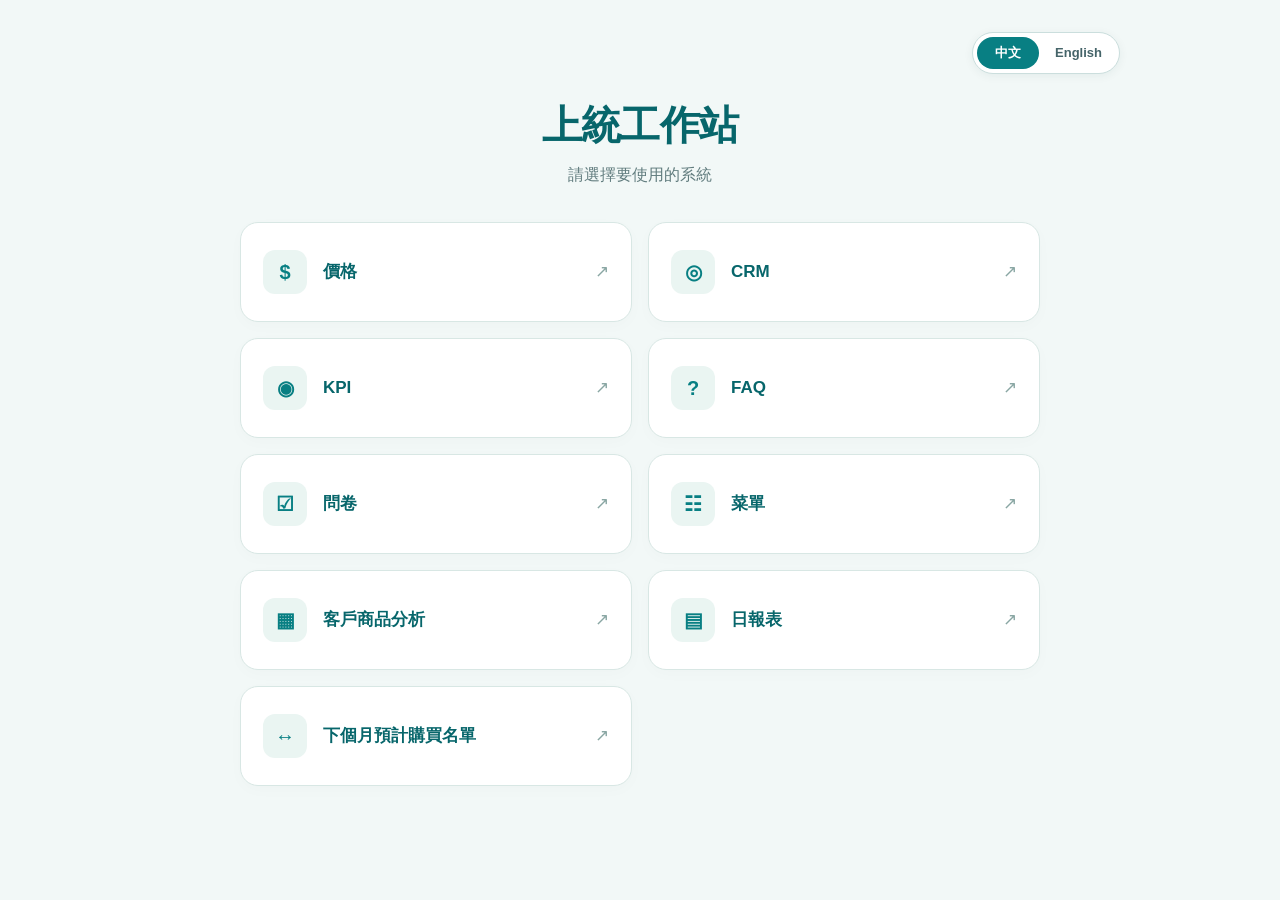
<file: index.html>
<!DOCTYPE html>
<html lang="zh-Hant">
<head>
  <meta charset="UTF-8">
  <meta name="viewport" content="width=device-width, initial-scale=1.0">
  <title>上統工作站</title>
  <style>
    :root { --brand: #087f83; --brand-dark: #07666b; --green: #69a84f; }
    * { box-sizing: border-box; }
    body { font-family: Arial, "Noto Sans TC", sans-serif; background: #f2f8f7; margin: 0; padding: 32px 24px 60px; text-align: center; color: #214448; }
    h1 { color: var(--brand-dark); margin: 0 0 12px; font-size: clamp(28px, 4vw, 40px); letter-spacing: -.02em; }
    body > p { margin: 0; color: #617c7e; font-size: 16px; }
    .buttons { max-width: 800px; margin: 36px auto; display: grid; grid-template-columns: repeat(2, minmax(0, 1fr)); gap: 16px; }
    .buttons button { display: flex; align-items: center; gap: 16px; min-height: 100px; padding: 22px; border: 1px solid #d8e7e4; border-radius: 18px; background: #fff; color: var(--brand-dark); font: 600 17px/1.45 Arial, "Noto Sans TC", sans-serif; text-align: left; cursor: pointer; box-shadow: 0 4px 16px #163f4205; transition: transform .18s, box-shadow .18s, border-color .18s; }
    .buttons button::before { content: attr(data-icon); display: grid; place-items: center; flex: 0 0 44px; height: 44px; border-radius: 12px; background: #eaf5f2; color: var(--brand); font-size: 20px; }
    .buttons button::after { content: '↗'; margin-left: auto; color: #89a6a3; font-weight: 400; }
    .buttons button:hover { border-color: var(--brand); transform: translateY(-2px); box-shadow: 0 8px 24px #163f4212; }
    .buttons button:focus-visible { outline: 3px solid var(--green); outline-offset: 4px; }
    @media (max-width: 580px) { body { padding: 24px 16px 40px; } .buttons { grid-template-columns: 1fr; gap: 12px; margin-top: 28px; } .buttons button { min-height: 84px; padding: 18px; } }
  </style>
  <link rel="stylesheet" href="assets/language.css">
  <script src="assets/translations.js" defer></script>
  <script src="assets/language.js" defer></script>
</head>
<body>
  <h1>上統工作站</h1>
  <p>請選擇要使用的系統</p>

  <div class="buttons">
    <button data-icon="$" onclick="window.open('https://script.google.com/macros/s/AKfycbwCioEQYFitxvLEmnjasrtj_-B_gKmwBdz3m9M8xnmW9ylA4Ex4HEtyQZWLf-8enHo/exec', '_blank', 'noopener')">價格</button>
    <button data-icon="◎" onclick="window.open('https://script.google.com/macros/s/AKfycbyzbKb074pIuFVV-6l3BO-Otvvvb2ksS3odGlSRsIraxzGRMFpjnkkMB5Ir7YmHoQtGKw/exec', '_blank', 'noopener')">CRM</button>
    <button data-icon="◉" onclick="window.open('https://script.google.com/macros/s/AKfycbwW57HW825X_5Eb1ddZXQG21Dqjc8FTM6qjdfpbDjvj-jJTwbziXavlzaj8PdIb9ogyEQ/exec', '_blank', 'noopener')">KPI</button>
    <button data-icon="?" onclick="window.open('https://www.hx-i.com/html/index.html', '_blank', 'noopener')">FAQ</button>
    <button data-icon="☑" onclick="window.open('https://script.google.com/macros/s/AKfycbzyP0wIcHuWPTXY4xwUPrjEaqGlSnEEOND69hqtXkCZPGHAIo4xSu9I6m9d8SC6uNC7/exec', '_blank', 'noopener')">問卷</button>
    <button data-icon="☷" onclick="window.open('./課程202511/cover.html', '_blank', 'noopener')">菜單</button>
    <button data-icon="▦" onclick="window.open('https://datastudio.google.com/reporting/30a73c37-b9f3-465e-9418-e8f34ef77d5e', '_blank', 'noopener')">客戶商品分析</button>
    <button data-icon="▤" onclick="window.open('https://datastudio.google.com/reporting/1360d9f2-2ab8-49f7-ae7d-6ab8a717257a', '_blank', 'noopener')">日報表</button>
    <button data-icon="↔" onclick="window.open('https://datastudio.google.com/u/0/reporting/3d8e63d2-e32f-4276-876f-924767b699a8/page/HgqBG/edit', '_blank', 'noopener')">下個月預計購買名單</button>
</div>
</body>
</html>
</file>
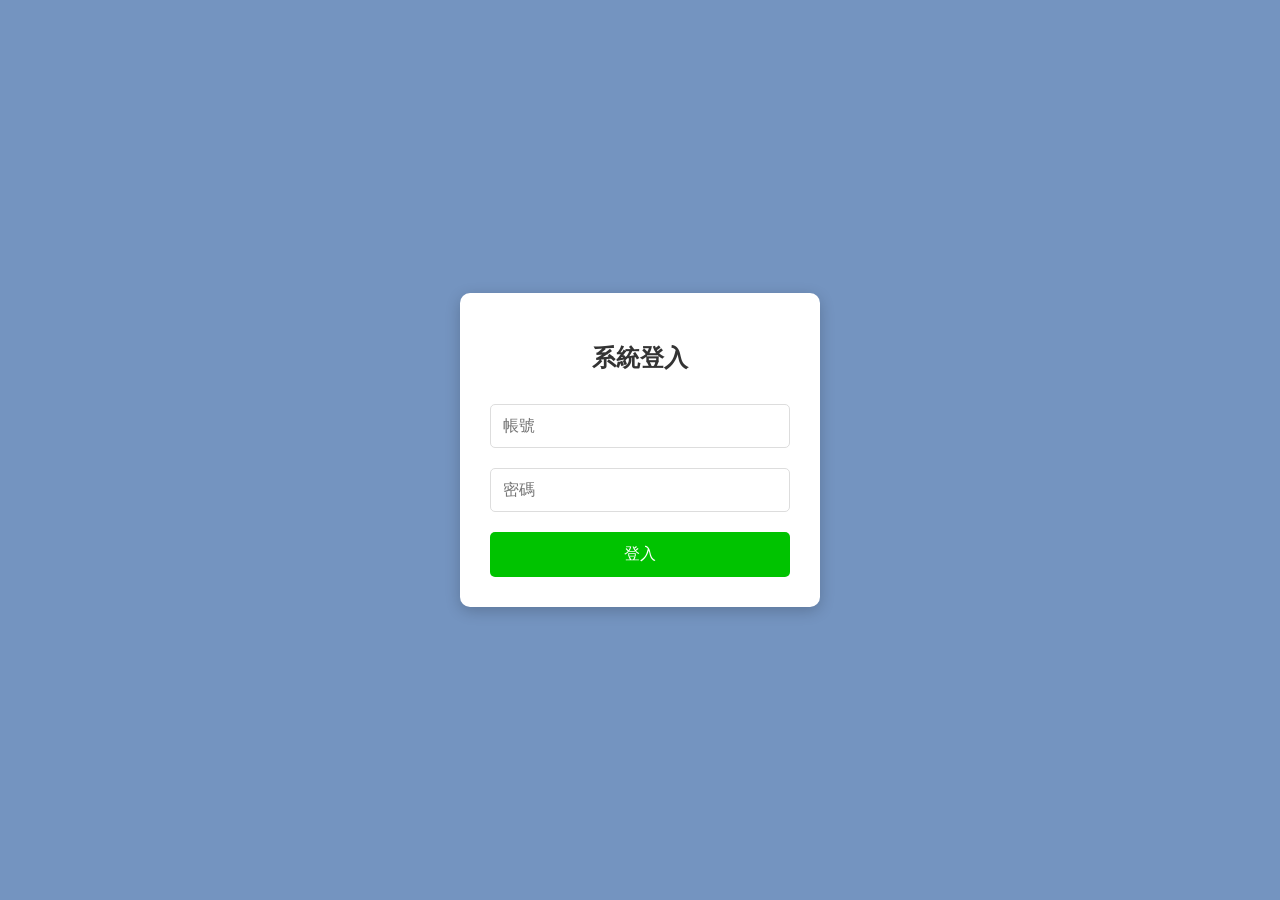
<file: faq/index.html>
<!DOCTYPE html>
<html lang="zh-TW">
<head>
    <meta charset="UTF-8">
    <meta name="viewport" content="width=device-width, initial-scale=1.0">
    <title>上統 智能聊天</title>
    <style>
        body { font-family: "Microsoft JhengHei", sans-serif; background: #7494c0; margin: 0; display: flex; justify-content: center; align-items: center; height: 100vh; }
        
        /* 登入區塊 */
        #login-section { background: white; padding: 30px; border-radius: 10px; box-shadow: 0 4px 15px rgba(0,0,0,0.2); width: 300px; text-align: center; }
        #login-section h2 { margin-bottom: 20px; color: #333; }
        .login-input { width: 100%; padding: 12px; margin: 10px 0; border: 1px solid #ddd; border-radius: 5px; box-sizing: border-box; font-size: 16px; }
        #login-btn { width: 100%; padding: 12px; background: #00c300; color: white; border: none; border-radius: 5px; cursor: pointer; font-size: 16px; margin-top: 10px; }
        #login-btn:hover { background: #00a300; }
        #error-msg { color: red; font-size: 14px; margin-top: 10px; display: none; }

        /* 聊天室區塊 - 寬版 800px */
        #chat-section { display: none; width: 60%; height: 600px; background: white; flex-direction: column; border-radius: 10px; box-shadow: 0 4px 15px rgba(0,0,0,0.2); overflow: hidden; }
        #chat-header { background: #35495e; color: white; padding: 15px; font-weight: bold; text-align: center; font-size: 18px; }
        #messages { flex: 1; padding: 20px; overflow-y: auto; display: flex; flex-direction: column; gap: 15px; background: #ededed; }
        
        /* 訊息氣泡 */
        .msg { padding: 10px 15px; border-radius: 10px; max-width: 75%; line-height: 1.5; word-wrap: break-word; font-size: 15px; position: relative; }
        .user { align-self: flex-end; background: #cef9cf; border-top-right-radius: 0; box-shadow: 1px 1px 2px rgba(0,0,0,0.1); }
        .bot { align-self: flex-start; background: white; border-top-left-radius: 0; box-shadow: 1px 1px 2px rgba(0,0,0,0.1); }

        /* 輸入區 */
        #input-area { display: flex; padding: 20px; background: white; border-top: 1px solid #ddd; }
        #user-input { flex: 1; padding: 12px; border: 1px solid #ccc; border-radius: 5px; outline: none; font-size: 16px; }
        #send-btn { margin-left: 10px; padding: 0 30px; background: #00c300; color: white; border: none; border-radius: 5px; cursor: pointer; font-size: 16px; }
    </style>
</head>
<body>

    <div id="login-section">
        <h2>系統登入</h2>
        <input type="text" id="username" class="login-input" placeholder="帳號" 
               onkeypress="if(event.key === 'Enter') document.getElementById('password').focus()">
        
        <input type="password" id="password" class="login-input" placeholder="密碼" 
               onkeypress="if(event.key === 'Enter') checkLogin()">
        
        <button id="login-btn" onclick="checkLogin()">登入</button>
        <p id="error-msg">帳號或密碼錯誤！</p>
    </div>

    <div id="chat-section">
        <div id="chat-header">上統 智能聊天</div>
        <div id="messages"></div>
        <div id="input-area">
            <input type="text" id="user-input" placeholder="請輸入訊息..." 
                   onkeypress="if(event.key === 'Enter') sendMessage()">
            <button id="send-btn" onclick="sendMessage()">送出</button>
        </div>
    </div>

    <script>
        // --- 設定區 ---
        const VALID_USER = "1";
        const VALID_PASS = "1";
        // 請確保 B 主機 IP 與 n8n 連結正確
        const N8N_URL = "http://192.168.1.111:5678/webhook/chat"; 

        // --- 登入邏輯 ---
        function checkLogin() {
            const u = document.getElementById('username').value;
            const p = document.getElementById('password').value;
            const error = document.getElementById('error-msg');

            if (u === VALID_USER && p === VALID_PASS) {
                document.getElementById('login-section').style.display = 'none';
                document.getElementById('chat-section').style.display = 'flex';
                document.getElementById('user-input').focus(); // 登入後自動 focus 聊天輸入框
            } else {
                error.style.display = 'block';
                document.getElementById('password').value = ''; // 錯了就清空密碼
            }
        }

     // --- 聊天邏輯 ---
        async function sendMessage() {
            const input = document.getElementById('user-input');
            const text = input.value.trim();

            if (!text) return;

            // 顯示使用者訊息
            appendMessage('user', text);
            input.value = '';

            try {
                const response = await fetch(N8N_URL, {
                    method: 'POST',
                    headers: {
                        'Content-Type': 'application/json'
                    },
                    body: JSON.stringify({
                        chatInput: text,
                        user: VALID_USER,
                        timestamp: new Date().toISOString(),
                        sessionId: "user_001"
                    })
                });

                if (!response.ok) {
                    throw new Error(`n8n 無回應，HTTP ${response.status}`);
                }

                const data = await response.json();

                console.log("n8n 回傳：", data);

                // =========================
                // 食譜
                // =========================
                if (
                    data.type === "recipe" &&
                    data.found === true &&
                    data.url
                ) {
                    appendLinkMessage(
                        data.reply,
                        data.url,
                        "查看食譜"
                    );
                    return;
                }

                // =========================
                // 開店預算 / 文件
                // =========================
                if (
                    data.type === "document" &&
                    data.found === true &&
                    data.url
                ) {
                    appendLinkMessage(
                        data.reply,
                        data.url,
                        "查看文件"
                    );
                    return;
                }

                // =========================
                // 一般 FAQ / 閒聊 / Other
                // 或是食譜、文件沒有找到
                // =========================
                appendMessage(
                    'bot',
                    data.reply || "訊息已收到，但 n8n 尚未回覆內容。"
                );

            } catch (err) {
                console.error("聊天系統錯誤：", err);

                appendMessage(
                    'bot',
                    "系統連線異常，請確認 n8n 是否啟動，以及 Webhook 網址是否正確。"
                );
            }
        }


        // =============================
        // 一般文字訊息
        // =============================
        function appendMessage(sender, text) {
            const msgDiv = document.getElementById('messages');

            const div = document.createElement('div');
            div.className = `msg ${sender}`;
            div.innerText = text;

            msgDiv.appendChild(div);
            msgDiv.scrollTop = msgDiv.scrollHeight;
        }


        // =============================
        // 有連結的訊息
        // 食譜與文件共用
        // =============================
        function appendLinkMessage(text, url, buttonText) {
            const msgDiv = document.getElementById('messages');

            const div = document.createElement('div');
            div.className = 'msg bot';

            // 回覆文字
            const textDiv = document.createElement('div');
            textDiv.innerText = text;
            div.appendChild(textDiv);

            // 連結按鈕
            const link = document.createElement('a');

            link.href = url;
            link.target = '_blank';
            link.rel = 'noopener noreferrer';
            link.innerText = buttonText;

            link.style.display = 'inline-block';
            link.style.marginTop = '10px';
            link.style.padding = '8px 14px';
            link.style.background = '#4CAF50';
            link.style.color = '#FFFFFF';
            link.style.textDecoration = 'none';
            link.style.borderRadius = '6px';
            link.style.fontSize = '14px';
            link.style.cursor = 'pointer';

            div.appendChild(link);

            msgDiv.appendChild(div);
            msgDiv.scrollTop = msgDiv.scrollHeight;
        }
    </script>
</body>
</html>
</file>
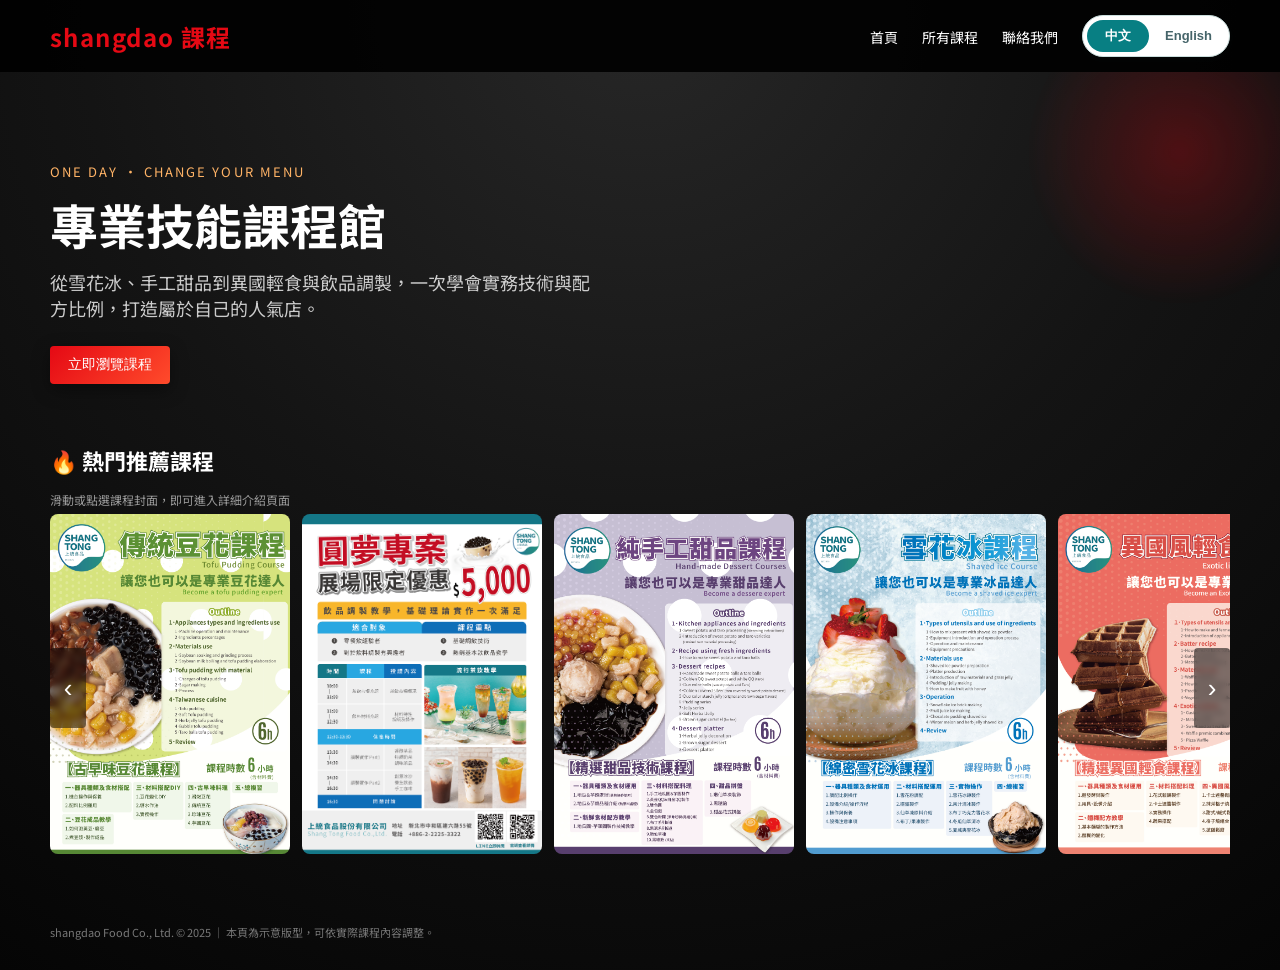
<file: 課程202511/cover.html>
<!DOCTYPE html>
<html lang="zh-TW">
<head>
    <meta charset="UTF-8">
    <meta name="viewport" content="width=device-width, initial-scale=1.0">
    <title>上統食品 - 課程選單</title>
    <link href="https://fonts.googleapis.com/css2?family=Noto+Sans+TC:wght@400;700&display=swap" rel="stylesheet">
    <style>
        /* ========== 基本重置 ========== */
        * {
            box-sizing: border-box;
            margin: 0;
            padding: 0;
        }

        body {
            background: radial-gradient(circle at top, #272727 0, #141414 48%, #050505 100%);
            color: #fff;
            font-family: 'Noto Sans TC', sans-serif;
            min-height: 100vh;
        }

        a {
            color: inherit;
            text-decoration: none;
        }

        /* ========== 導航列 ========== */
        .navbar {
            display: flex;
            justify-content: space-between;
            align-items: center;
            padding: 15px 50px;
            background-color: rgba(0, 0, 0, 0.9);
            position: sticky;
            top: 0;
            z-index: 1000;
            transition: box-shadow 0.3s ease, background-color 0.3s ease;
        }

        .navbar.scrolled {
            box-shadow: 0 4px 15px rgba(0,0,0,0.6);
            background-color: rgba(0, 0, 0, 0.98);
        }

        .logo {
            color: #E50914;
            font-size: 24px;
            font-weight: 700;
            letter-spacing: 0.06em;
        }

        .navbar nav a {
            margin-left: 20px;
            font-size: 14px;
            position: relative;
        }

        .navbar nav a::after {
            content: "";
            position: absolute;
            left: 0;
            bottom: -4px;
            width: 0;
            height: 2px;
            background-color: #E50914;
            transition: width 0.25s ease;
        }

        .navbar nav a:hover::after {
            width: 100%;
        }

        /* ========== Hero Section ========== */
        .hero-section {
            padding: 90px 50px 40px 50px;
            position: relative;
            overflow: hidden;
        }

        .hero-bg-glow {
            position: absolute;
            top: -100px;
            right: -80px;
            width: 360px;
            height: 360px;
            background: radial-gradient(circle, rgba(229,9,20,0.4), transparent 60%);
            opacity: 0.7;
            pointer-events: none;
            filter: blur(4px);
        }

        .hero-section h1 {
            font-size: 48px;
            margin-bottom: 10px;
            animation: heroGlow 3s ease-in-out infinite alternate;
        }

        .hero-section p {
            font-size: 18px;
            color: #ccc;
            max-width: 540px;
            margin-bottom: 25px;
        }

        .hero-tagline {
            font-size: 13px;
            color: #ffb366;
            letter-spacing: 0.16em;
            text-transform: uppercase;
            margin-bottom: 8px;
        }

        .hero-btns {
            display: flex;
            gap: 12px;
            margin-top: 10px;
        }

        .btn-primary {
            border-radius: 4px;
            padding: 10px 18px;
            font-size: 14px;
            display: inline-flex;
            align-items: center;
            gap: 8px;
            cursor: pointer;
            border: none;
            background: linear-gradient(135deg, #E50914, #ff4b2b);
            color: #fff;
            box-shadow: 0 6px 18px rgba(0,0,0,0.4);
        }

        .btn-primary:hover {
            filter: brightness(1.06);
            transform: translateY(-1px);
        }

        @keyframes heroGlow {
            from { text-shadow: 0 0 4px rgba(255,255,255,0.2); }
            to   { text-shadow: 0 0 16px rgba(255,255,255,0.4); }
        }

        /* ========== 課程 Row ========== */
        .course-row {
            padding: 10px 0 40px 0;
            margin-top: 10px;
        }

        .course-row-header {
            display: flex;
            align-items: baseline;
            justify-content: space-between;
            padding: 0 50px;
        }

        .course-row h2 {
            font-size: 22px;
            margin-bottom: 10px;
        }

        .course-row span.row-subtitle {
            font-size: 12px;
            color: #999;
        }

        .row-wrapper {
            position: relative;
            padding: 4px 50px 0 50px;
        }

        .row-posters {
            display: flex;
            overflow-x: auto;
            overflow-y: hidden;
            gap: 12px;
            scroll-behavior: smooth;
            padding-bottom: 12px;
        }

        .row-posters::-webkit-scrollbar {
            display: none;
        }
        .row-posters {
            -ms-overflow-style: none;
            scrollbar-width: none;
        }

        .row-arrow {
            position: absolute;
            top: 50%;
            transform: translateY(-50%);
            width: 36px;
            height: 80px;
            border-radius: 4px;
            border: none;
            background: rgba(0,0,0,0.5);
            color: #fff;
            font-size: 26px;
            cursor: pointer;
            display: flex;
            align-items: center;
            justify-content: center;
            backdrop-filter: blur(3px);
            transition: background 0.2s, transform 0.2s;
            z-index: 10;
        }

        .row-arrow:hover {
            background: rgba(0,0,0,0.8);
            transform: translateY(-50%) scale(1.05);
        }

        .row-arrow.left  { left: 50px; }
        .row-arrow.right { right: 50px; }

        @media (max-width: 768px) {
            .row-arrow {
                display: none;
            }
        }

        /* ========== 課程卡片 ========== */
        .poster {
            min-width: 240px;
            max-width: 240px;
            height: 340px;
            cursor: pointer;
            transition: transform 0.3s ease, box-shadow 0.3s ease, filter 0.3s ease;
            overflow: hidden;
            border-radius: 8px;
            position: relative;
            background: #222;
        }

        .poster img {
            width: 100%;
            height: 100%;
            object-fit: cover;
            display: block;
            transform: scale(1.01);
            transition: transform 0.35s ease;
        }

        .poster:hover {
            transform: translateY(-6px) scale(1.04);
            z-index: 10;
            box-shadow: 0 14px 30px rgba(0,0,0,0.75);
        }

        .poster:hover img {
            transform: scale(1.08);
        }

        .poster-gradient {
            position: absolute;
            inset: 0;
            background: linear-gradient(to top, rgba(0,0,0,0.88), rgba(0,0,0,0.05) 55%);
            opacity: 0;
            transition: opacity 0.3s ease;
        }

        .poster:hover .poster-gradient {
            opacity: 1;
        }

        .poster-info {
            position: absolute;
            left: 12px;
            bottom: 12px;
            right: 12px;
            opacity: 0;
            transform: translateY(12px);
            transition: opacity 0.3s ease, transform 0.3s ease;
            font-size: 13px;
        }

        .poster-title {
            font-size: 15px;
            font-weight: 700;
            margin-bottom: 4px;
        }

        .poster-meta {
            font-size: 11px;
            color: #ccc;
            margin-bottom: 6px;
        }

        .poster-tag {
            display: inline-block;
            font-size: 10px;
            padding: 2px 7px;
            border-radius: 999px;
            border: 1px solid rgba(255,255,255,0.4);
            margin-right: 4px;
            margin-bottom: 3px;
        }

        .poster:hover .poster-info {
            opacity: 1;
            transform: translateY(0);
        }

        .badge-duration {
            position: absolute;
            top: 8px;
            right: 8px;
            background: rgba(229,9,20,0.9);
            color: #fff;
            padding: 4px 8px;
            border-radius: 999px;
            font-size: 11px;
            font-weight: 700;
            box-shadow: 0 0 10px rgba(0,0,0,0.6);
        }

        /* 浮動效果 */
        .poster:nth-child(2n) {
            animation: floatCard 5s ease-in-out infinite alternate;
        }
        .poster:nth-child(2n+1) {
            animation: floatCard 6s ease-in-out infinite alternate;
        }

        @keyframes floatCard {
            from { transform: translateY(0); }
            to   { transform: translateY(-4px); }
        }

        .poster:hover {
            animation: none;
        }

        footer {
            padding: 18px 50px 30px 50px;
            font-size: 11px;
            color: #777;
        }

        @media (max-width: 768px) {
            .navbar {
                padding: 12px 20px;
            }

            .hero-section {
                padding: 70px 20px 30px 20px;
            }

            .course-row-header,
            .row-wrapper {
                padding: 0 20px;
            }

            .poster {
                min-width: 72vw;
                max-width: 72vw;
            }
        }
    </style>
  <link rel="stylesheet" href="../assets/language.css">
  <script src="../assets/translations.js" defer></script>
  <script src="../assets/language.js" defer></script>
</head>
<body>

<header class="navbar" id="navbar">
    <div class="logo">shangdao 課程</div>
    <nav>
        <a href="#">首頁</a>
        <a href="#">所有課程</a>
        <a href="#">聯絡我們</a>
    </nav>
</header>

<div class="main-content">
    <div class="hero-section">
        <div class="hero-bg-glow"></div>
        <div class="hero-tagline">ONE DAY • CHANGE YOUR MENU</div>
        <h1>專業技能課程館</h1>
        <p>從雪花冰、手工甜品到異國輕食與飲品調製，一次學會實務技術與配方比例，打造屬於自己的人氣店。</p>
        
        <!-- ⭐ 只保留一顆按鈕 ⭐ -->
        <div class="hero-btns">
            <button class="btn-primary" onclick="scrollToCourses()">
                立即瀏覽課程
            </button>
        </div>
    </div>

    <section class="course-row" id="course-row">
        <div class="course-row-header">
            <div>
                <h2>🔥 熱門推薦課程</h2>
                <span class="row-subtitle">滑動或點選課程封面，即可進入詳細介紹頁面</span>
            </div>
        </div>

        <div class="row-wrapper">
            <button class="row-arrow left"  aria-label="上一排" onclick="scrollRow(-1)">&#8249;</button>
            <button class="row-arrow right" aria-label="下一排" onclick="scrollRow(1)">&#8250;</button>

            <div class="row-posters" id="course-list">

                <!-- 1 傳統豆花課程 -->
                <div class="poster" data-course-id="tofu" onclick="navigateToCourse('tofu')">
                    <span class="badge-duration">6h</span>
                    <img src="雪花冰一天課程_1.png" alt="傳統豆花課程">
                    <div class="poster-gradient"></div>
                    <div class="poster-info">
                        <div class="poster-title">古早味豆花課程</div>
                        <div class="poster-meta">豆漿研磨、糖水製作、各式豆花配料</div>
                        <span class="poster-tag">豆花</span>
                        <span class="poster-tag">傳統甜品</span>
                    </div>
                </div>

                <!-- 2 圓夢 5000 專案 -->
                <div class="poster" data-course-id="bubble-tea-5000" onclick="navigateToCourse('bubble-tea-5000')">
                    <span class="badge-duration">1 day</span>
                    <img src="202012124_CS6_圓夢5000_001_發印_框_工作區域 1.png" alt="圓夢專案 - 飲品調製">
                    <div class="poster-gradient"></div>
                    <div class="poster-info">
                        <div class="poster-title">圓夢專案 - 調飲速成班</div>
                        <div class="poster-meta">從茶飲市場到飲品實作，一天打好基礎。</div>
                        <span class="poster-tag">飲品入門</span>
                        <span class="poster-tag">創業準備</span>
                    </div>
                </div>

                <!-- 3 純手工甜品課程 -->
                <div class="poster" data-course-id="dessert" onclick="navigateToCourse('dessert')">
                    <span class="badge-duration">6h</span>
                    <img src="甜品一天課程_1.png" alt="純手工甜品課程">
                    <div class="poster-gradient"></div>
                    <div class="poster-info">
                        <div class="poster-title">純手工甜品課程</div>
                        <div class="poster-meta">番薯圓、芋圓、仙草凍與古早味甜湯一次學。</div>
                        <span class="poster-tag">Q 彈芋圓</span>
                        <span class="poster-tag">熱銷甜品</span>
                    </div>
                </div>

                <!-- 4 雪花冰課程 -->
                <div class="poster" data-course-id="shaved-ice" onclick="navigateToCourse('shaved-ice')">
                    <span class="badge-duration">6h</span>
                    <img src="雪花氷一天_0.png" alt="雪花冰課程">
                    <div class="poster-gradient"></div>
                    <div class="poster-info">
                        <div class="poster-title">綿密雪花冰課程</div>
                        <div class="poster-meta">冰磚配方、裝飾擺盤與多款雪花冰實作。</div>
                        <span class="poster-tag">夏季必備</span>
                        <span class="poster-tag">冰品</span>
                    </div>
                </div>

                <!-- 5 異國風輕食課程 -->
                <div class="poster" data-course-id="light-meal" onclick="navigateToCourse('light-meal')">
                    <span class="badge-duration">6h</span>
                    <img src="異國風情_0.png" alt="異國風輕食課程">
                    <div class="poster-gradient"></div>
                    <div class="poster-info">
                        <div class="poster-title">精選異國輕食課程</div>
                        <div class="poster-meta">鬆餅麵糊、卡士達、甜鹹組合一次掌握。</div>
                        <span class="poster-tag">鬆餅</span>
                        <span class="poster-tag">輕食</span>
                    </div>
                </div>

                <!-- 6 珍珠奶茶課程 -->
                <div class="poster" data-course-id="bubble-tea-pro" onclick="navigateToCourse('bubble-tea-pro')">
                    <span class="badge-duration">6–18h</span>
                    <img src="珍奶專案課程三天_1.png" alt="珍珠奶茶課程">
                    <div class="poster-gradient"></div>
                    <div class="poster-info">
                        <div class="poster-title">Q 軟珍珠奶茶課程</div>
                        <div class="poster-meta">珍珠熬煮、茶湯比例與多款奶飲配方。</div>
                        <span class="poster-tag">珍奶</span>
                        <span class="poster-tag">飲品專班</span>
                    </div>
                </div>

            </div>
        </div>
    </section>
</div>

<footer>
    shangdao Food Co., Ltd. © 2025 ｜ 本頁為示意版型，可依實際課程內容調整。
</footer>

<script>
    // 捲動時給 navbar 加陰影
    const navbar = document.getElementById('navbar');
    window.addEventListener('scroll', () => {
        if (window.scrollY > 10) {
            navbar.classList.add('scrolled');
        } else {
            navbar.classList.remove('scrolled');
        }
    });

    // Hero 按鈕滾動到課程區
    function scrollToCourses() {
        const courseRow = document.getElementById('course-row');
        courseRow.scrollIntoView({ behavior: 'smooth' });
    }

    // 左右箭頭控制橫向捲動
    function scrollRow(direction) {
        const row = document.getElementById('course-list');
        const poster = row.querySelector('.poster');
        const cardWidth = poster ? poster.getBoundingClientRect().width + 12 : 260;
        row.scrollBy({ left: direction * cardWidth * 2, behavior: 'smooth' });
    }

    // 點擊跳轉課程
    function navigateToCourse(courseId) {
        const courseUrls = {
            'tofu': './Douhua/Douhua.html',
            'bubble-tea-5000': './Dream/Dream.html',
            'dessert': './Desert/Desert.html',
            'shaved-ice': './Ice/Ice.html',
            'light-meal': './Meal/Meal.html',
            'bubble-tea-pro': './Bubble/Bubble.html'
        };

        const url = courseUrls[courseId];
        if (url) {
            window.location.href = url;
        } else {
            alert('課程頁面尚未建立，ID: ' + courseId);
        }
    }
</script>

</body>
</html>
</file>
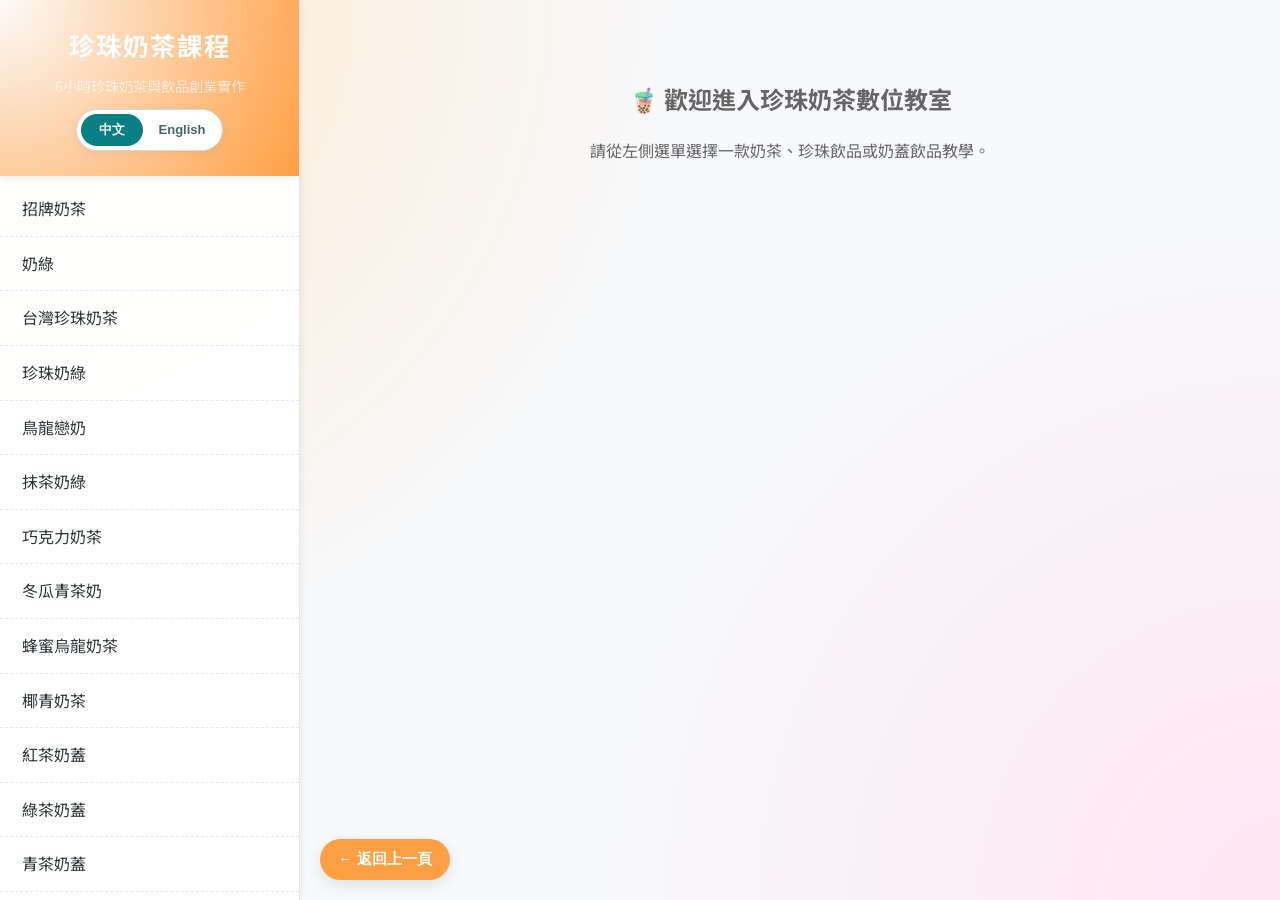
<file: 課程202511/Bubble/Bubble.html>
<!DOCTYPE html>
<html lang="zh-TW">
<head>
    <meta charset="UTF-8">
    <meta name="viewport" content="width=device-width, initial-scale=1.0">
    <title>珍珠奶茶課程 - 互動教學系統</title>
    <link href="https://fonts.googleapis.com/css2?family=Noto+Sans+TC:wght@300;400;700&display=swap" rel="stylesheet">
    <style>
        /* 基本變數 */
        :root {
            --primary: #ff9f43; /* 上統食品Logo色系 */
            --primary-light: #fff3e0;
            --primary-dark: #ff851f;
            --secondary: #ff9f43;
            --secondary-dark: #ff7f27;
            --dark: #2d3436;
            --light: #f7f9fc;
            --gray: #dfe6e9;
            --text-color: #4a4a4a;
            --shadow-light: 0 2px 8px rgba(0,0,0,0.08);
            --shadow-medium: 0 5px 15px rgba(0,0,0,0.1);
        }

        /* 全局樣式 */
        body {
            font-family: 'Noto Sans TC', "Helvetica Neue", Helvetica, Arial, sans-serif;
            margin: 0;
            padding: 0;
            background:
              radial-gradient(circle at 0% 0%, #ffe8cc 0, transparent 45%),
              radial-gradient(circle at 100% 100%, #ffe5f0 0, transparent 45%),
              var(--light);
            color: var(--text-color);
            display: flex;
            height: 100vh;
            overflow: hidden;
            font-size: 16px;
            line-height: 1.6;
        }

        /* 美化捲軸 */
        ::-webkit-scrollbar { width: 8px; }
        ::-webkit-scrollbar-track { background: transparent; }
        ::-webkit-scrollbar-thumb { background: var(--gray); border-radius: 10px; }
        ::-webkit-scrollbar-thumb:hover { background: #b0b0b0; }

        /* 側邊導航 */
        .sidebar {
            width: 300px;
            background: rgba(255,255,255,0.96);
            border-right: 1px solid var(--gray);
            display: flex;
            flex-direction: column;
            overflow-y: auto;
            box-shadow: var(--shadow-light);
            z-index: 10;
            backdrop-filter: blur(8px);
        }

        .brand {
            padding: 25px 20px;
            background: radial-gradient(circle at 0 0, #fcfaf9, #ff9f43);
            color: white;
            text-align: center;
            box-shadow: var(--shadow-light);
            position: sticky;
            top: 0;
            z-index: 2;
        }

        .brand h1 { margin: 0; font-size: 1.6rem; font-weight: 700; letter-spacing: 1px; }
        .brand p { margin: 8px 0 0; font-size: 0.9rem; opacity: 0.9; font-weight: 300; }

        .nav-list { list-style: none; padding: 6px 0 10px; margin: 0; flex-grow: 1; }

        .nav-item {
            padding: 14px 22px;
            cursor: pointer;
            border-bottom: 1px dashed rgba(223,230,233,0.8);
            transition:
              background 0.18s ease-in-out,
              border-left 0.18s ease-in-out,
              transform 0.1s ease-out,
              box-shadow 0.18s ease-in-out;
            color: var(--dark);
            font-weight: 400;
        }

        .nav-item:hover {
            background-color: #fff7f0;
            color: var(--primary-dark);
            transform: translateX(2px);
            box-shadow: 0 2px 6px rgba(0,0,0,0.06);
        }

        .nav-item.active {
            background-color: var(--primary-light);
            border-left: 6px solid var(--primary);
            font-weight: 700;
            color: var(--primary);
            box-shadow: 0 2px 8px rgba(0,0,0,0.08);
        }

        /* 主內容區 */
        .main-content {
            flex: 1;
            padding: 30px;
            overflow-y: auto;
            background-color: transparent;
        }

        /* 容器淡入特效 */
        .recipe-wrapper {
            animation: fadeInUp 0.45s ease-out;
        }

        @keyframes fadeInUp {
            from {
                opacity: 0;
                transform: translateY(12px);
            }
            to {
                opacity: 1;
                transform: translateY(0);
            }
        }

        /* 圖片區塊樣式 */
        .recipe-banner {
            width: 100%;
            height: 280px;
            background: linear-gradient(135deg, #ffe7c3, #ffe9f5);
            border-radius: 15px;
            overflow: hidden;
            margin-bottom: 30px;
            display: flex;
            align-items: center;
            justify-content: center;
            position: relative;
            box-shadow: var(--shadow-medium);
            transition: transform 0.15s ease-out, box-shadow 0.15s ease-out;
        }

        .recipe-banner::after {
            content: "";
            position: absolute;
            inset: auto 0 0 0;
            height: 60px;
            background: linear-gradient(to top, rgba(0,0,0,0.32), transparent);
            pointer-events: none;
        }

        .recipe-banner:hover {
            transform: translateY(-2px);
            box-shadow: 0 12px 28px rgba(0,0,0,0.18);
        }

        .recipe-banner img {
            width: 100%;
            height: 100%;
            object-fit: cover;
            display: block;
        }

        /* 當圖片載入失敗時顯示的文字樣式 */
        .img-placeholder-text {
            position: absolute;
            color: #fefefe;
            font-size: 1.1rem;
            font-weight: bold;
            text-align: center;
            padding: 10px 16px;
            border-radius: 999px;
            background-color: rgba(0,0,0,0.35);
            box-shadow: 0 2px 10px rgba(0,0,0,0.25);
            pointer-events: none;
        }

        .recipe-header {
            display: flex; justify-content: space-between; align-items: center;
            border-bottom: 2px solid var(--gray); padding-bottom: 25px; margin-bottom: 30px;
            gap: 16px; flex-wrap: wrap;
        }

        .recipe-title h2 { margin: 0; font-size: 2.5rem; color: var(--dark); font-weight: 700; }
        .recipe-title small { font-size: 0.9rem; color: #888; letter-spacing: 0.5px; display: block; margin-bottom: 5px; }

        .portion-control {
            background: white; padding: 10px 22px; border-radius: 30px;
            box-shadow: var(--shadow-light); display: flex; align-items: center; gap: 10px; font-weight: 400;
            border: 1px solid rgba(223,230,233,0.9);
        }

        .portion-control label { color: var(--dark); }

        .portion-control input {
            width: 70px; padding: 8px; font-size: 1.1rem; text-align: center;
            border: 1px solid var(--gray); border-radius: 8px; transition: border-color 0.2s, box-shadow 0.2s, transform 0.1s;
        }
        .portion-control input:focus {
            outline: none; border-color: var(--secondary);
            box-shadow: 0 0 0 2px rgba(255,159,67,0.25);
            transform: translateY(-1px);
        }

        .grid-layout { display: grid; grid-template-columns: 1fr 2fr; gap: 30px; }

        /* 卡片通用樣式 */
        .card {
            background: rgba(255,255,255,0.96);
            padding: 30px;
            border-radius: 18px;
            box-shadow: var(--shadow-medium);
            margin-bottom: 20px;
            border: 1px solid rgba(255,255,255,0.8);
            backdrop-filter: blur(8px);
        }

        .card h3 {
            margin-top: 0; color: var(--primary);
            border-bottom: 2px solid var(--primary-light); padding-bottom: 15px; margin-bottom: 16px;
            font-size: 1.5rem; font-weight: 700;
        }

        .card .steps-card-title { display: none; }

        /* 食材列表 */
        .ingredient-list { list-style: none; padding: 0; }
        .ingredient-item {
            display: flex; justify-content: space-between; padding: 10px 5px;
            border-bottom: 1px dashed var(--gray); font-size: 1.05rem;
            border-radius: 10px;
            transition: background 0.15s ease-in-out, transform 0.08s ease-out;
        }
        .ingredient-item:last-child { border-bottom: none; }
        .ingredient-item:hover {
            background: #fff7f3;
            transform: translateY(-1px);
        }
        .amount { font-weight: 700; color: var(--primary); }

        /* 步驟/影片 標籤頁樣式 START */
        .tab-buttons {
            display: flex;
            border-bottom: 2px solid var(--gray);
            margin-bottom: 20px;
        }
        .tab-button {
            background: none;
            border: none;
            padding: 10px 15px;
            margin-right: 10px;
            cursor: pointer;
            font-size: 1.05rem;
            font-weight: 600;
            color: #888;
            border-bottom: 3px solid transparent;
            transition: color 0.2s, border-bottom-color 0.2s, transform 0.1s;
        }
        .tab-button:hover:not(.active) {
            color: var(--secondary-dark);
            transform: translateY(-1px);
        }
        .tab-button.active {
            color: var(--secondary);
            border-bottom: 3px solid var(--secondary);
        }
        .tab-content {
            display: none;
            padding-top: 10px;
            max-height: calc(100vh - 450px);
            overflow-y: auto;
        }
        .tab-content.active {
            display: block;
            animation: fadeInTab 0.3s ease-out;
        }

        @keyframes fadeInTab {
            from { opacity: 0; transform: translateY(4px); }
            to { opacity: 1; transform: translateY(0); }
        }

        /* 影片播放器容器 */
        .video-container {
            width: 100%;
            aspect-ratio: 16 / 9;
            border-radius: 10px;
            overflow: hidden;
            box-shadow: var(--shadow-medium);
            background-color: var(--dark);
        }
        .video-container iframe {
            width: 100%;
            height: 100%;
            border: none;
        }
        .no-video-message {
            text-align: center;
            padding: 50px 20px;
            color: #888;
            background-color: #f9f9f9;
            border-radius: 10px;
            margin-top: 20px;
        }
        /* 步驟/影片 標籤頁樣式 END */

        /* 步驟項目 */
        .step-item { margin-bottom: 20px; display: flex; gap: 12px; align-items: flex-start; padding-left: 5px; }
        .step-checkbox { min-width: 24px; min-height: 24px; margin-top: 4px; cursor: pointer; accent-color: var(--secondary); transform: scale(1.05); }
        .step-content { flex: 1; line-height: 1.7; font-size: 1.05rem; color: var(--text-color); padding: 4px 6px; border-radius: 10px; transition: background 0.15s, box-shadow 0.15s, transform 0.1s; }
        .step-content label { cursor: pointer; }

        .step-checkbox:checked + .step-content {
            background: #fff1df;
            box-shadow: 0 2px 6px rgba(0,0,0,0.06);
            transform: translateY(-1px);
        }
        .step-checkbox:checked + .step-content label {
            text-decoration: line-through;
            color: #e67e22;
        }

        /* 計時器 */
        .timer-btn {
            background-color: var(--secondary); color: white; border: none; padding: 10px 20px;
            border-radius: 25px; cursor: pointer; font-weight: bold; margin-top: 12px;
            display: inline-flex; align-items: center; gap: 8px; font-size: 0.95rem;
            transition: background-color 0.2s ease-in-out, transform 0.08s ease-out, box-shadow 0.2s;
            box-shadow: 0 4px 10px rgba(255,159,67,0.35);
        }
        .timer-btn:hover { background-color: var(--secondary-dark); transform: translateY(-1px); box-shadow: 0 6px 14px rgba(255,127,39,0.4); }
        .timer-btn:active { transform: translateY(0); box-shadow: 0 2px 6px rgba(0,0,0,0.2); }
        .timer-btn.running { background-color: #ff6b6b; box-shadow: 0 4px 10px rgba(255,107,107,0.4); }
        .timer-btn.running:hover { background-color: #e85c5c; }

        /* 左下角返回鍵 */
        .back-btn {
            position: fixed;
            left: 320px;
            bottom: 20px;
            z-index: 20;
            background-color: var(--primary);
            color: #fff;
            border: none;
            padding: 10px 18px;
            border-radius: 999px;
            font-size: 0.95rem;
            font-weight: 600;
            cursor: pointer;
            box-shadow: var(--shadow-medium);
            display: inline-flex;
            align-items: center;
            gap: 6px;
            transition: background-color 0.2s ease-in-out,
                        transform 0.08s ease-out,
                        box-shadow 0.2s ease-in-out;
        }

        .back-btn:hover {
            background-color: var(--primary-dark);
            transform: translateY(-1px);
            box-shadow: 0 8px 18px rgba(0,0,0,0.18);
        }

        .back-btn:active {
            transform: translateY(0);
            box-shadow: 0 3px 8px rgba(0,0,0,0.15);
        }

        /* 小螢幕時 sidebar 在上面，按鈕就回到真正左下角 */
        @media (max-width: 768px) {
            .back-btn {
                left: 20px;
                bottom: 20px;
            }
        }

        /* 響應式設計 */
        @media (max-width: 992px) {
            .grid-layout { grid-template-columns: 1fr; }
            .recipe-banner { height: 200px; }
            .tab-content { max-height: 400px; }
        }
        @media (max-width: 768px) {
            body { flex-direction: column; height: auto; overflow: auto; }
            .sidebar { width: 100%; height: auto; max-height: 150px; border-right: none; border-bottom: 1px solid var(--gray); }
            .nav-list { display: flex; overflow-x: auto; border-top: 1px solid var(--gray); }
            .nav-item { flex-shrink: 0; padding: 12px 15px; border-bottom: none; border-right: 1px solid var(--gray); text-align: center; white-space: nowrap; }
            .nav-item.active { border-left: none; border-bottom: 3px solid var(--primary); }
            .main-content { padding: 20px; }
            .tab-content { max-height: 300px; }
        }
    </style>
  <link rel="stylesheet" href="../../assets/language.css">
  <script src="../../assets/translations.js" defer></script>
  <script src="../../assets/language.js" defer></script>
</head>
<body>

    <div class="sidebar">
        <div class="brand">
            <h1>珍珠奶茶課程</h1>
            <p>6小時珍珠奶茶與飲品創業實作</p>
        </div>
        <ul class="nav-list" id="navList"></ul>
    </div>

    <div class="main-content">
        <div id="recipeContainer">
            <div style="text-align: center; margin-top: 50px; color: #666;">
                <h2>🧋 歡迎進入珍珠奶茶數位教室</h2>
                <p>請從左側選單選擇一款奶茶、珍珠飲品或奶蓋飲品教學。</p>
            </div>
        </div>
    </div>

    <!-- 左下角返回按鈕 -->
    <button class="back-btn" onclick="history.back()">
        ← 返回上一頁
    </button>

    <script>
        // 設定圖片路徑的前綴與後綴（如果有成品照可依照檔名補上）
        const IMG_PATH = "";
        const IMG_EXTENSION = ".jpg";

        // 依據「珍珠奶茶課程」文件整理出的飲品與步驟
        const recipes = [
            {
                id: 1,
                imgId: "img_01",
                videoUrl: "",
                name: "招牌奶茶",
                category: "經典奶茶",
                ingredients: [
                    { name: "302紅茶", base: 200, unit: "cc" },
                    { name: "果糖", base: 20, unit: "cc" },
                    { name: "特糖", base: 10, unit: "cc" },
                    { name: "濃醇奶精", base: 20, unit: "g" },
                    { name: "奶茶專用奶精", base: 10, unit: "g" },
                    { name: "冰塊", base: 1, unit: "杯（加至滿杯）" }
                ],
                steps: [
                    { text: "將302紅茶 200cc、果糖 20cc、特糖 10cc、濃醇奶精 20g、奶茶專用奶精 10g 依序倒入雪克杯。", timer: 0 },
                    { text: "加入冰塊至滿杯，充分雪克均勻後倒入杯中即可。", timer: 0 }
                ]
            },
            {
                id: 2,
                imgId: "img_02",
                videoUrl: "",
                name: "奶綠",
                category: "經典奶茶",
                ingredients: [
                    { name: "翠玉綠茶", base: 200, unit: "cc" },
                    { name: "果糖", base: 20, unit: "cc" },
                    { name: "特糖", base: 10, unit: "cc" },
                    { name: "濃醇奶精", base: 20, unit: "g" },
                    { name: "奶茶專用奶精", base: 10, unit: "g" },
                    { name: "冰塊", base: 1, unit: "杯（加至滿杯）" }
                ],
                steps: [
                    { text: "將翠玉綠茶 200cc、果糖 20cc、特糖 10cc、濃醇奶精 20g、奶茶專用奶精 10g 倒入雪克杯。", timer: 0 },
                    { text: "加入冰塊至滿杯，雪克均勻後倒入杯中成品。", timer: 0 }
                ]
            },
            {
                id: 3,
                imgId: "img_03",
                videoUrl: "",
                name: "台灣珍珠奶茶",
                category: "珍珠系列",
                ingredients: [
                    { name: "302紅茶", base: 200, unit: "cc" },
                    { name: "特糖", base: 20, unit: "cc" },
                    { name: "果糖", base: 10, unit: "cc" },
                    { name: "醇濃奶精", base: 20, unit: "g" },
                    { name: "奶茶專用奶精", base: 10, unit: "g" },
                    { name: "冰塊", base: 1, unit: "杯（加至滿杯）" },
                    { name: "珍珠", base: 1, unit: "勺" }
                ],
                steps: [
                    { text: "在雪克杯中加入302紅茶 200cc、特糖 20cc、果糖 10cc、醇濃奶精 20g、奶茶專用奶精 10g。", timer: 0 },
                    { text: "加入冰塊至滿杯後雪克均勻。", timer: 0 },
                    { text: "取杯子先放入 1 勺煮好的珍珠，再將雪克好的奶茶倒入即可。", timer: 0 }
                ]
            },
            {
                id: 4,
                imgId: "img_04",
                videoUrl: "",
                name: "珍珠奶綠",
                category: "珍珠系列",
                ingredients: [
                    { name: "翠玉綠茶", base: 200, unit: "cc" },
                    { name: "特糖", base: 20, unit: "cc" },
                    { name: "果糖", base: 10, unit: "cc" },
                    { name: "濃醇奶精", base: 20, unit: "g" },
                    { name: "奶茶專用奶精", base: 10, unit: "g" },
                    { name: "冰塊", base: 1, unit: "杯（加至滿杯）" },
                    { name: "珍珠", base: 1, unit: "勺" }
                ],
                steps: [
                    { text: "在雪克杯中加入翠玉綠茶 200cc、特糖 20cc、果糖 10cc、濃醇奶精 20g、奶茶專用奶精 10g。", timer: 0 },
                    { text: "加入冰塊至滿杯後雪克均勻。", timer: 0 },
                    { text: "杯中放入 1 勺珍珠，再倒入雪克好的奶綠即可。", timer: 0 }
                ]
            },
            {
                id: 5,
                imgId: "img_05",
                videoUrl: "",
                name: "鳥龍戀奶",
                category: "經典奶茶",
                ingredients: [
                    { name: "烏龍茶", base: 200, unit: "cc" },
                    { name: "特糖", base: 20, unit: "cc" },
                    { name: "果糖", base: 10, unit: "cc" },
                    { name: "濃醇奶精", base: 20, unit: "g" },
                    { name: "奶茶專用奶精", base: 10, unit: "g" },
                    { name: "冰塊", base: 1, unit: "杯（加至滿杯）" }
                ],
                steps: [
                    { text: "烏龍茶 200cc、特糖 20cc、果糖 10cc、濃醇奶精 20g、奶茶專用奶精 10g 倒入雪克杯。", timer: 0 },
                    { text: "加入冰塊至滿杯，雪克均勻後倒出即可。", timer: 0 }
                ]
            },
            {
                id: 6,
                imgId: "img_06",
                videoUrl: "",
                name: "抹茶奶綠",
                category: "風味奶茶",
                ingredients: [
                    { name: "綠茶", base: 200, unit: "cc" },
                    { name: "果糖", base: 20, unit: "cc" },
                    { name: "抹茶奶茶粉", base: 25, unit: "g" },
                    { name: "濃醇奶精", base: 10, unit: "g" },
                    { name: "奶茶專用奶精", base: 5, unit: "g" },
                    { name: "冰塊", base: 1, unit: "杯（加至滿杯）" }
                ],
                steps: [
                    { text: "綠茶 200cc 與果糖 20cc 倒入雪克杯。", timer: 0 },
                    { text: "加入抹茶奶茶粉 25g、濃醇奶精 10g、奶茶專用奶精 5g 攪拌溶解。", timer: 0 },
                    { text: "加入冰塊至滿杯後雪克均勻。", timer: 0 }
                ]
            },
            {
                id: 7,
                imgId: "img_07",
                videoUrl: "",
                name: "巧克力奶茶",
                category: "風味奶茶",
                ingredients: [
                    { name: "302紅茶", base: 200, unit: "cc" },
                    { name: "果糖", base: 30, unit: "cc" },
                    { name: "純巧克力粉", base: 10, unit: "g" },
                    { name: "濃醇奶精", base: 20, unit: "g" },
                    { name: "奶茶專用奶精", base: 10, unit: "g" },
                    { name: "冰塊", base: 1, unit: "杯（加至滿杯）" }
                ],
                steps: [
                    { text: "先以少量302紅茶將純巧克力粉 10g 攪拌溶解。", timer: 0 },
                    { text: "在雪克杯中加入302紅茶 200cc、果糖 30cc、已溶解的巧克力液、濃醇奶精 20g、奶茶專用奶精 10g。", timer: 0 },
                    { text: "加入冰塊至滿杯後雪克均勻即可。", timer: 0 }
                ]
            },
            {
                id: 8,
                imgId: "img_08",
                videoUrl: "",
                name: "冬瓜青茶奶",
                category: "風味奶茶",
                ingredients: [
                    { name: "青茶", base: 200, unit: "cc" },
                    { name: "冬瓜露", base: 40, unit: "cc" },
                    { name: "特糖", base: 30, unit: "cc" },
                    { name: "頂級奶精", base: 20, unit: "g" },
                    { name: "冰塊", base: 1, unit: "杯（加至滿杯）" }
                ],
                steps: [
                    { text: "青茶 200cc、冬瓜露 40cc、特糖 30cc、頂級奶精 20g 倒入雪克杯。", timer: 0 },
                    { text: "加入冰塊至滿杯，雪克均勻後倒入杯中。", timer: 0 }
                ]
            },
            {
                id: 9,
                imgId: "img_09",
                videoUrl: "",
                name: "蜂蜜烏龍奶茶",
                category: "風味奶茶",
                ingredients: [
                    { name: "烏龍茶", base: 200, unit: "cc" },
                    { name: "蜂蜜", base: 30, unit: "cc" },
                    { name: "特糖", base: 30, unit: "cc" },
                    { name: "頂級奶精", base: 20, unit: "g" },
                    { name: "冰塊", base: 1, unit: "杯（加至滿杯）" }
                ],
                steps: [
                    { text: "在雪克杯中加入烏龍茶 200cc、蜂蜜 30cc、特糖 30cc、頂級奶精 20g。", timer: 0 },
                    { text: "加入冰塊至滿杯後雪克均勻即可。", timer: 0 }
                ]
            },
            {
                id: 10,
                imgId: "img_10",
                videoUrl: "",
                name: "椰青奶茶",
                category: "風味奶茶",
                ingredients: [
                    { name: "青茶", base: 200, unit: "cc" },
                    { name: "特糖", base: 30, unit: "cc" },
                    { name: "椰子粉", base: 20, unit: "cc" },
                    { name: "頂級奶精", base: 10, unit: "g" },
                    { name: "冰塊", base: 1, unit: "杯（加至滿杯）" }
                ],
                steps: [
                    { text: "青茶 200cc、特糖 30cc、椰子粉 20cc、頂級奶精 10g 倒入雪克杯。", timer: 0 },
                    { text: "加入冰塊至滿杯，雪克至均勻起泡後倒入杯中。", timer: 0 }
                ]
            },
            {
                id: 11,
                imgId: "img_11",
                videoUrl: "",
                name: "紅茶奶蓋",
                category: "奶蓋系列",
                ingredients: [
                    { name: "302紅茶", base: 200, unit: "cc" },
                    { name: "特糖", base: 15, unit: "cc" },
                    { name: "果糖", base: 25, unit: "cc" },
                    { name: "冰塊", base: 0.8, unit: "杯（約8分滿）" },
                    { name: "奶蓋", base: 50, unit: "cc" }
                ],
                steps: [
                    { text: "在雪克杯中加入302紅茶 200cc、特糖 15cc、果糖 25cc。", timer: 0 },
                    { text: "加入冰塊至約 8 分滿，充分雪克後倒入杯中。", timer: 0 },
                    { text: "最後於表面鋪上 50cc 奶蓋即可。", timer: 0 }
                ]
            },
            {
                id: 12,
                imgId: "img_12",
                videoUrl: "",
                name: "綠茶奶蓋",
                category: "奶蓋系列",
                ingredients: [
                    { name: "茉綠香片（綠茶）", base: 200, unit: "cc" },
                    { name: "特糖", base: 15, unit: "cc" },
                    { name: "果糖", base: 25, unit: "cc" },
                    { name: "冰塊", base: 0.8, unit: "杯（約8分滿）" },
                    { name: "奶蓋", base: 50, unit: "cc" }
                ],
                steps: [
                    { text: "茉綠香片 200cc、特糖 15cc、果糖 25cc 倒入雪克杯。", timer: 0 },
                    { text: "加入冰塊至約 8 分滿雪克均勻，倒入杯中。", timer: 0 },
                    { text: "上層鋪上 50cc 奶蓋即可。", timer: 0 }
                ]
            },
            {
                id: 13,
                imgId: "img_13",
                videoUrl: "",
                name: "青茶奶蓋",
                category: "奶蓋系列",
                ingredients: [
                    { name: "四季春（青茶）", base: 200, unit: "cc" },
                    { name: "特糖", base: 15, unit: "cc" },
                    { name: "果糖", base: 25, unit: "cc" },
                    { name: "冰塊", base: 0.8, unit: "杯（約8分滿）" },
                    { name: "奶蓋", base: 50, unit: "cc" }
                ],
                steps: [
                    { text: "四季春 200cc、特糖 15cc、果糖 25cc 倒入雪克杯。", timer: 0 },
                    { text: "加入冰塊至約 8 分滿雪克均勻，倒入杯中。", timer: 0 },
                    { text: "最後鋪上 50cc 奶蓋完成。", timer: 0 }
                ]
            },
            {
                id: 14,
                imgId: "img_14",
                videoUrl: "",
                name: "烏龍奶蓋",
                category: "奶蓋系列",
                ingredients: [
                    { name: "烏龍茶", base: 200, unit: "cc" },
                    { name: "特糖", base: 15, unit: "cc" },
                    { name: "果糖", base: 25, unit: "cc" },
                    { name: "冰塊", base: 0.8, unit: "杯（約8分滿）" },
                    { name: "奶蓋", base: 50, unit: "cc" }
                ],
                steps: [
                    { text: "烏龍茶 200cc、特糖 15cc、果糖 25cc 放入雪克杯中。", timer: 0 },
                    { text: "加入冰塊至約 8 分滿，雪克後倒入杯子。", timer: 0 },
                    { text: "表面鋪上 50cc 奶蓋即完成。", timer: 0 }
                ]
            },
            {
                id: 15,
                imgId: "img_15",
                videoUrl: "",
                name: "抹茶奶蓋",
                category: "奶蓋系列",
                ingredients: [
                    { name: "熱水", base: 200, unit: "cc" },
                    { name: "抹茶原粉", base: 10, unit: "g" },
                    { name: "特糖", base: 15, unit: "cc" },
                    { name: "果糖", base: 25, unit: "cc" },
                    { name: "冰塊", base: 0.8, unit: "杯（約8分滿）" },
                    { name: "奶蓋", base: 50, unit: "cc" }
                ],
                steps: [
                    { text: "以熱水 200cc 將抹茶原粉 10g、特糖 15cc、果糖 25cc 攪拌均勻。", timer: 0 },
                    { text: "加入冰塊至約 8 分滿後雪克，倒入杯中。", timer: 0 },
                    { text: "上面鋪 50cc 奶蓋即可。", timer: 0 }
                ]
            },
            {
                id: 16,
                imgId: "img_16",
                videoUrl: "",
                name: "巧克力奶蓋",
                category: "奶蓋系列",
                ingredients: [
                    { name: "熱水", base: 100, unit: "cc" },
                    { name: "純巧克力粉", base: 10, unit: "g" },
                    { name: "果糖", base: 40, unit: "cc" },
                    { name: "冰塊", base: 0.8, unit: "杯（約8分滿）" },
                    { name: "奶蓋", base: 50, unit: "cc" }
                ],
                steps: [
                    { text: "以熱水 100cc 將純巧克力粉 10g、果糖 40cc 充分攪拌溶解。", timer: 0 },
                    { text: "加入冰塊至約 8 分滿後雪克，倒入杯中。", timer: 0 },
                    { text: "最後鋪上 50cc 奶蓋即可。", timer: 0 }
                ]
            },
            {
                id: 17,
                imgId: "img_17",
                videoUrl: "",
                name: "咖啡奶蓋",
                category: "奶蓋系列",
                ingredients: [
                    { name: "濃縮咖啡液", base: 100, unit: "cc" },
                    { name: "冷開水", base: 100, unit: "cc" },
                    { name: "特糖", base: 20, unit: "cc" },
                    { name: "冰塊", base: 0.8, unit: "杯（約8分滿）" },
                    { name: "奶蓋", base: 50, unit: "cc" }
                ],
                steps: [
                    { text: "濃縮咖啡液 100cc 與冷開水 100cc、特糖 20cc 倒入雪克杯。", timer: 0 },
                    { text: "加入冰塊至約 8 分滿，雪克均勻後倒入杯中。", timer: 0 },
                    { text: "最後鋪上 50cc 奶蓋即成為咖啡奶蓋。", timer: 0 }
                ]
            }
        ];

        let currentRecipe = null;
        let portionMultiplier = 1;
        let activeTimer = null;

        function init() {
            renderNav();
        }

        // 渲染導航選單
        function renderNav() {
            const list = document.getElementById('navList');
            list.innerHTML = '';
            recipes.forEach(recipe => {
                const li = document.createElement('li');
                li.className = 'nav-item';
                li.textContent = recipe.name;
                li.onclick = () => loadRecipe(recipe.id);
                li.id = `nav-${recipe.id}`;
                list.appendChild(li);
            });
        }

        // 載入飲品內容
        function loadRecipe(id) {
            document.querySelectorAll('.nav-item').forEach(el => el.classList.remove('active'));
            document.getElementById(`nav-${id}`).classList.add('active');
            currentRecipe = recipes.find(r => r.id === id);
            portionMultiplier = 1;
            renderContent();
            const defaultTabBtn = document.querySelector('.tab-button');
            if (defaultTabBtn) switchTab(defaultTabBtn, 'steps');
        }

        // 處理標籤頁切換
        function switchTab(clickedButton, tabId) {
            document.querySelectorAll('.tab-button').forEach(btn => btn.classList.remove('active'));
            document.querySelectorAll('.tab-content').forEach(content => content.classList.remove('active'));

            clickedButton.classList.add('active');
            document.getElementById(tabId + '-content').classList.add('active');
        }

        // 渲染主內容區域
        function renderContent() {
            if (!currentRecipe) return;

            const container = document.getElementById('recipeContainer');
            const imgSrc = IMG_PATH + currentRecipe.imgId + IMG_EXTENSION;

            const ingredientsHtml = currentRecipe.ingredients.map(ing => {
                if (ing.name === "---") {
                    return '<hr style="border: none; border-top: 1px dashed var(--gray); margin: 15px 0;">';
                }
                const amount = ing.base > 0 ? (ing.base * portionMultiplier).toFixed(1).replace('.0', '') : '';
                return `<li class="ingredient-item"><span>${ing.name}</span><span class="amount">${amount} ${ing.unit}</span></li>`;
            }).join('');

            const stepsHtml = currentRecipe.steps.map((step, index) => {
                let timerHtml = '';
                if (step.timer > 0) {
                    timerHtml = `<button class="timer-btn" onclick="toggleTimer(this, ${step.timer})">⏱ 開始計時 (${formatTime(step.timer)})</button>`;
                }
                return `
                    <div class="step-item">
                        <input type="checkbox" class="step-checkbox" id="step-${currentRecipe.id}-${index}">
                        <div class="step-content">
                            <label for="step-${currentRecipe.id}-${index}">${index + 1}. ${step.text}</label>
                            <br>${timerHtml}
                        </div>
                    </div>
                `;
            }).join('');

            let videoHtml = '';
            if (currentRecipe.videoUrl && currentRecipe.videoUrl.trim() !== '') {
                videoHtml = `
                    <div class="video-container">
                        <iframe 
                            src="${currentRecipe.videoUrl}" 
                            title="${currentRecipe.name} 教學影片" 
                            allow="accelerometer; autoplay; clipboard-write; encrypted-media; gyroscope; picture-in-picture; web-share" 
                            referrerpolicy="strict-origin-when-cross-origin" 
                            allowfullscreen>
                        </iframe>
                    </div>
                `;
            } else {
                videoHtml = `
                    <div class="no-video-message">
                        <p>此飲品目前沒有上傳教學影片。</p>
                        <p>請將 YouTube 嵌入連結填入 JS 檔案中的 <code>videoUrl</code> 欄位。</p>
                    </div>
                `;
            }

            container.innerHTML = `
                <div class="recipe-wrapper">
                    <div class="recipe-banner">
                        <img src="${imgSrc}" alt="${currentRecipe.name}" onerror="this.onerror=null; this.style.display='none'; this.nextElementSibling.style.display='block';">
                        <div class="img-placeholder-text" style="display:none;">此飲品示意圖尚未設定</div>
                    </div>
                    <div class="recipe-header">
                        <div class="recipe-title">
                            <small>${currentRecipe.category}</small>
                            <h2>${currentRecipe.name}</h2>
                        </div>
                        <div class="portion-control">
                            <label>製作份量：</label>
                            <input type="number" value="${portionMultiplier}" step="0.5" min="0.5" onchange="updatePortion(this.value)">
                            <span>倍配方</span>
                        </div>
                    </div>

                    <div class="grid-layout">
                        <div class="card">
                            <h3>📋 飲品配方</h3>
                            <ul class="ingredient-list">${ingredientsHtml}</ul>
                        </div>

                        <div class="card">
                            <div class="tab-buttons">
                                <button class="tab-button" id="steps-tab" onclick="switchTab(this, 'steps')">👨‍🍳 製作步驟</button>
                                <button class="tab-button" id="video-tab" onclick="switchTab(this, 'video')">▶ 影片教學</button>
                            </div>

                            <div id="steps-content" class="tab-content">${stepsHtml}</div>
                            <div id="video-content" class="tab-content">${videoHtml}</div>
                        </div>
                    </div>
                </div>
            `;
            document.getElementById('steps-tab').click();
        }

        // 更新份量計算
        function updatePortion(val) {
            portionMultiplier = parseFloat(val);
            if (isNaN(portionMultiplier) || portionMultiplier < 0.1) portionMultiplier = 1;
            renderContent();
        }

        // 計時器功能
        function toggleTimer(btn, seconds) {
            const wasRunning = btn.classList.contains('running');
            if (activeTimer) {
                clearInterval(activeTimer.interval);
                activeTimer.btn.classList.remove('running');
                if (activeTimer.btn !== btn) {
                    activeTimer.btn.textContent = `⏱ 開始計時 (${formatTime(activeTimer.originalSeconds)})`;
                }
            }

            if (wasRunning) {
                clearInterval(activeTimer.interval);
                btn.classList.remove('running');
                btn.textContent = `⏱ 重置計時 (${formatTime(seconds)})`;
                activeTimer = null;
            } else {
                let left = seconds;
                btn.classList.add('running');
                btn.textContent = `⏳ 剩餘 ${formatTime(left)}`;

                const interval = setInterval(() => {
                    left--;
                    btn.textContent = `⏳ 剩餘 ${formatTime(left)}`;
                    if (left <= 0) {
                        clearInterval(interval);
                        btn.classList.remove('running');
                        btn.textContent = "🔔 時間到！完成！";
                        alert("時間到囉！");
                        activeTimer = null;
                    }
                }, 1000);

                activeTimer = { interval: interval, btn: btn, originalSeconds: seconds };
            }
        }

        // 格式化時間顯示
        function formatTime(seconds) {
            const m = Math.floor(seconds / 60);
            const s = seconds % 60;
            const sDisplay = s > 0 ? s + '秒' : '';
            if (m === 0 && s === 0) return '0秒';
            return `${m}分${sDisplay}`;
        }

        // 啟動應用
        init();
    </script>
</body>
</html>
</file>
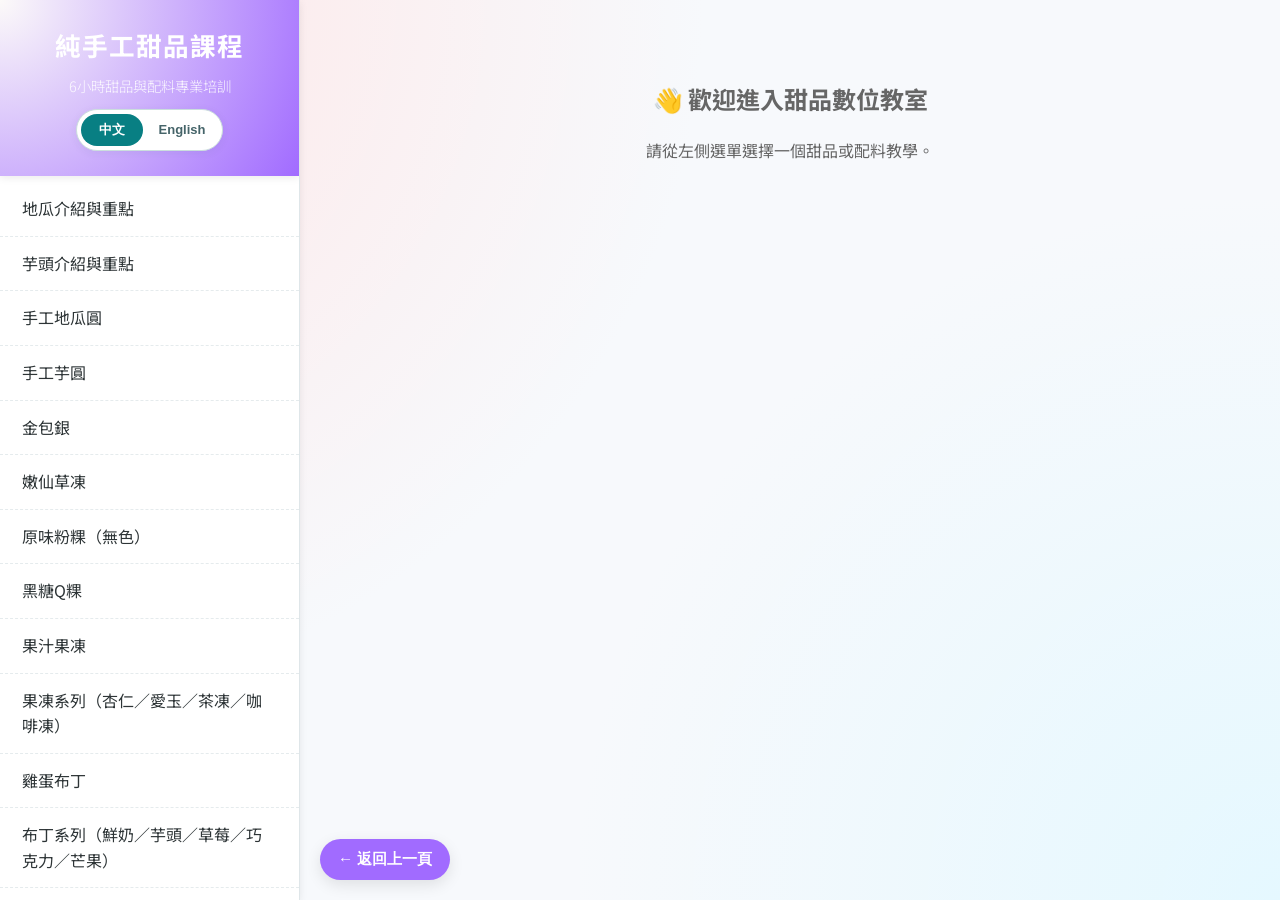
<file: 課程202511/Desert/Desert.html>
<!DOCTYPE html>
<html lang="zh-TW">
<head>
    <meta charset="UTF-8">
    <meta name="viewport" content="width=device-width, initial-scale=1.0">
    <title>純手工甜品課程 - 互動教學系統</title>
    <link href="https://fonts.googleapis.com/css2?family=Noto+Sans+TC:wght@300;400;700&display=swap" rel="stylesheet">
    <style>
        /* 基本變數 */
        :root {
            --primary: #a16bff; /* 上統食品Logo色系 */
            --primary-light: #f0f0f0;
            --primary-dark: #a16bff;
            --secondary: #a16bff;
            --secondary-dark: #a16bff;
            --dark: #2d3436;
            --light: #f7f9fc;
            --gray: #dfe6e9;
            --text-color: #4a4a4a;
            --shadow-light: 0 2px 8px rgba(0,0,0,0.08);
            --shadow-medium: 0 5px 15px rgba(0,0,0,0.1);
        }

        /* 全局樣式 */
        body {
            font-family: 'Noto Sans TC', "Helvetica Neue", Helvetica, Arial, sans-serif;
            margin: 0;
            padding: 0;
            background:
              radial-gradient(circle at 0% 0%, #ffe5e5 0, transparent 45%),
              radial-gradient(circle at 100% 100%, #e5f8ff 0, transparent 45%),
              var(--light);
            color: var(--text-color);
            display: flex;
            height: 100vh;
            overflow: hidden;
            font-size: 16px;
            line-height: 1.6;
        }

        /* 美化捲軸 */
        ::-webkit-scrollbar { width: 8px; }
        ::-webkit-scrollbar-track { background: transparent; }
        ::-webkit-scrollbar-thumb { background: var(--gray); border-radius: 10px; }
        ::-webkit-scrollbar-thumb:hover { background: #b0b0b0; }

        /* 側邊導航 */
        .sidebar {
            width: 300px;
            background: rgba(255,255,255,0.96);
            border-right: 1px solid var(--gray);
            display: flex;
            flex-direction: column;
            overflow-y: auto;
            box-shadow: var(--shadow-light);
            z-index: 10;
            backdrop-filter: blur(8px);
        }

        .brand {
            padding: 25px 20px;
            background: radial-gradient(circle at 0 0, #fcfaf9, #a16bff);
            color: white;
            text-align: center;
            box-shadow: var(--shadow-light);
            position: sticky;
            top: 0;
            z-index: 2;
        }

        .brand h1 { margin: 0; font-size: 1.6rem; font-weight: 700; letter-spacing: 1px; }
        .brand p { margin: 8px 0 0; font-size: 0.9rem; opacity: 0.9; font-weight: 300; }

        .nav-list { list-style: none; padding: 6px 0 10px; margin: 0; flex-grow: 1; }

        .nav-item {
            padding: 14px 22px;
            cursor: pointer;
            border-bottom: 1px dashed rgba(223,230,233,0.8);
            transition:
              background 0.18s ease-in-out,
              border-left 0.18s ease-in-out,
              transform 0.1s ease-out,
              box-shadow 0.18s ease-in-out;
            color: var(--dark);
            font-weight: 400;
        }

        .nav-item:hover {
            background-color: #fff7f7;
            color: var(--primary-dark);
            transform: translateX(2px);
            box-shadow: 0 2px 6px rgba(0,0,0,0.06);
        }

        .nav-item.active {
            background-color: var(--primary-light);
            border-left: 6px solid var(--primary);
            font-weight: 700;
            color: var(--primary);
            box-shadow: 0 2px 8px rgba(0,0,0,0.08);
        }

        /* 主內容區 */
        .main-content {
            flex: 1;
            padding: 30px;
            overflow-y: auto;
            background-color: transparent;
        }

        /* 容器淡入特效 */
        .recipe-wrapper {
            animation: fadeInUp 0.45s ease-out;
        }

        @keyframes fadeInUp {
            from {
                opacity: 0;
                transform: translateY(12px);
            }
            to {
                opacity: 1;
                transform: translateY(0);
            }
        }

        /* 圖片區塊樣式 */
        .recipe-banner {
            width: 100%;
            height: 280px;
            background: linear-gradient(135deg, #ffe4e4, #ffe9c8);
            border-radius: 15px;
            overflow: hidden;
            margin-bottom: 30px;
            display: flex;
            align-items: center;
            justify-content: center;
            position: relative;
            box-shadow: var(--shadow-medium);
            transition: transform 0.15s ease-out, box-shadow 0.15s ease-out;
        }

        .recipe-banner::after {
            content: "";
            position: absolute;
            inset: auto 0 0 0;
            height: 60px;
            background: linear-gradient(to top, rgba(0,0,0,0.32), transparent);
            pointer-events: none;
        }

        .recipe-banner:hover {
            transform: translateY(-2px);
            box-shadow: 0 12px 28px rgba(0,0,0,0.18);
        }

        .recipe-banner img {
            width: 100%;
            height: 100%;
            object-fit: cover;
            display: block;
        }

        /* 當圖片載入失敗時顯示的文字樣式 */
        .img-placeholder-text {
            position: absolute;
            color: #fefefe;
            font-size: 1.1rem;
            font-weight: bold;
            text-align: center;
            padding: 10px 16px;
            border-radius: 999px;
            background-color: rgba(0,0,0,0.35);
            box-shadow: 0 2px 10px rgba(0,0,0,0.25);
            pointer-events: none;
        }

        .recipe-header {
            display: flex; justify-content: space-between; align-items: center;
            border-bottom: 2px solid var(--gray); padding-bottom: 25px; margin-bottom: 30px;
            gap: 16px; flex-wrap: wrap;
        }

        .recipe-title h2 { margin: 0; font-size: 2.5rem; color: var(--dark); font-weight: 700; }
        .recipe-title small { font-size: 0.9rem; color: #888; letter-spacing: 0.5px; display: block; margin-bottom: 5px; }

        .portion-control {
            background: white; padding: 10px 22px; border-radius: 30px;
            box-shadow: var(--shadow-light); display: flex; align-items: center; gap: 10px; font-weight: 400;
            border: 1px solid rgba(223,230,233,0.9);
        }

        .portion-control label { color: var(--dark); }

        .portion-control input {
            width: 70px; padding: 8px; font-size: 1.1rem; text-align: center;
            border: 1px solid var(--gray); border-radius: 8px; transition: border-color 0.2s, box-shadow 0.2s, transform 0.1s;
        }
        .portion-control input:focus {
            outline: none; border-color: var(--secondary);
            box-shadow: 0 0 0 2px rgba(78, 205, 196, 0.2);
            transform: translateY(-1px);
        }

        .grid-layout { display: grid; grid-template-columns: 1fr 2fr; gap: 30px; }

        /* 卡片通用樣式 */
        .card {
            background: rgba(255,255,255,0.96);
            padding: 30px;
            border-radius: 18px;
            box-shadow: var(--shadow-medium);
            margin-bottom: 20px;
            border: 1px solid rgba(255,255,255,0.8);
            backdrop-filter: blur(8px);
        }

        .card h3 {
            margin-top: 0; color: var(--primary);
            border-bottom: 2px solid var(--primary-light); padding-bottom: 15px; margin-bottom: 16px;
            font-size: 1.5rem; font-weight: 700;
        }

        .card .steps-card-title { display: none; } /* 隱藏舊的 H3 */

        /* 食材列表 */
        .ingredient-list { list-style: none; padding: 0; }
        .ingredient-item {
            display: flex; justify-content: space-between; padding: 10px 5px;
            border-bottom: 1px dashed var(--gray); font-size: 1.05rem;
            border-radius: 10px;
            transition: background 0.15s ease-in-out, transform 0.08s ease-out;
        }
        .ingredient-item:last-child { border-bottom: none; }
        .ingredient-item:hover {
            background: #fff7f3;
            transform: translateY(-1px);
        }
        .amount { font-weight: 700; color: var(--primary); }

        /* 步驟/影片 標籤頁樣式 START */
        .tab-buttons {
            display: flex;
            border-bottom: 2px solid var(--gray);
            margin-bottom: 20px;
        }
        .tab-button {
            background: none;
            border: none;
            padding: 10px 15px;
            margin-right: 10px;
            cursor: pointer;
            font-size: 1.05rem;
            font-weight: 600;
            color: #888;
            border-bottom: 3px solid transparent;
            transition: color 0.2s, border-bottom-color 0.2s, transform 0.1s;
        }
        .tab-button:hover:not(.active) {
            color: var(--secondary-dark);
            transform: translateY(-1px);
        }
        .tab-button.active {
            color: var(--secondary);
            border-bottom: 3px solid var(--secondary);
        }
        .tab-content {
            display: none;
            padding-top: 10px;
            max-height: calc(100vh - 450px); 
            overflow-y: auto;
        }
        .tab-content.active {
            display: block;
            animation: fadeInTab 0.3s ease-out;
        }

        @keyframes fadeInTab {
            from { opacity: 0; transform: translateY(4px); }
            to { opacity: 1; transform: translateY(0); }
        }

        /* 影片播放器容器 */
        .video-container {
            width: 100%;
            aspect-ratio: 16 / 9; 
            border-radius: 10px;
            overflow: hidden;
            box-shadow: var(--shadow-medium);
            background-color: var(--dark);
        }
        .video-container iframe {
            width: 100%;
            height: 100%;
            border: none;
        }
        .no-video-message {
            text-align: center;
            padding: 50px 20px;
            color: #888;
            background-color: #f9f9f9;
            border-radius: 10px;
            margin-top: 20px;
        }
        /* 步驟/影片 標籤頁樣式 END */

        /* 步驟項目 */
        .step-item { margin-bottom: 20px; display: flex; gap: 12px; align-items: flex-start; padding-left: 5px; }
        .step-checkbox { min-width: 24px; min-height: 24px; margin-top: 4px; cursor: pointer; accent-color: var(--secondary); transform: scale(1.05); }
        .step-content { flex: 1; line-height: 1.7; font-size: 1.05rem; color: var(--text-color); padding: 4px 6px; border-radius: 10px; transition: background 0.15s, box-shadow 0.15s, transform 0.1s; }
        .step-content label { cursor: pointer; }

        /* 勾選步驟後的效果 */
        .step-checkbox:checked + .step-content {
            background: #eafaf3;
            box-shadow: 0 2px 6px rgba(0,0,0,0.06);
            transform: translateY(-1px);
        }
        .step-checkbox:checked + .step-content label {
            text-decoration: line-through;
            color: #3aa8a0;
        }

        /* 計時器 */
        .timer-btn {
            background-color: var(--secondary); color: white; border: none; padding: 10px 20px;
            border-radius: 25px; cursor: pointer; font-weight: bold; margin-top: 12px;
            display: inline-flex; align-items: center; gap: 8px; font-size: 0.95rem;
            transition: background-color 0.2s ease-in-out, transform 0.08s ease-out, box-shadow 0.2s;
            box-shadow: 0 4px 10px rgba(78,205,196,0.35);
        }
        .timer-btn:hover { background-color: var(--secondary-dark); transform: translateY(-1px); box-shadow: 0 6px 14px rgba(58,168,160,0.4); }
        .timer-btn:active { transform: translateY(0); box-shadow: 0 2px 6px rgba(0,0,0,0.2); }
        .timer-btn.running { background-color: #ff9f43; box-shadow: 0 4px 10px rgba(255,159,67,0.4); }
        .timer-btn.running:hover { background-color: #e68e3c; }

        /* 左下角返回鍵 */
        .back-btn {
            position: fixed;
            left: 320px;
            bottom: 20px;
            z-index: 20;
            background-color: var(--primary);
            color: #fff;
            border: none;
            padding: 10px 18px;
            border-radius: 999px;
            font-size: 0.95rem;
            font-weight: 600;
            cursor: pointer;
            box-shadow: var(--shadow-medium);
            display: inline-flex;
            align-items: center;
            gap: 6px;
            transition: background-color 0.2s ease-in-out,
                        transform 0.08s ease-out,
                        box-shadow 0.2s ease-in-out;
        }

        .back-btn:hover {
            background-color: var(--primary-dark);
            transform: translateY(-1px);
            box-shadow: 0 8px 18px rgba(0,0,0,0.18);
        }

        .back-btn:active {
            transform: translateY(0);
            box-shadow: 0 3px 8px rgba(0,0,0,0.15);
        }

        /* 小螢幕時 sidebar 在上面，按鈕就回到真正左下角 */
        @media (max-width: 768px) {
            .back-btn {
                left: 20px;
                bottom: 20px;
            }
        }

        /* 響應式設計 */
        @media (max-width: 992px) {
            .grid-layout { grid-template-columns: 1fr; }
            .recipe-banner { height: 200px; }
            .tab-content { max-height: 400px; }
        }
        @media (max-width: 768px) {
            body { flex-direction: column; height: auto; overflow: auto; }
            .sidebar { width: 100%; height: auto; max-height: 150px; border-right: none; border-bottom: 1px solid var(--gray); }
            .nav-list { display: flex; overflow-x: auto; border-top: 1px solid var(--gray); }
            .nav-item { flex-shrink: 0; padding: 12px 15px; border-bottom: none; border-right: 1px solid var(--gray); text-align: center; white-space: nowrap; }
            .nav-item.active { border-left: none; border-bottom: 3px solid var(--primary); }
            .main-content { padding: 20px; }
            .tab-content { max-height: 300px; }
        }
    </style>
  <link rel="stylesheet" href="../../assets/language.css">
  <script src="../../assets/translations.js" defer></script>
  <script src="../../assets/language.js" defer></script>
</head>
<body>

    <div class="sidebar">
        <div class="brand">
            <h1>純手工甜品課程</h1>
            <p>6小時甜品與配料專業培訓</p>
        </div>
        <ul class="nav-list" id="navList"></ul>
    </div>

    <div class="main-content">
        <div id="recipeContainer">
            <div style="text-align: center; margin-top: 50px; color: #666;">
                <h2>👋 歡迎進入甜品數位教室</h2>
                <p>請從左側選單選擇一個甜品或配料教學。</p>
            </div>
        </div>
    </div>

    <!-- 左下角返回按鈕 -->
    <button class="back-btn" onclick="history.back()">
        ← 返回上一頁
    </button>

    <script>
        // 設定圖片路徑的前綴與後綴（如果有成品照可依照檔名補上）
        const IMG_PATH = "";
        const IMG_EXTENSION = ".jpg";

        // 依據「純手工甜品課程」講義整理出的單元與配方
        const recipes = [
            /* ===== 理論講義：地瓜 ===== */
            {
                id: 1,
                imgId: "img_sweetpotato",
                videoUrl: "",
                name: "地瓜介紹與重點",
                category: "食材講義",
                ingredients: [
                    { name: "代表性農產品", base: 1, unit: "主食" },
                    { name: "主要品種", base: 3, unit: "類" },
                    { name: "保存建議", base: 3, unit: "重點" }
                ],
                steps: [
                    { text: "起源與歷史：原產於中南美洲安地斯山高原，經由哥倫布帶回西班牙，後來傳入呂宋（菲律賓），再由華僑為賑濟福建旱災帶回中國，最後傳入台灣，成為台灣代表性農作物之一。", timer: 0 },
                    { text: "營養與功效：富含膳食纖維，屬鹼性食品，可幫助腸道蠕動、預防便秘；可中和因大量攝取肉類、蛋類與疲勞產生的酸性物質。《本草綱目》記載有補虛乏、益氣生津、健脾胃、寬腸胃及通便之效。", timer: 0 },
                    { text: "主要品種：①黃地瓜（黃皮黃肉）：又稱黃金番薯，肉色金黃或橙黃，鬆軟香甜，適合蒸、煮、炸、烤及製作糕餅、澱粉。②紅心地瓜（紅皮紅肉）：肉色橙紅，甜度高，β-胡蘿蔔素含量豐富，適合蒸煮與加工。③紫心地瓜：富含多酚與花色苷，抗氧化力佳，可做天然色素或餡料，產量較少、價格較高。", timer: 0 },
                    { text: "挑選重點：選形體完整、表面平滑的地瓜；避免發芽、表皮皺縮、有傷口或小黑洞（可能內部腐爛）；烤地瓜可選細長型較容易熟透。", timer: 0 },
                    { text: "保存方法：冬季可鋪報紙防潮，放於通風處；夏季以報紙包好放冰箱底層冷藏並於 3～4 天內食用；清洗與去皮建議於烹煮前再處理，以免提早發芽或腐壞。", timer: 0 }
                ]
            },

            /* ===== 理論講義：芋頭 ===== */
            {
                id: 2,
                imgId: "img_taro",
                videoUrl: "",
                name: "芋頭介紹與重點",
                category: "食材講義",
                ingredients: [
                    { name: "檳榔心芋", base: 1, unit: "主力品種" },
                    { name: "主要產區", base: 5, unit: "地" },
                    { name: "保存與處理", base: 2, unit: "重點" }
                ],
                steps: [
                    { text: "來源與分布：芋頭為塊莖植物，原產東南亞熱帶地區。台灣主要產區包含花蓮吉安、宜蘭三星、苗栗銅鑼、台中大甲、高雄甲仙等，其中「檳榔心芋」最具代表性。", timer: 0 },
                    { text: "特性與栽培：適應性強、耐濕、少病蟲害、產量穩定，分為旱芋與水芋：旱芋風味佳、品質優；水芋栽培面積逐漸減少。果肉顏色多樣，具有白、米白、紫灰、粉紅紋理等。", timer: 0 },
                    { text: "營養與功效：含豐富澱粉、膳食纖維、鉀、鈣、鋅等營養素，有開胃生津、消炎鎮痛、補氣益腎之說，並有助於增加飽足感與穩定血壓，是可作為主食又兼具食療價值的食材。", timer: 0 },
                    { text: "用途：常用於甜點內餡、中式小吃與食品加工，例如芋圓、芋泥、芋粿等，亦可入菜或搭配各式飲品甜品。", timer: 0 },
                    { text: "挑選重點：以手輕壓感覺結實為佳，鬆軟代表放置過久、已纖維化；避免有斑點或異味；切半觀察果肉要白嫩無過多纖維。", timer: 0 },
                    { text: "保存與處理注意：應放置於乾燥、陰涼且通風良好處，不宜久放以免變軟或腐壞。外皮黏液具刺激性，削皮時建議戴手套；若不慎造成手癢，可用加少許小蘇打粉的水浸泡數分鐘緩解。", timer: 0 }
            ]},

            /* ===== 以下為實作配方單元 ===== */

            {
                id: 3,
                imgId: "img_01",
                videoUrl: "",
                name: "手工地瓜圓",
                category: "Q彈甜品",
                ingredients: [
                    { name: "熟地瓜（泥＋絲）", base: 300, unit: "g" },   // 泥約230g、絲約70g
                    { name: "糊化漿（糊化粉：水＝1：7）", base: 43, unit: "g" },
                    { name: "上統地瓜圓預拌粉", base: 153, unit: "g" },
                    { name: "果糖（防沾黏用）", base: 20, unit: "g" }
                ],
                steps: [
                    { text: "將去皮地瓜切塊放入蒸籠蒸約 30 分鐘至熟，蒸熟後可趁熱或放涼再壓成地瓜泥；另外準備地瓜絲並蒸約 10 分鐘冷卻備用。", timer: 1800 },
                    { text: "製作糊化漿：將糊化粉與水加熱至呈透明狀，放涼備用。", timer: 0 },
                    { text: "熟地瓜泥＋糊化漿＋地瓜圓預拌粉混合搓揉成糰，再加入熟地瓜絲揉勻。如太乾可分次增加糊化漿調整軟硬度；太濕則酌量增加糊化粉。", timer: 0 },
                    { text: "將粉糰分成數塊，均搓成長條狀，再用刀切成適當大小，即為生地瓜圓。", timer: 0 },
                    { text: "將水煮滾後加入生地瓜圓，中火煮至全部浮起，改中小火續煮約 3 分鐘後撈出，泡入冷飲用水稍冷卻，倒掉水分後加入少許果糖拌勻防沾黏即可。", timer: 180 }
                ]
            },
            {
                id: 4,
                imgId: "img_02",
                videoUrl: "",
                name: "手工芋圓",
                category: "Q彈甜品",
                ingredients: [
                    { name: "熟芋頭（芋泥＋芋絲）", base: 300, unit: "g" },  // 泥約230g、絲約70g
                    { name: "糊化漿（糊化粉：水＝1：7）", base: 86, unit: "g" },
                    { name: "上統芋圓預拌粉", base: 120, unit: "g" },
                    { name: "果糖（防沾黏用）", base: 20, unit: "g" }
                ],
                steps: [
                    { text: "芋頭去皮切塊放入蒸籠蒸約 30 分鐘，關火後再燜 30 分鐘至熟，趁熱壓成芋泥；芋頭絲另外蒸約 15 分鐘冷卻備用。", timer: 3600 },
                    { text: "製作糊化漿：將糊化粉與水加熱至呈透明狀，放涼備用。", timer: 0 },
                    { text: "熟芋頭泥＋糊化漿＋芋圓預拌粉混合搓揉成糰，再加入熟芋頭絲揉勻。如太乾可分次增加糊化漿；太濕則增加糊化粉調整粉糰。", timer: 0 },
                    { text: "將粉糰分成數塊搓成長條，再切成適當大小，即為生芋圓。", timer: 0 },
                    { text: "水煮滾後加入生芋圓，中火煮至全部浮起，改中小火續煮約 3 分鐘後撈出，泡冷飲用水稍冷卻，倒掉水分後加入少許果糖拌勻防沾黏即可。", timer: 180 }
                ]
            },
            {
                id: 5,
                imgId: "img_03",
                videoUrl: "",
                name: "金包銀",
                category: "Q彈甜品",
                ingredients: [
                    { name: "熟芋泥（餡料）", base: 100, unit: "g" },
                    { name: "蔗糖（二砂糖，餡料用）", base: 10, unit: "g" },
                    { name: "手工地瓜圓粉糰（外皮）", base: 250, unit: "g" },
                    { name: "果糖（煮好後拌勻防沾黏）", base: 20, unit: "g" }
                ],
                steps: [
                    { text: "將熟芋泥與蔗糖拌勻成餡料，冷卻後分割秤重備用。常見比例為：外皮約 8g、餡約 2g，成品約 10g 一顆。", timer: 0 },
                    { text: "取適量地瓜圓粉糰分割成小糰，壓扁包入芋泥餡後收口搓圓，即為生金包銀。", timer: 0 },
                    { text: "水煮滾後加入金包銀，中火煮至全部浮起，再改中小火續煮約 3 分鐘後撈出，泡入冷飲用水稍冷卻，倒掉水分後加入少許果糖拌勻防沾黏即可。", timer: 180 }
                ]
            },
            {
                id: 6,
                imgId: "img_04",
                videoUrl: "",
                name: "嫩仙草凍",
                category: "凍類甜品",
                ingredients: [
                    { name: "仙草汁", base: 150, unit: "g" },
                    { name: "熱水（或冷水煮滾）", base: 500, unit: "cc" },
                    { name: "二砂糖", base: 60, unit: "g" },
                    { name: "上統芡粉", base: 8, unit: "g" },
                    { name: "冷水（調芡粉用）", base: 30, unit: "cc" }
                ],
                steps: [
                    { text: "將 500cc 水與仙草汁一起煮滾（不可關火）。", timer: 0 },
                    { text: "芡粉與 30cc 冷水調成粉水，慢慢倒入鍋中邊加邊攪拌，持續煮至再次沸騰。", timer: 0 },
                    { text: "加入二砂糖攪拌煮至完全溶解後熄火，趁熱用濾網過濾，得到細緻的熱仙草汁。", timer: 0 },
                    { text: "將熱仙草汁隔冰水冷卻或直接放入冷藏，待完全冷卻凝固即可成為嫩仙草凍。", timer: 0 }
                ]
            },
            {
                id: 7,
                imgId: "img_05",
                videoUrl: "",
                name: "原味粉粿（無色）",
                category: "凍類甜品",
                ingredients: [
                    { name: "上統傳原味粉粿粉", base: 185, unit: "g" },
                    { name: "沙拉油", base: 4, unit: "g" },
                    { name: "冷水", base: 250, unit: "cc" },
                    { name: "熱水", base: 250, unit: "cc" },
                    { name: "風味果汁（調色用，可省略）", base: 80, unit: "cc" }
                ],
                steps: [
                    { text: "將 250cc 水煮滾熄火備用。", timer: 0 },
                    { text: "將粉粿粉＋冷水 250cc＋果汁 80cc 調成粉水，經過濾網過濾約 3 次，使粉水細緻無結塊。", timer: 0 },
                    { text: "再將熱水 250cc 分數次慢慢加入粉水中，一邊加一邊用打蛋器攪拌至完全溶解成均勻糊狀，加入沙拉油拌勻即為粉粿漿。", timer: 0 },
                    { text: "將原味粉粿漿倒入深方盤（約 29×22.5×5cm），放入蒸籠以大火蒸約 30 分鐘至透明 Q 狀，取出倒掉上層水放涼後冷藏。", timer: 1800 },
                    { text: "冷藏隔日口感最佳，切塊時刀具可先沾水再切，較不易沾黏。", timer: 0 }
                ]
            },
            {
                id: 8,
                imgId: "img_06",
                videoUrl: "",
                name: "黑糖Q粿",
                category: "凍類甜品",
                ingredients: [
                    { name: "上統黑糖Q粿粉", base: 250, unit: "g" },
                    { name: "沙拉油", base: 4, unit: "g" },
                    { name: "冷水", base: 250, unit: "cc" },
                    { name: "熱水", base: 250, unit: "cc" }
                ],
                steps: [
                    { text: "將 250cc 水煮滾熄火備用。", timer: 0 },
                    { text: "黑糖Q粿粉與 250cc 冷水調勻成粉水，經過濾網過濾約 3 次。", timer: 0 },
                    { text: "分次將熱水 250cc 倒入粉水中，一邊加一邊用打蛋器攪拌至完全溶解成光滑糊狀，加入沙拉油拌勻，即為黑糖Q粿漿。", timer: 0 },
                    { text: "將黑糖Q粿漿倒入深方盤，入蒸籠以大火蒸約 30 分鐘至透明 Q 狀，取出倒掉上層水放涼再冷藏。", timer: 1800 },
                    { text: "冷藏隔日口感最佳，切塊時刀具沾水再切，可減少沾黏。", timer: 0 }
                ]
            },
            {
                id: 9,
                imgId: "img_07",
                videoUrl: "",
                name: "果汁果凍",
                category: "果凍甜品",
                ingredients: [
                    { name: "果凍粉", base: 20, unit: "g" },
                    { name: "熱水", base: 80, unit: "cc" },
                    { name: "果汁（任一口味）", base: 20, unit: "cc" }
                ],
                steps: [
                    { text: "將水煮滾後加入果凍粉，攪拌煮沸至完全溶解後熄火。", timer: 0 },
                    { text: "倒入果汁拌勻，趁溫熱時注入模型或容器，冷卻後放入冰箱冷藏至完全凝固即可。", timer: 0 }
                ]
            },
            {
                id: 10,
                imgId: "img_08",
                videoUrl: "",
                name: "果凍系列（杏仁／愛玉／茶凍／咖啡凍）",
                category: "果凍甜品",
                ingredients: [
                    { name: "杏仁凍粉", base: 20, unit: "g" },
                    { name: "熱水（杏仁凍）", base: 100, unit: "cc" },
                    { name: "愛玉凍粉", base: 20, unit: "g" },
                    { name: "熱水（愛玉凍）", base: 120, unit: "cc" },
                    { name: "二砂糖（愛玉凍）", base: 4, unit: "g" },
                    { name: "紅茶凍粉", base: 20, unit: "g" },
                    { name: "熱水（紅茶凍）", base: 100, unit: "cc" },
                    { name: "綠茶凍粉", base: 20, unit: "g" },
                    { name: "熱水（綠茶凍）", base: 100, unit: "cc" },
                    { name: "咖啡凍粉", base: 20, unit: "g" },
                    { name: "熱水（咖啡凍）", base: 100, unit: "cc" }
                ],
                steps: [
                    { text: "以單一口味為一份：將對應份量的水煮滾後加入該口味凍粉（愛玉凍另加二砂糖），攪拌煮沸至完全溶解。", timer: 0 },
                    { text: "熄火後用過濾網過濾，倒入模型或容器，待冷卻後放入冰箱冷藏至凝固即可。", timer: 0 }
                ]
            },
            {
                id: 11,
                imgId: "img_09",
                videoUrl: "",
                name: "雞蛋布丁",
                category: "布丁甜品",
                ingredients: [
                    { name: "雞蛋布丁粉", base: 20, unit: "g" },
                    { name: "熱水", base: 200, unit: "cc" }
                ],
                steps: [
                    { text: "將水煮滾後加入雞蛋布丁粉，攪拌煮沸至完全溶解後熄火。", timer: 0 },
                    { text: "用濾網過濾布丁漿，倒入布丁杯或模具中，冷卻後放入冰箱冷藏至凝固即可。", timer: 0 }
                ]
            },
            {
                id: 12,
                imgId: "img_10",
                videoUrl: "",
                name: "布丁系列（鮮奶／芋頭／草莓／巧克力／芒果）",
                category: "布丁甜品",
                ingredients: [
                    { name: "鮮奶布丁粉", base: 20, unit: "g" },
                    { name: "芋頭布丁粉", base: 20, unit: "g" },
                    { name: "草莓布丁粉", base: 20, unit: "g" },
                    { name: "巧克力布丁粉", base: 20, unit: "g" },
                    { name: "芒果布丁粉", base: 20, unit: "g" },
                    { name: "熱水（每一份）", base: 200, unit: "cc" }
                ],
                steps: [
                    { text: "任選一種布丁粉，依雞蛋布丁作法製作：「水煮滾 → 加入布丁粉攪拌溶解 → 過濾 → 倒入模具 → 冷卻冷藏」。每 20g 布丁粉搭配 200cc 熱水。", timer: 0 },
                    { text: "冷藏凝固後即可脫模或直接食用，可依需求搭配焦糖或鮮奶油裝飾。", timer: 0 }
                ]
            }
        ];

        let currentRecipe = null;
        let portionMultiplier = 1;
        let activeTimer = null;

        function init() {
            renderNav();
        }

        // 渲染導航選單
        function renderNav() {
            const list = document.getElementById('navList');
            list.innerHTML = '';
            recipes.forEach(recipe => {
                const li = document.createElement('li');
                li.className = 'nav-item';
                li.textContent = recipe.name;
                li.onclick = () => loadRecipe(recipe.id);
                li.id = `nav-${recipe.id}`;
                list.appendChild(li);
            });
        }

        // 載入食譜內容
        function loadRecipe(id) {
            document.querySelectorAll('.nav-item').forEach(el => el.classList.remove('active'));
            document.getElementById(`nav-${id}`).classList.add('active');
            currentRecipe = recipes.find(r => r.id === id);
            portionMultiplier = 1;
            renderContent();
            const defaultTabBtn = document.querySelector('.tab-button');
            if (defaultTabBtn) switchTab(defaultTabBtn, 'steps');
        }

        // 處理標籤頁切換
        function switchTab(clickedButton, tabId) {
            document.querySelectorAll('.tab-button').forEach(btn => btn.classList.remove('active'));
            document.querySelectorAll('.tab-content').forEach(content => content.classList.remove('active'));

            clickedButton.classList.add('active');
            document.getElementById(tabId + '-content').classList.add('active');
        }

        // 渲染主內容區域
        function renderContent() {
            if (!currentRecipe) return;

            const container = document.getElementById('recipeContainer');
            const imgSrc = IMG_PATH + currentRecipe.imgId + IMG_EXTENSION;

            const ingredientsHtml = currentRecipe.ingredients.map(ing => {
                if (ing.name === "---") {
                    return '<hr style="border: none; border-top: 1px dashed var(--gray); margin: 15px 0;">';
                }
                const amount = ing.base > 0 ? (ing.base * portionMultiplier).toFixed(1).replace('.0', '') : '';
                return `<li class="ingredient-item"><span>${ing.name}</span><span class="amount">${amount} ${ing.unit}</span></li>`;
            }).join('');

            const stepsHtml = currentRecipe.steps.map((step, index) => {
                let timerHtml = '';
                if (step.timer > 0) {
                    timerHtml = `<button class="timer-btn" onclick="toggleTimer(this, ${step.timer})">⏱ 開始計時 (${formatTime(step.timer)})</button>`;
                }
                return `
                    <div class="step-item">
                        <input type="checkbox" class="step-checkbox" id="step-${currentRecipe.id}-${index}">
                        <div class="step-content">
                            <label for="step-${currentRecipe.id}-${index}">${index + 1}. ${step.text}</label>
                            <br>${timerHtml}
                        </div>
                    </div>
                `;
            }).join('');

            let videoHtml = '';
            if (currentRecipe.videoUrl && currentRecipe.videoUrl.trim() !== '') {
                videoHtml = `
                    <div class="video-container">
                        <iframe 
                            src="${currentRecipe.videoUrl}" 
                            title="${currentRecipe.name} 教學影片" 
                            allow="accelerometer; autoplay; clipboard-write; encrypted-media; gyroscope; picture-in-picture; web-share" 
                            referrerpolicy="strict-origin-when-cross-origin" 
                            allowfullscreen>
                        </iframe>
                    </div>
                `;
            } else {
                videoHtml = `
                    <div class="no-video-message">
                        <p>此單元目前沒有上傳教學影片。</p>
                        <p>如需影片，可將 YouTube 嵌入連結填入 JS 中的 <code>videoUrl</code> 欄位。</p>
                    </div>
                `;
            }

            container.innerHTML = `
                <div class="recipe-wrapper">
                    <div class="recipe-banner">
                        <img src="${imgSrc}" alt="${currentRecipe.name}" onerror="this.onerror=null; this.style.display='none'; this.nextElementSibling.style.display='block';">
                        <div class="img-placeholder-text" style="display:none;">此單元示意圖尚未設定</div>
                    </div>
                    <div class="recipe-header">
                        <div class="recipe-title">
                            <small>${currentRecipe.category}</small>
                            <h2>${currentRecipe.name}</h2>
                        </div>
                        <div class="portion-control">
                            <label>製作份量：</label>
                            <input type="number" value="${portionMultiplier}" step="0.5" min="0.5" onchange="updatePortion(this.value)">
                            <span>倍配方</span>
                        </div>
                    </div>

                    <div class="grid-layout">
                        <div class="card">
                            <h3>📋 食材／重點</h3>
                            <ul class="ingredient-list">${ingredientsHtml}</ul>
                        </div>

                        <div class="card">
                            <div class="tab-buttons">
                                <button class="tab-button" id="steps-tab" onclick="switchTab(this, 'steps')">👨‍🍳 步驟／講義內容</button>
                                <button class="tab-button" id="video-tab" onclick="switchTab(this, 'video')">▶ 影片教學</button>
                            </div>

                            <div id="steps-content" class="tab-content">${stepsHtml}</div>
                            <div id="video-content" class="tab-content">${videoHtml}</div>
                        </div>
                    </div>
                </div>
            `;
            document.getElementById('steps-tab').click();
        }

        // 更新份量計算
        function updatePortion(val) {
            portionMultiplier = parseFloat(val);
            if (isNaN(portionMultiplier) || portionMultiplier < 0.1) portionMultiplier = 1;
            renderContent();
        }

        // 計時器功能
        function toggleTimer(btn, seconds) {
            const wasRunning = btn.classList.contains('running');
            if (activeTimer) {
                clearInterval(activeTimer.interval);
                activeTimer.btn.classList.remove('running');
                if (activeTimer.btn !== btn) {
                    activeTimer.btn.textContent = `⏱ 開始計時 (${formatTime(activeTimer.originalSeconds)})`;
                }
            }

            if (wasRunning) {
                clearInterval(activeTimer.interval);
                btn.classList.remove('running');
                btn.textContent = `⏱ 重置計時 (${formatTime(seconds)})`;
                activeTimer = null;
            } else {
                let left = seconds;
                btn.classList.add('running');
                btn.textContent = `⏳ 剩餘 ${formatTime(left)}`;

                const interval = setInterval(() => {
                    left--;
                    btn.textContent = `⏳ 剩餘 ${formatTime(left)}`;
                    if (left <= 0) {
                        clearInterval(interval);
                        btn.classList.remove('running');
                        btn.textContent = "🔔 時間到！完成！";
                        alert("時間到囉！");
                        activeTimer = null;
                    }
                }, 1000);

                activeTimer = { interval: interval, btn: btn, originalSeconds: seconds };
            }
        }

        // 格式化時間顯示
        function formatTime(seconds) {
            const m = Math.floor(seconds / 60);
            const s = seconds % 60;
            const sDisplay = s > 0 ? s + '秒' : '';
            if (m === 0 && s === 0) return '0秒';
            return `${m}分${sDisplay}`;
        }

        // 啟動應用
        init();
    </script>
</body>
</html>
</file>
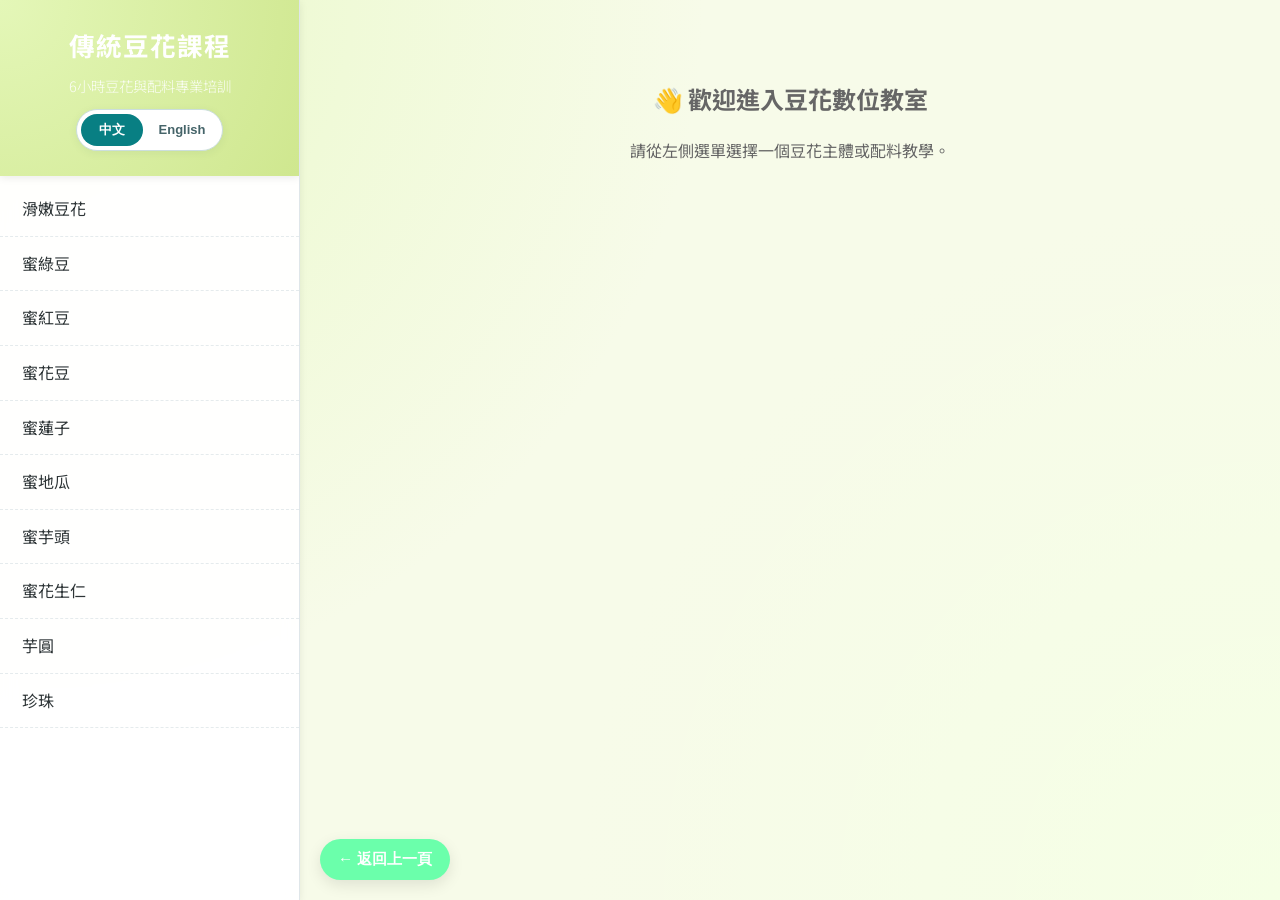
<file: 課程202511/Douhua/Douhua.html>
<!DOCTYPE html>
<html lang="zh-TW">
<head>
    <meta charset="UTF-8">
    <meta name="viewport" content="width=device-width, initial-scale=1.0">
    <title>傳統豆花課程 - 互動教學系統</title>
    <link href="https://fonts.googleapis.com/css2?family=Noto+Sans+TC:wght@300;400;700&display=swap" rel="stylesheet">
    <style>
        /* 基本變數 */
        :root {
            --primary: #6bffab; /* 上統食品Logo色系 */
            --primary-light: #e8ffe8;
            --primary-dark: #36d274;
            --secondary: #4ecdc4;
            --secondary-dark: #3aa8a0;
            --dark: #2d3436;
            --light: #f7f9fc;
            --gray: #dfe6e9;
            --text-color: #4a4a4a;
            --shadow-light: 0 2px 8px rgba(0,0,0,0.08);
            --shadow-medium: 0 5px 15px rgba(0,0,0,0.1);
        }

        /* 全局樣式 */
        body {
            font-family: 'Noto Sans TC', "Helvetica Neue", Helvetica, Arial, sans-serif;
            margin: 0;
            padding: 0;
            /* 背景改成嫩綠漸層 */
            background:
              radial-gradient(circle at 0% 0%, #e9f9c7 0, transparent 45%),
              radial-gradient(circle at 100% 100%, #f5ffe5 0, transparent 45%),
              #f7fbe9;
            color: var(--text-color);
            display: flex;
            height: 100vh;
            overflow: hidden;
            font-size: 16px;
            line-height: 1.6;
        }

        /* 美化捲軸 */
        ::-webkit-scrollbar { width: 8px; }
        ::-webkit-scrollbar-track { background: transparent; }
        ::-webkit-scrollbar-thumb { background: var(--gray); border-radius: 10px; }
        ::-webkit-scrollbar-thumb:hover { background: #b0b0b0; }

        /* 側邊導航 */
        .sidebar {
            width: 300px;
            background: rgba(255,255,255,0.96);
            border-right: 1px solid var(--gray);
            display: flex;
            flex-direction: column;
            overflow-y: auto;
            box-shadow: var(--shadow-light);
            z-index: 10;
            backdrop-filter: blur(8px);
        }

        .brand {
            padding: 25px 20px;
            /* 上方 title 區改成綠色漸層 */
            background: radial-gradient(circle at 0 0, #e4f7b8, #cfe78f);
            color: white;
            text-align: center;
            box-shadow: var(--shadow-light);
            position: sticky;
            top: 0;
            z-index: 2;
        }

        .brand h1 { margin: 0; font-size: 1.6rem; font-weight: 700; letter-spacing: 1px; }
        .brand p { margin: 8px 0 0; font-size: 0.9rem; opacity: 0.9; font-weight: 300; }

        .nav-list { list-style: none; padding: 6px 0 10px; margin: 0; flex-grow: 1; }

        .nav-item {
            padding: 14px 22px;
            cursor: pointer;
            border-bottom: 1px dashed rgba(223,230,233,0.8);
            transition:
              background 0.18s ease-in-out,
              border-left 0.18s ease-in-out,
              transform 0.1s ease-out,
              box-shadow 0.18s ease-in-out;
            color: var(--dark);
            font-weight: 400;
        }

        .nav-item:hover {
            background-color: #f4ffef;
            color: var(--primary-dark);
            transform: translateX(2px);
            box-shadow: 0 2px 6px rgba(0,0,0,0.06);
        }

        .nav-item.active {
            background-color: var(--primary-light);
            border-left: 6px solid var(--primary);
            font-weight: 700;
            color: var(--primary);
            box-shadow: 0 2px 8px rgba(0,0,0,0.08);
        }

        /* 主內容區 */
        .main-content {
            flex: 1;
            padding: 30px;
            overflow-y: auto;
            background-color: transparent;
        }

        /* 容器淡入特效 */
        .recipe-wrapper {
            animation: fadeInUp 0.45s ease-out;
        }

        @keyframes fadeInUp {
            from {
                opacity: 0;
                transform: translateY(12px);
            }
            to {
                opacity: 1;
                transform: translateY(0);
            }
        }

        /* 圖片區塊樣式 */
        .recipe-banner {
            width: 100%;
            height: 280px;
            /* 原本粉橘改成豆花綠漸層 */
            background: linear-gradient(135deg, #e0f5b5, #cfe78f);
            border-radius: 15px;
            overflow: hidden;
            margin-bottom: 30px;
            display: flex;
            align-items: center;
            justify-content: center;
            position: relative;
            box-shadow: var(--shadow-medium);
            transition: transform 0.15s ease-out, box-shadow 0.15s ease-out;
        }

        .recipe-banner::after {
            content: "";
            position: absolute;
            inset: auto 0 0 0;
            height: 60px;
            background: linear-gradient(to top, rgba(0,0,0,0.32), transparent);
            pointer-events: none;
        }

        .recipe-banner:hover {
            transform: translateY(-2px);
            box-shadow: 0 12px 28px rgba(0,0,0,0.18);
        }

        .recipe-banner img {
            width: 100%;
            height: 100%;
            object-fit: cover;
            display: block;
        }

        /* 當圖片載入失敗時顯示的文字樣式 */
        .img-placeholder-text {
            position: absolute;
            color: #fefefe;
            font-size: 1.1rem;
            font-weight: bold;
            text-align: center;
            padding: 10px 16px;
            border-radius: 999px;
            background-color: rgba(0,0,0,0.35);
            box-shadow: 0 2px 10px rgba(0,0,0,0.25);
            pointer-events: none;
        }

        .recipe-header {
            display: flex; justify-content: space-between; align-items: center;
            border-bottom: 2px solid var(--gray); padding-bottom: 25px; margin-bottom: 30px;
            gap: 16px; flex-wrap: wrap;
        }

        .recipe-title h2 { margin: 0; font-size: 2.5rem; color: var(--dark); font-weight: 700; }
        .recipe-title small { font-size: 0.9rem; color: #888; letter-spacing: 0.5px; display: block; margin-bottom: 5px; }

        .portion-control {
            background: white; padding: 10px 22px; border-radius: 30px;
            box-shadow: var(--shadow-light); display: flex; align-items: center; gap: 10px; font-weight: 400;
            border: 1px solid rgba(223,230,233,0.9);
        }

        .portion-control label { color: var(--dark); }

        .portion-control input {
            width: 70px; padding: 8px; font-size: 1.1rem; text-align: center;
            border: 1px solid var(--gray); border-radius: 8px; transition: border-color 0.2s, box-shadow 0.2s, transform 0.1s;
        }
        .portion-control input:focus {
            outline: none; border-color: var(--secondary);
            box-shadow: 0 0 0 2px rgba(78, 205, 196, 0.2);
            transform: translateY(-1px);
        }

        .grid-layout { display: grid; grid-template-columns: 1fr 2fr; gap: 30px; }

        /* 卡片通用樣式 */
        .card {
            background: rgba(255,255,255,0.96);
            padding: 30px;
            border-radius: 18px;
            box-shadow: var(--shadow-medium);
            margin-bottom: 20px;
            border: 1px solid rgba(255,255,255,0.8);
            backdrop-filter: blur(8px);
        }

        .card h3 {
            margin-top: 0; color: var(--primary);
            border-bottom: 2px solid var(--primary-light); padding-bottom: 15px; margin-bottom: 16px;
            font-size: 1.5rem; font-weight: 700;
        }

        .card .steps-card-title { display: none; } /* 隱藏舊的 H3 */

        /* 食材列表 */
        .ingredient-list { list-style: none; padding: 0; }
        .ingredient-item {
            display: flex; justify-content: space-between; padding: 10px 5px;
            border-bottom: 1px dashed var(--gray); font-size: 1.05rem;
            border-radius: 10px;
            transition: background 0.15s ease-in-out, transform 0.08s ease-out;
        }
        .ingredient-item:last-child { border-bottom: none; }
        .ingredient-item:hover {
            background: #f4ffef;
            transform: translateY(-1px);
        }
        .amount { font-weight: 700; color: var(--primary); }

        /* 步驟/影片 標籤頁樣式 START */
        .tab-buttons {
            display: flex;
            border-bottom: 2px solid var(--gray);
            margin-bottom: 20px;
        }
        .tab-button {
            background: none;
            border: none;
            padding: 10px 15px;
            margin-right: 10px;
            cursor: pointer;
            font-size: 1.05rem;
            font-weight: 600;
            color: #888;
            border-bottom: 3px solid transparent;
            transition: color 0.2s, border-bottom-color 0.2s, transform 0.1s;
        }
        .tab-button:hover:not(.active) {
            color: var(--secondary-dark);
            transform: translateY(-1px);
        }
        .tab-button.active {
            color: var(--secondary);
            border-bottom: 3px solid var(--secondary);
        }
        .tab-content {
            display: none;
            padding-top: 10px;
            max-height: calc(100vh - 450px); 
            overflow-y: auto;
        }
        .tab-content.active {
            display: block;
            animation: fadeInTab 0.3s ease-out;
        }

        @keyframes fadeInTab {
            from { opacity: 0; transform: translateY(4px); }
            to { opacity: 1; transform: translateY(0); }
        }

        /* 影片播放器容器 */
        .video-container {
            width: 100%;
            aspect-ratio: 16 / 9; 
            border-radius: 10px;
            overflow: hidden;
            box-shadow: var(--shadow-medium);
            background-color: var(--dark);
        }
        .video-container iframe {
            width: 100%;
            height: 100%;
            border: none;
        }
        .no-video-message {
            text-align: center;
            padding: 50px 20px;
            color: #888;
            background-color: #f9f9f9;
            border-radius: 10px;
            margin-top: 20px;
        }
        /* 步驟/影片 標籤頁樣式 END */

        /* 步驟項目 */
        .step-item { margin-bottom: 20px; display: flex; gap: 12px; align-items: flex-start; padding-left: 5px; }
        .step-checkbox { min-width: 24px; min-height: 24px; margin-top: 4px; cursor: pointer; accent-color: var(--secondary); transform: scale(1.05); }
        .step-content { flex: 1; line-height: 1.7; font-size: 1.05rem; color: var(--text-color); padding: 4px 6px; border-radius: 10px; transition: background 0.15s, box-shadow 0.15s, transform 0.1s; }
        .step-content label { cursor: pointer; }

        /* 勾選步驟後的效果 */
        .step-checkbox:checked + .step-content {
            background: #eafaf3;
            box-shadow: 0 2px 6px rgba(0,0,0,0.06);
            transform: translateY(-1px);
        }
        .step-checkbox:checked + .step-content label {
            text-decoration: line-through;
            color: #3aa8a0;
        }

        /* 計時器 */
        .timer-btn {
            background-color: var(--secondary); color: white; border: none; padding: 10px 20px;
            border-radius: 25px; cursor: pointer; font-weight: bold; margin-top: 12px;
            display: inline-flex; align-items: center; gap: 8px; font-size: 0.95rem;
            transition: background-color 0.2s ease-in-out, transform 0.08s ease-out, box-shadow 0.2s;
            box-shadow: 0 4px 10px rgba(78,205,196,0.35);
        }
        .timer-btn:hover { background-color: var(--secondary-dark); transform: translateY(-1px); box-shadow: 0 6px 14px rgba(58,168,160,0.4); }
        .timer-btn:active { transform: translateY(0); box-shadow: 0 2px 6px rgba(0,0,0,0.2); }
        .timer-btn.running { background-color: #ff9f43; box-shadow: 0 4px 10px rgba(255,159,67,0.4); }
        .timer-btn.running:hover { background-color: #e68e3c; }

        /* 左下角返回鍵 */
        .back-btn {
            position: fixed;
            left: 320px;
            bottom: 20px;
            z-index: 20;
            background-color: var(--primary);
            color: #fff;
            border: none;
            padding: 10px 18px;
            border-radius: 999px;
            font-size: 0.95rem;
            font-weight: 600;
            cursor: pointer;
            box-shadow: var(--shadow-medium);
            display: inline-flex;
            align-items: center;
            gap: 6px;
            transition: background-color 0.2s ease-in-out,
                        transform 0.08s ease-out,
                        box-shadow 0.2s ease-in-out;
        }

        .back-btn:hover {
            background-color: var(--primary-dark);
            transform: translateY(-1px);
            box-shadow: 0 8px 18px rgba(0,0,0,0.18);
        }

        .back-btn:active {
            transform: translateY(0);
            box-shadow: 0 3px 8px rgba(0,0,0,0.15);
        }

        /* 小螢幕時 sidebar 在上面，按鈕就回到真正左下角 */
        @media (max-width: 768px) {
            .back-btn {
                left: 20px;
                bottom: 20px;
            }
        }

        /* 響應式設計 */
        @media (max-width: 992px) {
            .grid-layout { grid-template-columns: 1fr; }
            .recipe-banner { height: 200px; }
            .tab-content { max-height: 400px; }
        }
        @media (max-width: 768px) {
            body { flex-direction: column; height: auto; overflow: auto; }
            .sidebar { width: 100%; height: auto; max-height: 150px; border-right: none; border-bottom: 1px solid var(--gray); }
            .nav-list { display: flex; overflow-x: auto; border-top: 1px solid var(--gray); }
            .nav-item { flex-shrink: 0; padding: 12px 15px; border-bottom: none; border-right: 1px solid var(--gray); text-align: center; white-space: nowrap; }
            .nav-item.active { border-left: none; border-bottom: 3px solid var(--primary); }
            .main-content { padding: 20px; }
            .tab-content { max-height: 300px; }
        }
    </style>
  <link rel="stylesheet" href="../../assets/language.css">
  <script src="../../assets/translations.js" defer></script>
  <script src="../../assets/language.js" defer></script>
</head>
<body>

    <div class="sidebar">
        <div class="brand">
            <h1>傳統豆花課程</h1>
            <p>6小時豆花與配料專業培訓</p>
        </div>
        <ul class="nav-list" id="navList"></ul>
    </div>

    <div class="main-content">
        <div id="recipeContainer">
            <div style="text-align: center; margin-top: 50px; color: #666;">
                <h2>👋 歡迎進入豆花數位教室</h2>
                <p>請從左側選單選擇一個豆花主體或配料教學。</p>
            </div>
        </div>
    </div>

    <!-- 左下角返回按鈕 -->
    <button class="back-btn" onclick="history.back()">
        ← 返回上一頁
    </button>

    <script>
        // 設定圖片路徑的前綴與後綴
        const IMG_PATH = ""; 
        const IMG_EXTENSION = ".jpg"; 
        
        const recipes = [
            {
                id: 1,
                imgId: "img_01", 
                videoUrl: "https://www.youtube.com/embed/fgmPgwi7yqU", // 可替換為豆花實作影片
                name: "滑嫩豆花",
                category: "豆花主體",
                ingredients: [
                    { name: "生黃豆", base: 300, unit: "g" },
                    { name: "水（打漿用）", base: 3000, unit: "g" },
                    { name: "嫩豆花粉", base: 60, unit: "g" },
                    { name: "水（調粉用）", base: 250, unit: "g" }
                ],
                steps: [
                    { text: "黃豆以冷水浸泡至膨脹，夏天約 4 小時，冬天約 7～8 小時。", timer: 0 },
                    { text: "將浸泡完成的黃豆瀝乾後，再加水（300g 生豆需加 3kg 水，水越少豆花越硬）。", timer: 0 },
                    { text: "放入脫渣磨豆機研磨成生豆漿，約可得 3kg 生豆漿。", timer: 0 },
                    { text: "以中火將生豆漿煮開（不可用大火），煮開後續煮約 7 分鐘。", timer: 420 },
                    { text: "確認豆漿濃度達 5.5° 以上，並降溫至約 90°C。", timer: 0 },
                    { text: "將嫩豆花粉 60g 與水 250g 調勻成粉水。", timer: 0 },
                    { text: "先把粉水倒入豆花桶，再將煮好的熱豆漿倒入，不可攪拌，靜置讓其成型。", timer: 0 },
                    { text: "待放涼後冷藏，冷食或熱食皆可。", timer: 0 }
                ]
            },
            {
                id: 2,
                imgId: "img_02", 
                videoUrl: "", 
                name: "蜜綠豆",
                category: "配料 / 甜湯",
                ingredients: [
                    { name: "生綠豆", base: 100, unit: "g" },
                    { name: "二砂糖", base: 100, unit: "g" },
                    { name: "水", base: 200, unit: "cc" }
                ],
                steps: [
                    { text: "綠豆洗淨後，以冷水浸泡約 1 小時，水要蓋過綠豆。", timer: 0 },
                    { text: "瀝乾後放入沸水中，小火煮約 5 分鐘，撈起再以清水洗淨。", timer: 300 },
                    { text: "重新加水入鍋，改用蒸的方式蒸 30 分鐘，再燜 30 分鐘（水再度煮滾後開始計時）。", timer: 3600 },
                    { text: "熟綠豆加入二砂糖，小火煮至糖完全溶解並拌勻。", timer: 0 }
                ]
            },
            {
                id: 3,
                imgId: "img_03",
                videoUrl: "",
                name: "蜜紅豆",
                category: "配料 / 甜湯",
                ingredients: [
                    { name: "生紅豆", base: 100, unit: "g" },
                    { name: "二砂糖", base: 100, unit: "g" },
                    { name: "水", base: 200, unit: "cc" }
                ],
                steps: [
                    { text: "紅豆洗淨後，以 100℃ 熱水浸泡約 2 小時並加蓋。", timer: 0 },
                    { text: "瀝乾後放入沸水，小火煮約 10 分鐘，撈起再以清水洗淨。", timer: 600 },
                    { text: "重新加水入鍋，蒸約 30 分鐘，再燜 30 分鐘（水再度煮滾後開始計時）。", timer: 3600 },
                    { text: "熟紅豆加入二砂糖，小火煮至糖溶並拌勻。", timer: 0 }
                ]
            },
            {
                id: 4,
                imgId: "img_04",
                videoUrl: "",
                name: "蜜花豆",
                category: "配料 / 甜湯",
                ingredients: [
                    { name: "生花豆", base: 100, unit: "g" },
                    { name: "二砂糖", base: 100, unit: "g" },
                    { name: "水", base: 200, unit: "cc" }
                ],
                steps: [
                    { text: "花豆洗淨後，以 100℃ 熱水浸泡約 2 小時並加蓋。", timer: 0 },
                    { text: "瀝乾後放入沸水，小火煮約 10 分鐘，撈起再以清水洗淨。", timer: 600 },
                    { text: "重新加水入鍋，蒸約 1 小時，再燜 30 分鐘（水再度煮滾後開始計時）。", timer: 5400 },
                    { text: "熟花豆加入二砂糖，小火煮至糖溶並略收乾。", timer: 0 }
                ]
            },
            {
                id: 5,
                imgId: "img_05",
                videoUrl: "",
                name: "蜜蓮子",
                category: "配料 / 甜湯",
                ingredients: [
                    { name: "去心乾蓮子", base: 100, unit: "g" },
                    { name: "細糖", base: 54, unit: "g" },
                    { name: "熱水", base: 200, unit: "cc" }
                ],
                steps: [
                    { text: "乾蓮子洗淨後，以沸水浸泡約 2 小時，水須蓋過蓮子並加蓋。", timer: 0 },
                    { text: "將熱水與細糖煮成糖水。", timer: 0 },
                    { text: "把瀝乾的蓮子放入糖水中，蒸約 1 小時。", timer: 3600 },
                    { text: "起鍋後如糖水較多，可在瓦斯爐上略收乾。", timer: 0 }
                ]
            },
            {
                id: 6,
                imgId: "img_06",
                videoUrl: "",
                name: "蜜地瓜",
                category: "配料 / 甜湯",
                ingredients: [
                    { name: "去皮紅心地瓜", base: 400, unit: "g" },
                    { name: "二砂糖", base: 50, unit: "g" }
                ],
                steps: [
                    { text: "地瓜去皮切塊，放入蒸籠蒸約 30 分鐘，筷子可輕鬆刺透即熟。", timer: 1800 },
                    { text: "趁熱加入二砂糖，小火拌煮至糖液略收、均勻包裹地瓜。", timer: 0 }
                ]
            },
            {
                id: 7,
                imgId: "img_07",
                videoUrl: "",
                name: "蜜芋頭",
                category: "配料 / 甜湯",
                ingredients: [
                    { name: "去皮檳榔心芋頭", base: 340, unit: "g" },
                    { name: "二砂糖", base: 165, unit: "g" },
                    { name: "水", base: 165, unit: "cc" }
                ],
                steps: [
                    { text: "芋頭去皮切塊，蒸約 30 分鐘後再燜 30 分鐘。", timer: 3600 },
                    { text: "將二砂糖與水煮成糖水備用。", timer: 0 },
                    { text: "趁熱把糖水倒入芋頭中略翻拌，使糖液均勻沾附芋頭並略收乾。", timer: 0 }
                ]
            },
            {
                id: 8,
                imgId: "img_08",
                videoUrl: "",
                name: "蜜花生仁",
                category: "配料 / 甜湯",
                ingredients: [
                    { name: "去皮花生仁", base: 100, unit: "g" },
                    { name: "細糖", base: 100, unit: "g" },
                    { name: "100℃ 熱水", base: 200, unit: "cc" }
                ],
                steps: [
                    { text: "花生仁洗淨後，以 100℃ 熱水浸泡約 2 小時並加蓋。", timer: 0 },
                    { text: "連同泡水一起蒸約 1.5 小時，再燜 30 分鐘。", timer: 7200 },
                    { text: "趁熱加入細糖拌勻，如水分過多，可於瓦斯爐上略收乾。", timer: 0 }
                ]
            },
            {
                id: 9,
                imgId: "img_09",
                videoUrl: "",
                name: "芋圓",
                category: "Q彈配料",
                ingredients: [
                    { name: "熟芋頭（芋泥＋芋絲）", base: 300, unit: "g" },
                    { name: "糊化漿（糊化粉:水＝1:7）", base: 86, unit: "g" },
                    { name: "上統芋圓預拌粉", base: 120, unit: "g" },
                    { name: "蔗糖糖水", base: 1, unit: "份" }
                ],
                steps: [
                    { text: "芋頭去皮切塊蒸約 30 分鐘即可，蒸熟後可趁熱或冷卻後壓成芋泥；芋頭絲另蒸約 10 分鐘備用。", timer: 1800 },
                    { text: "製作糊化漿：將糊化粉與水加熱至呈透明狀，放涼備用。", timer: 0 },
                    { text: "熟芋頭泥加入糊化漿與芋圓預拌粉，搓揉成糰，再加入芋頭絲揉勻，如太乾可再少量補糊化漿，太濕則酌量補糊化粉。", timer: 0 },
                    { text: "將粉糰分成數塊，搓成長條後切成適當大小，即為生芋圓。", timer: 0 },
                    { text: "煮一鍋水至大滾，加入生芋圓，中火煮至芋圓全部浮起。", timer: 0 },
                    { text: "改中小火續煮約 3 分鐘後撈出，泡入冷飲用水稍冷卻後瀝乾，再加入少許蔗糖拌勻防沾黏。", timer: 180 }
                ]
            },
            {
                id: 10,
                imgId: "img_10",
                videoUrl: "",
                name: "珍珠",
                category: "Q彈配料",
                ingredients: [
                    { name: "乾珍珠（任一規格）", base: 300, unit: "g" },
                    { name: "水", base: 3000, unit: "cc" },
                    { name: "黑糖蜜", base: 100, unit: "cc" }
                ],
                steps: [
                    { text: "準備一鍋足量的水，確實煮至大滾後再下珍珠，下鍋時要一邊倒一邊攪拌。", timer: 0 },
                    { text: "待珍珠全部浮上水面後，再次大滾即開始計時，轉中火加蓋（留一點縫）依珍珠規格煮至熟透。", timer: 0 },
                    { text: "確認珍珠中心撕開呈透明狀代表已熟，加入約 100cc 黑糖蜜拌勻後關火，加蓋悶煮，保留部分老化水。", timer: 0 },
                    { text: "悶好後以冷開水輕洗珍珠並瀝乾，避免在水下過度沖洗導致迅速冷卻變硬。", timer: 0 },
                    { text: "瀝乾後再加入黑糖蜜攪拌均勻，即可使用，建議新鮮期約 4～6 小時，常溫並置於保鮮盒保存。", timer: 0 }
                ]
            }
        ];

        let currentRecipe = null;
        let portionMultiplier = 1;
        let activeTimer = null; 

        function init() {
            renderNav();
        }

        // 渲染導航選單
        function renderNav() {
            const list = document.getElementById('navList');
            list.innerHTML = '';
            recipes.forEach(recipe => {
                const li = document.createElement('li');
                li.className = 'nav-item';
                li.textContent = recipe.name;
                li.onclick = () => loadRecipe(recipe.id);
                li.id = `nav-${recipe.id}`;
                list.appendChild(li);
            });
        }

        // 載入食譜內容
        function loadRecipe(id) {
            document.querySelectorAll('.nav-item').forEach(el => el.classList.remove('active'));
            document.getElementById(`nav-${id}`).classList.add('active');
            currentRecipe = recipes.find(r => r.id === id);
            portionMultiplier = 1;
            renderContent();
            const defaultTabBtn = document.querySelector('.tab-button');
            if(defaultTabBtn) switchTab(defaultTabBtn, 'steps');
        }

        // 處理標籤頁切換
        function switchTab(clickedButton, tabId) {
            document.querySelectorAll('.tab-button').forEach(btn => btn.classList.remove('active'));
            document.querySelectorAll('.tab-content').forEach(content => content.classList.remove('active'));
            
            clickedButton.classList.add('active');
            document.getElementById(tabId + '-content').classList.add('active');
        }

        // 渲染主內容區域
        function renderContent() {
            if (!currentRecipe) return;

            const container = document.getElementById('recipeContainer');
            const imgSrc = IMG_PATH + currentRecipe.imgId + IMG_EXTENSION;

            const ingredientsHtml = currentRecipe.ingredients.map(ing => {
                if(ing.name === "---") return '<hr style="border: none; border-top: 1px dashed var(--gray); margin: 15px 0;">';
                const amount = ing.base > 0 ? (ing.base * portionMultiplier).toFixed(1).replace('.0', '') : '';
                return `<li class="ingredient-item"><span>${ing.name}</span><span class="amount">${amount} ${ing.unit}</span></li>`;
            }).join('');

            const stepsHtml = currentRecipe.steps.map((step, index) => {
                let timerHtml = '';
                if (step.timer > 0) {
                    timerHtml = `<button class="timer-btn" onclick="toggleTimer(this, ${step.timer})">⏱ 開始計時 (${formatTime(step.timer)})</button>`;
                }
                return `
                    <div class="step-item">
                        <input type="checkbox" class="step-checkbox" id="step-${currentRecipe.id}-${index}">

                        <div class="step-content">
                            <label for="step-${currentRecipe.id}-${index}">${index + 1}. ${step.text}</label>
                            <br>${timerHtml}
                        </div>
                    </div>
                `;
            }).join('');

            let videoHtml = '';
            if (currentRecipe.videoUrl && currentRecipe.videoUrl.trim() !== '') {
                videoHtml = `
                    <div class="video-container">
                        <iframe 
                            src="${currentRecipe.videoUrl}" 
                            title="${currentRecipe.name} 教學影片" 
                            allow="accelerometer; autoplay; clipboard-write; encrypted-media; gyroscope; picture-in-picture; web-share" 
                            referrerpolicy="strict-origin-when-cross-origin" 
                            allowfullscreen>
                        </iframe>
                    </div>
                `;
            } else {
                 videoHtml = `
                    <div class="no-video-message">
                        <p>此食譜目前沒有上傳教學影片。</p>
                        <p>請將 YouTube 嵌入連結填入 JS 檔案中的 <code>videoUrl</code> 欄位。</p>
                    </div>
                `;
            }

            container.innerHTML = `
                <div class="recipe-wrapper">
                    <div class="recipe-banner">
                        <img src="${imgSrc}" alt="${currentRecipe.name}" onerror="this.onerror=null; this.style.display='none'; this.nextElementSibling.style.display='block';">
                        <div class="img-placeholder-text" style="display:none;">此料理示意圖尚未設定</div>
                    </div>
                    <div class="recipe-header">
                        <div class="recipe-title">
                            <small>${currentRecipe.category}</small>
                            <h2>${currentRecipe.name}</h2>
                        </div>
                        <div class="portion-control">
                            <label>製作份量：</label>
                            <input type="number" value="${portionMultiplier}" step="0.5" min="0.5" onchange="updatePortion(this.value)">
                            <span>倍配方</span>
                        </div>
                    </div>

                    <div class="grid-layout">
                        <div class="card">
                            <h3>📋 食材配方</h3>
                            <ul class="ingredient-list">${ingredientsHtml}</ul>
                        </div>

                        <div class="card">
                            <div class="tab-buttons">
                                <button class="tab-button" id="steps-tab" onclick="switchTab(this, 'steps')">👨‍🍳 步驟教學</button>
                                <button class="tab-button" id="video-tab" onclick="switchTab(this, 'video')">▶ 影片教學</button>
                            </div>

                            <div id="steps-content" class="tab-content">${stepsHtml}</div>
                            <div id="video-content" class="tab-content">${videoHtml}</div>
                        </div>
                    </div>
                </div>
            `;
            document.getElementById('steps-tab').click(); 
        }

        // 更新份量計算
        function updatePortion(val) {
            portionMultiplier = parseFloat(val);
            if(isNaN(portionMultiplier) || portionMultiplier < 0.1) portionMultiplier = 1;
            renderContent();
        }

        // 計時器功能
        function toggleTimer(btn, seconds) {
            const wasRunning = btn.classList.contains('running');
            if (activeTimer) {
                clearInterval(activeTimer.interval);
                activeTimer.btn.classList.remove('running');
                if (activeTimer.btn !== btn) { 
                    activeTimer.btn.textContent = `⏱ 開始計時 (${formatTime(activeTimer.originalSeconds)})`;
                }
            }

            if (wasRunning) {
                clearInterval(activeTimer.interval);
                btn.classList.remove('running');
                btn.textContent = `⏱ 重置計時 (${formatTime(seconds)})`;
                activeTimer = null;
            } else {
                let left = seconds;
                btn.classList.add('running');
                btn.textContent = `⏳ 剩餘 ${formatTime(left)}`;

                const interval = setInterval(() => {
                    left--;
                    btn.textContent = `⏳ 剩餘 ${formatTime(left)}`;
                    if (left <= 0) {
                        clearInterval(interval);
                        btn.classList.remove('running');
                        btn.textContent = "🔔 時間到！完成！";
                        alert("時間到囉！");
                        activeTimer = null;
                    }
                }, 1000);

                activeTimer = { interval: interval, btn: btn, originalSeconds: seconds };
            }
        }

        // 格式化時間顯示
        function formatTime(seconds) {
            const m = Math.floor(seconds / 60);
            const s = seconds % 60;
            const sDisplay = s > 0 ? s + '秒' : '';
            if (m === 0 && s === 0) return '0秒';
            return `${m}分${sDisplay}`;
        }
        
        // 啟動應用
        init();
    </script>
</body>
</html>
</file>
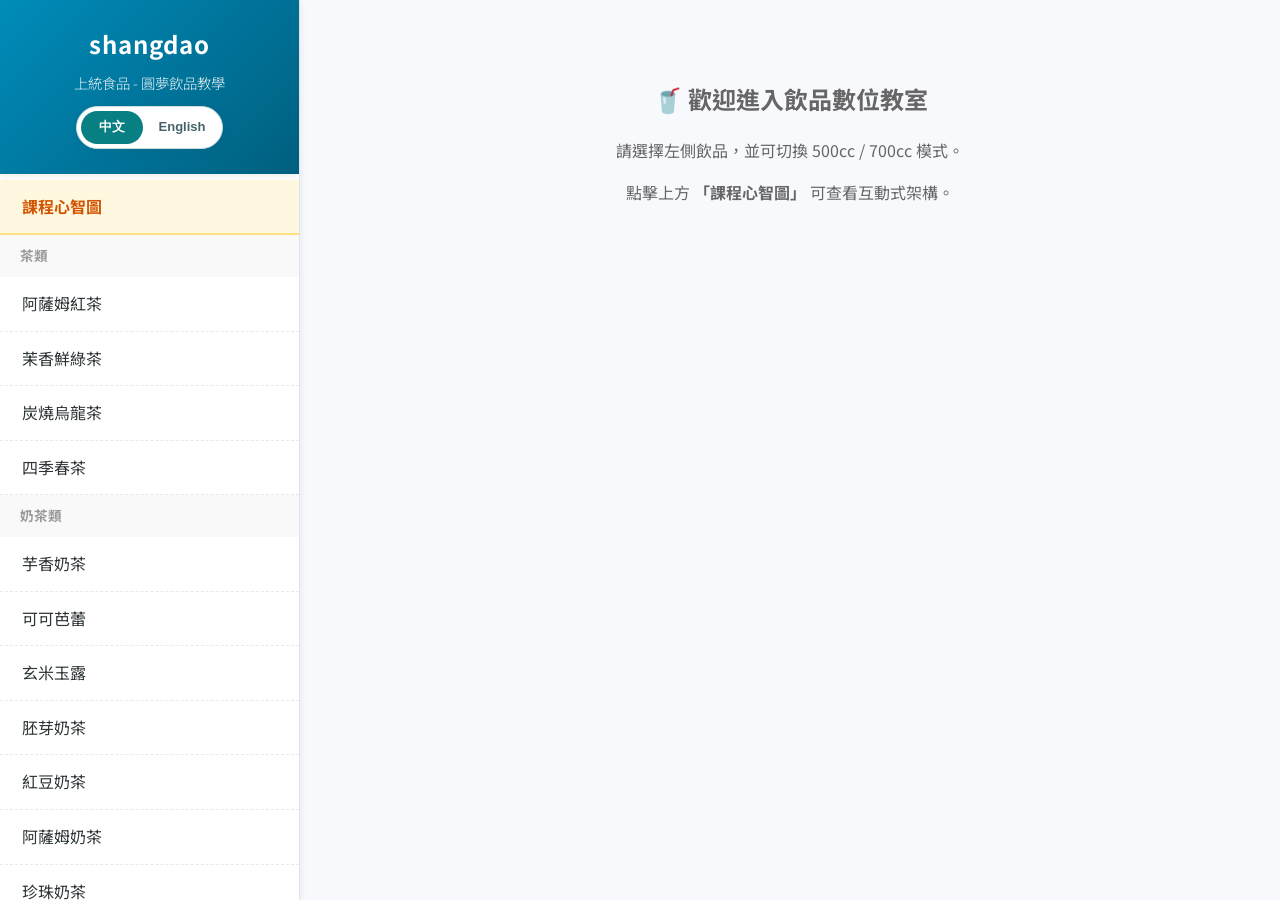
<file: 課程202511/Dream/Dream.html>
<!DOCTYPE html>
<html lang="zh-TW">
<head>
    <meta charset="UTF-8">
    <meta name="viewport" content="width=device-width, initial-scale=1.0">
    <title>上統食品 - 圓夢飲品教學系統 (含心智圖)</title>
    <link href="https://fonts.googleapis.com/css2?family=Noto+Sans+TC:wght@300;400;700&display=swap" rel="stylesheet">
    <style>
        /* ====================
           基本變數與全局樣式
           ==================== */
        :root {
            --primary: #008CBA;
            --primary-light: #f0f8ff;
            --primary-dark: #007399;
            --secondary: #E84545;
            --dark: #2d3436;
            --light: #f7f9fc;
            --gray: #dfe6e9;
            --text-color: #4a4a4a;
            --shadow-light: 0 2px 8px rgba(0,0,0,0.08);
            --shadow-medium: 0 5px 15px rgba(0,0,0,0.1);
        }

        body {
            font-family: 'Noto Sans TC', "Helvetica Neue", Helvetica, Arial, sans-serif;
            margin: 0;
            padding: 0;
            background: var(--light);
            color: var(--text-color);
            display: flex;
            height: 100vh;
            overflow: hidden;
            font-size: 16px;
            line-height: 1.6;
        }

        ::-webkit-scrollbar { width: 8px; }
        ::-webkit-scrollbar-track { background: transparent; }
        ::-webkit-scrollbar-thumb { background: var(--gray); border-radius: 10px; }
        ::-webkit-scrollbar-thumb:hover { background: #b0b0b0; }

        /* ====================
           側邊導航
           ==================== */
        .sidebar {
            width: 300px;
            background: rgba(255,255,255,0.96);
            border-right: 1px solid var(--gray);
            display: flex;
            flex-direction: column;
            overflow-y: auto;
            box-shadow: var(--shadow-light);
            z-index: 10;
        }

        .brand {
            padding: 25px 20px;
            background: linear-gradient(135deg, #008CBA, #005f7f);
            color: white;
            text-align: center;
            box-shadow: var(--shadow-light);
            position: sticky;
            top: 0;
            z-index: 2;
        }
        .brand h1 { margin: 0; font-size: 1.5rem; font-weight: 700; letter-spacing: 1px; }
        .brand p { margin: 8px 0 0; font-size: 0.9rem; opacity: 0.9; font-weight: 300; }

        .nav-list { list-style: none; padding: 6px 0 10px; margin: 0; flex-grow: 1; }

        .nav-item {
            padding: 14px 22px;
            cursor: pointer;
            border-bottom: 1px dashed rgba(223,230,233,0.8);
            transition: all 0.18s ease-in-out;
            color: var(--dark);
            font-weight: 400;
        }
        .nav-item:hover {
            background-color: #f0f8ff;
            color: var(--primary-dark);
            padding-left: 28px;
        }
        .nav-item.active {
            background-color: var(--primary-light);
            border-left: 6px solid var(--primary);
            font-weight: 700;
            color: var(--primary);
        }
        /* 特殊樣式給心智圖按鈕 */
        .nav-item.mindmap-btn {
            background: #fff8e1;
            border-bottom: 2px solid #ffe082;
            color: #d35400;
            font-weight: bold;
        }
        .nav-item.mindmap-btn:hover { background: #ffe0b2; }
        .nav-item.mindmap-btn.active {
            background: #ffe0b2;
            border-left: 6px solid #e67e22;
            color: #d35400;
        }

        /* ====================
           主內容區
           ==================== */
        .main-content {
            flex: 1;
            padding: 0; /* 改為0以便心智圖滿版，食譜區自己加padding */
            overflow-y: auto;
            background-color: transparent;
            position: relative;
        }

        /* 食譜容器 (有Padding) */
        .recipe-container-padding {
            padding: 30px;
        }

        .recipe-wrapper { animation: fadeInUp 0.45s ease-out; }
        @keyframes fadeInUp { from { opacity: 0; transform: translateY(12px); } to { opacity: 1; transform: translateY(0); } }

        /* 圖片區塊 */
        .recipe-banner {
            width: 100%; height: 180px;
            background: linear-gradient(135deg, #e3f4ff, #fff);
            border-radius: 15px; overflow: hidden;
            margin-bottom: 30px; display: flex; align-items: center; justify-content: center;
            box-shadow: var(--shadow-medium); border: 1px solid #eee;
        }
        .img-placeholder-text {
            color: var(--primary); font-size: 1.5rem; font-weight: bold; text-align: center; opacity: 0.3;
        }

        /* 標題與控制區 */
        .recipe-header {
            display: flex; justify-content: space-between; align-items: flex-end;
            border-bottom: 2px solid var(--gray); padding-bottom: 20px; margin-bottom: 25px;
            gap: 16px; flex-wrap: wrap;
        }
        .recipe-title h2 { margin: 0; font-size: 2.2rem; color: var(--dark); font-weight: 700; }
        .recipe-title small { font-size: 1rem; color: var(--secondary); letter-spacing: 0.5px; display: block; margin-bottom: 5px; font-weight: bold; }

        /* 容量切換按鈕 */
        .size-switcher { display: flex; background: #e0e0e0; padding: 4px; border-radius: 30px; gap: 4px; }
        .size-btn {
            border: none; padding: 8px 20px; border-radius: 25px; cursor: pointer;
            font-weight: bold; color: #666; background: transparent; transition: all 0.2s; font-size: 0.95rem;
        }
        .size-btn.active { background: white; color: var(--primary); box-shadow: 0 2px 6px rgba(0,0,0,0.1); }

        /* 份量控制 */
        .portion-control {
            background: white; padding: 8px 18px; border-radius: 30px;
            box-shadow: var(--shadow-light); display: flex; align-items: center; gap: 10px; font-weight: 400;
            border: 1px solid rgba(223,230,233,0.9); margin-left: auto;
        }
        .portion-control input {
            width: 60px; padding: 6px; font-size: 1.1rem; text-align: center;
            border: 1px solid var(--gray); border-radius: 8px;
        }

        /* 卡片與格線 */
        .grid-layout { display: grid; grid-template-columns: 1fr 2fr; gap: 30px; }
        .card {
            background: rgba(255,255,255,0.96); padding: 30px; border-radius: 18px;
            box-shadow: var(--shadow-medium); margin-bottom: 20px;
            border: 1px solid rgba(255,255,255,0.8); min-height: 400px;
        }
        .card h3 {
            margin-top: 0; color: var(--primary);
            border-bottom: 2px solid var(--primary-light); padding-bottom: 15px; margin-bottom: 16px;
            font-size: 1.5rem; font-weight: 700;
        }
        .ingredient-list { list-style: none; padding: 0; }
        .ingredient-item {
            display: flex; justify-content: space-between; padding: 10px 5px;
            border-bottom: 1px dashed var(--gray); font-size: 1.05rem;
        }
        .amount { font-weight: 700; color: var(--secondary); }

        /* 分頁按鈕 */
        .tab-buttons { display: flex; border-bottom: 2px solid var(--gray); margin-bottom: 20px; }
        .tab-button {
            background: none; border: none; padding: 10px 15px; margin-right: 10px;
            cursor: pointer; font-size: 1.05rem; font-weight: 600; color: #888;
            border-bottom: 3px solid transparent; transition: all 0.2s;
        }
        .tab-button:hover { color: var(--primary-dark); }
        .tab-button.active { color: var(--primary); border-bottom: 3px solid var(--primary); }
        .tab-content { display: none; padding-top: 10px; animation: fadeInTab 0.3s ease-out; }
        .tab-content.active { display: block; }
        @keyframes fadeInTab { from { opacity: 0; transform: translateY(5px); } to { opacity: 1; transform: translateY(0); } }

        /* 影片與計時器 */
        .video-container { width: 100%; aspect-ratio: 16 / 9; background-color: #000; border-radius: 10px; overflow: hidden; }
        .video-container iframe { width: 100%; height: 100%; border: none; }
        .no-video-message { background-color: #f9f9f9; border: 2px dashed #ddd; border-radius: 10px; padding: 40px; text-align: center; color: #999; }
        .step-item { margin-bottom: 20px; display: flex; gap: 12px; align-items: flex-start; }
        .step-checkbox { min-width: 24px; min-height: 24px; margin-top: 4px; cursor: pointer; accent-color: var(--primary); }
        .step-content { flex: 1; line-height: 1.7; font-size: 1.05rem; }
        .step-checkbox:checked + .step-content label { text-decoration: line-through; color: #aaa; }
        .timer-btn {
            background-color: var(--primary); color: white; border: none; padding: 8px 16px;
            border-radius: 20px; cursor: pointer; font-weight: bold; margin-top: 8px;
            display: inline-flex; align-items: center; gap: 8px; font-size: 0.9rem; transition: 0.2s;
        }
        .timer-btn.running { background-color: #f39c12; }

        /* ====================
           心智圖樣式 (Mind Map CSS)
           ==================== */
        #mm-wrapper {
            position: relative;
            width: 100%;
            height: 100%;
            background-color: #f4f4f4;
            overflow: hidden;
            cursor: pointer;
            user-select: none;
        }
        #mm-instruction {
            position: absolute;
            top: 20px; left: 20px;
            color: #555; background: rgba(255,255,255,0.8);
            padding: 10px 15px; border-radius: 5px; z-index: 10;
            box-shadow: 0 2px 5px rgba(0,0,0,0.1); font-weight: bold;
        }
        #mm-canvas-container { width: 100%; height: 100%; position: relative; }
        #lines-layer { position: absolute; width: 100%; height: 100%; pointer-events: none; z-index: 0; }
        
        /* 心智圖節點樣式 */
        .mm-line {
            stroke: #999; stroke-width: 2; opacity: 0; transition: opacity 0.5s ease;
        }
        .mm-line.visible { opacity: 1; }
        
        .mm-node {
            position: absolute;
            background: #fff; border: 2px solid #666; border-radius: 25px;
            padding: 8px 15px; text-align: center; font-size: 0.9rem; font-weight: 600;
            color: #333; box-shadow: 3px 3px 8px rgba(0,0,0,0.1);
            transform: translate(-50%, -50%) scale(0); opacity: 0;
            transition: all 0.5s cubic-bezier(0.175, 0.885, 0.32, 1.275);
            white-space: nowrap; z-index: 1;
            display: flex; justify-content: center; align-items: center;
        }
        .mm-node.visible { transform: translate(-50%, -50%) scale(1); opacity: 1; }
        
        .mm-center-node {
            width: 130px; height: 130px; border-radius: 50%;
            background: #eef6fc; border: 3px solid #1976d2; font-size: 1.1rem;
            z-index: 2; box-shadow: 0 0 20px rgba(25, 118, 210, 0.2);
        }
        .mm-main-node { background-color: #fff8e1; border-color: #ffa000; }
        .mm-sub-node { font-size: 0.85rem; padding: 6px 12px; border: 1px solid #aaa; }

        @media (max-width: 992px) { .grid-layout { grid-template-columns: 1fr; } }
        @media (max-width: 768px) {
            body { flex-direction: column; height: auto; overflow: auto; }
            .sidebar { width: 100%; height: auto; max-height: 200px; }
            .nav-list { display: flex; overflow-x: auto; white-space: nowrap; }
            .nav-item { border-right: 1px solid var(--gray); border-bottom: none; }
            .recipe-header { flex-direction: column; align-items: flex-start; }
            .portion-control { margin-left: 0; width: 100%; justify-content: space-between; }
            /* 手機版心智圖高度 */
            #mm-wrapper { height: 500px; border-top: 1px solid #ddd; }
        }
    </style>
  <link rel="stylesheet" href="../../assets/language.css">
  <script src="../../assets/translations.js" defer></script>
  <script src="../../assets/language.js" defer></script>
</head>
<body>

    <div class="sidebar">
        <div class="brand">
            <h1>shangdao</h1>
            <p>上統食品 - 圓夢飲品教學</p>
        </div>
        <ul class="nav-list" id="navList"></ul>
    </div>

    <div class="main-content" id="mainContentArea">
        <div class="recipe-container-padding">
            <div style="text-align: center; margin-top: 50px; color: #666;">
                <h2>🥤 歡迎進入飲品數位教室</h2>
                <p>請選擇左側飲品，並可切換 500cc / 700cc 模式。</p>
                <p>點擊上方 <b>「課程心智圖」</b> 可查看互動式架構。</p>
            </div>
        </div>
    </div>

    <script>
        // 資料來源：圓夢課程_20251115.pdf
        const recipes = [
            // --- 茶類 ---
            { id: "t01", category: "茶類", name: "阿薩姆紅茶", variants: { "500": { ingredients: [{name:"紅茶",val:200,u:"cc"}, {name:"特糖",val:30,u:"cc"}, {name:"冰塊",val:1,u:"滿杯"}], steps: ["依杯型選用對應配方 (500cc)。", "將紅茶200cc、特糖30cc倒入雪克杯攪拌。", "加入冰塊至雪克杯滿。", "充分雪克後倒入杯中。"] }, "700": { ingredients: [{name:"紅茶",val:300,u:"cc"}, {name:"特糖",val:45,u:"cc"}, {name:"冰塊",val:1,u:"滿杯"}], steps: ["依杯型選用對應配方 (700cc)。", "將紅茶300cc、特糖45cc倒入雪克杯攪拌。", "加入冰塊至雪克杯滿。", "充分雪克後倒入杯中。"] } } },
            { id: "t02", category: "茶類", name: "茉香鮮綠茶", variants: { "500": { ingredients: [{name:"綠茶",val:200,u:"cc"}, {name:"果糖",val:30,u:"cc"}, {name:"冰塊",val:1,u:"滿杯"}], steps: ["將綠茶200cc與果糖30cc倒入雪克杯。", "加入冰塊至雪克杯滿。", "雪克後倒入杯中。"] }, "700": { ingredients: [{name:"綠茶",val:300,u:"cc"}, {name:"果糖",val:45,u:"cc"}, {name:"冰塊",val:1,u:"滿杯"}], steps: ["將綠茶300cc與果糖45cc倒入雪克杯。", "加入冰塊至雪克杯滿。", "雪克後倒入杯中。"] } } },
            { id: "t03", category: "茶類", name: "炭燒烏龍茶", variants: { "500": { ingredients: [{name:"烏龍茶",val:200,u:"cc"}, {name:"果糖",val:30,u:"cc"}, {name:"冰塊",val:1,u:"滿杯"}], steps: ["將烏龍茶200cc與果糖30cc倒入雪克杯。", "加入冰塊至滿。", "雪克後倒入杯中。"] }, "700": { ingredients: [{name:"烏龍茶",val:300,u:"cc"}, {name:"果糖",val:45,u:"cc"}, {name:"冰塊",val:1,u:"滿杯"}], steps: ["將烏龍茶300cc與果糖45cc倒入雪克杯。", "加入冰塊至滿。", "雪克後倒入杯中。"] } } },
            { id: "t04", category: "茶類", name: "四季春茶", variants: { "500": { ingredients: [{name:"四季春茶",val:200,u:"cc"}, {name:"果糖",val:30,u:"cc"}, {name:"冰塊",val:1,u:"滿杯"}], steps: ["將四季春茶200cc與果糖30cc倒入雪克杯。", "加入冰塊至滿。", "雪克後倒入杯中。"] }, "700": { ingredients: [{name:"四季春茶",val:300,u:"cc"}, {name:"果糖",val:45,u:"cc"}, {name:"冰塊",val:1,u:"滿杯"}], steps: ["將四季春茶300cc與果糖45cc倒入雪克杯。", "加入冰塊至滿。", "雪克後倒入杯中。"] } } },

            // --- 奶茶類 ---
            { id: "m01", category: "奶茶類", name: "芋香奶茶", variants: { "500": { ingredients: [{name:"綠茶",val:200,u:"cc"},{name:"果糖",val:15,u:"cc"},{name:"芋頭粉",val:30,u:"g"},{name:"奶精粉",val:10,u:"g"},{name:"冰塊",val:1,u:"滿杯"}], steps: ["綠茶200cc + 果糖15cc + 芋頭粉30g + 奶精粉10g。", "攪拌均勻。", "加冰滿雪克。"] }, "700": { ingredients: [{name:"綠茶",val:300,u:"cc"},{name:"果糖",val:22,u:"cc"},{name:"芋頭粉",val:45,u:"g"},{name:"奶精粉",val:15,u:"g"},{name:"冰塊",val:1,u:"滿杯"}], steps: ["綠茶300cc + 果糖22cc + 芋頭粉45g + 奶精粉15g。", "攪拌均勻。", "加冰滿雪克。"] } } },
            { id: "m02", category: "奶茶類", name: "可可芭蕾", variants: { "500": { ingredients: [{name:"熱水",val:200,u:"cc"},{name:"純巧克力粉",val:10,u:"g"},{name:"奶精粉",val:30,u:"g"},{name:"果糖",val:30,u:"cc"},{name:"冰塊",val:1,u:"滿杯"}], steps: ["熱水200cc先溶解巧克力粉10g。", "加入奶精粉30g、果糖30cc攪拌。", "加冰滿雪克。"] }, "700": { ingredients: [{name:"熱水",val:300,u:"cc"},{name:"純巧克力粉",val:20,u:"g"},{name:"奶精粉",val:40,u:"g"},{name:"果糖",val:40,u:"cc"},{name:"冰塊",val:1,u:"滿杯"}], steps: ["熱水300cc先溶解巧克力粉20g。", "加入奶精粉40g、果糖40cc攪拌。", "加冰滿雪克。"] } } },
            { id: "m03", category: "奶茶類", name: "玄米玉露", variants: { "500": { ingredients: [{name:"綠茶",val:200,u:"cc"},{name:"果糖",val:15,u:"cc"},{name:"玄米玉露粉",val:30,u:"g"},{name:"奶精粉",val:15,u:"g"}], steps: ["綠茶200cc + 果糖15cc + 玄米粉30g + 奶精15g。", "攪拌後加冰雪克。"] }, "700": { ingredients: [{name:"綠茶",val:300,u:"cc"},{name:"果糖",val:22,u:"cc"},{name:"玄米玉露粉",val:45,u:"g"},{name:"奶精粉",val:22,u:"g"}], steps: ["綠茶300cc + 果糖22cc + 玄米粉45g + 奶精22g。", "攪拌後加冰雪克。"] } } },
            { id: "m04", category: "奶茶類", name: "胚芽奶茶", variants: { "500": { ingredients: [{name:"綠茶",val:200,u:"cc"},{name:"胚芽粉",val:30,u:"g"},{name:"奶精粉",val:10,u:"g"},{name:"果糖",val:15,u:"cc"}], steps: ["綠茶200cc + 胚芽粉30g + 奶精10g + 果糖15cc。", "攪拌後加冰雪克。"] }, "700": { ingredients: [{name:"綠茶",val:300,u:"cc"},{name:"胚芽粉",val:45,u:"g"},{name:"奶精粉",val:15,u:"g"},{name:"果糖",val:22,u:"cc"}], steps: ["綠茶300cc + 胚芽粉45g + 奶精15g + 果糖22cc。", "攪拌後加冰雪克。"] } } },
            { id: "m05", category: "奶茶類", name: "紅豆奶茶", variants: { "500": { ingredients: [{name:"紅茶",val:200,u:"cc"},{name:"果糖",val:15,u:"cc"},{name:"紅豆沙粉",val:30,u:"g"},{name:"奶精粉",val:10,u:"g"},{name:"紅豆粒",val:1,u:"勺"}], steps: ["紅茶200cc + 果糖15cc + 紅豆粉30g + 奶精10g 攪拌。", "加入1勺紅豆粒。", "冰8分滿雪克。"] }, "700": { ingredients: [{name:"紅茶",val:300,u:"cc"},{name:"果糖",val:30,u:"cc"},{name:"紅豆沙粉",val:45,u:"g"},{name:"奶精粉",val:15,u:"g"},{name:"紅豆粒",val:1.5,u:"勺"}], steps: ["紅茶300cc + 果糖30cc + 紅豆粉45g + 奶精15g 攪拌。", "加入1.5勺紅豆粒。", "冰8分滿雪克。"] } } },
            { id: "m06", category: "奶茶類", name: "阿薩姆奶茶", variants: { "500": { ingredients: [{name:"熱水",val:100,u:"cc"},{name:"紅茶",val:100,u:"cc"},{name:"阿薩姆粉",val:30,u:"g"},{name:"果糖",val:15,u:"cc"},{name:"奶精",val:10,u:"g"}], steps: ["熱水100cc+紅茶100cc混合。", "加入粉30g、果糖15cc、奶精10g攪拌。", "冰滿雪克。"] }, "700": { ingredients: [{name:"熱水",val:150,u:"cc"},{name:"紅茶",val:150,u:"cc"},{name:"阿薩姆粉",val:45,u:"g"},{name:"果糖",val:22,u:"cc"},{name:"奶精",val:15,u:"g"}], steps: ["熱水150cc+紅茶150cc混合。", "加入粉45g、果糖22cc、奶精15g攪拌。", "冰滿雪克。"] } } },
            { id: "m07", category: "奶茶類", name: "珍珠奶茶", variants: { "500": { ingredients: [{name:"紅茶",val:200,u:"cc"},{name:"特糖",val:30,u:"cc"},{name:"奶精粉",val:30,u:"g"},{name:"珍珠",val:1,u:"勺"}], steps: ["紅茶200cc+糖30cc+奶精30g攪拌。", "冰8分雪克。", "將1勺珍珠先放入杯中，再倒入奶茶。"] }, "700": { ingredients: [{name:"紅茶",val:300,u:"cc"},{name:"特糖",val:40,u:"cc"},{name:"奶精粉",val:40,u:"g"},{name:"珍珠",val:1.5,u:"勺"}], steps: ["紅茶300cc+糖40cc+奶精40g攪拌。", "冰8分雪克。", "將1.5勺珍珠先放入杯中，再倒入奶茶。"] } } },
            { id: "m08", category: "奶茶類", name: "沖繩布丁奶茶", variants: { "500": { ingredients: [{name:"熱水",val:200,u:"cc"},{name:"果糖",val:15,u:"cc"},{name:"沖繩粉",val:30,u:"g"},{name:"奶精粉",val:10,u:"g"}], steps: ["熱水200cc+果糖15cc+沖繩粉30g+奶精10g。", "攪拌後加冰雪克。"] }, "700": { ingredients: [{name:"熱水",val:300,u:"cc"},{name:"果糖",val:22,u:"cc"},{name:"沖繩粉",val:45,u:"g"},{name:"奶精粉",val:15,u:"g"}], steps: ["熱水300cc+果糖22cc+沖繩粉45g+奶精15g。", "攪拌後加冰雪克。"] } } },
            { id: "m09", category: "奶茶類", name: "冬瓜撞奶", variants: { "500": { ingredients: [{name:"熱水",val:100,u:"cc"},{name:"冬瓜露",val:30,u:"cc"},{name:"奶精粉",val:30,u:"g"},{name:"冰塊",val:1,u:"滿"},{name:"冷水",val:1,u:"補滿"}], steps: ["熱水100cc+冬瓜露30cc+奶精30g。", "攪拌後加冰滿，冷水補滿雪克。"] }, "700": { ingredients: [{name:"熱水",val:150,u:"cc"},{name:"冬瓜露",val:45,u:"cc"},{name:"奶精粉",val:45,u:"g"},{name:"冰塊",val:1,u:"滿"},{name:"冷水",val:1,u:"補滿"}], steps: ["熱水150cc+冬瓜露45cc+奶精45g。", "攪拌後加冰滿，冷水補滿雪克。"] } } },

            // --- 調味茶類 ---
            { id: "f01", category: "調味茶類", name: "百香綠茶", variants: { "500": { ingredients: [{name:"綠茶",val:200,u:"cc"},{name:"百香果汁",val:20,u:"cc"},{name:"百香加子醬",val:20,u:"cc"},{name:"果糖",val:10,u:"cc"}], steps: ["綠茶200cc+百香汁20cc+加子醬20cc+果糖10cc。", "冰滿雪克。"] }, "700": { ingredients: [{name:"綠茶",val:300,u:"cc"},{name:"百香果汁",val:30,u:"cc"},{name:"百香加子醬",val:30,u:"cc"},{name:"果糖",val:20,u:"cc"}], steps: ["綠茶300cc+百香汁30cc+加子醬30cc+果糖20cc。", "冰滿雪克。"] } } },
            { id: "f02", category: "調味茶類", name: "檸檬紅/綠茶", variants: { "500": { ingredients: [{name:"基底茶",val:200,u:"cc"},{name:"檸檬原汁",val:30,u:"cc"},{name:"果糖",val:60,u:"cc"}], steps: ["基底茶200cc+檸檬汁30cc+果糖60cc。", "冰滿雪克。"] }, "700": { ingredients: [{name:"基底茶",val:300,u:"cc"},{name:"檸檬原汁",val:40,u:"cc"},{name:"果糖",val:70,u:"cc"}], steps: ["基底茶300cc+檸檬汁40cc+果糖70cc。", "冰滿雪克。"] } } },
            { id: "f03", category: "調味茶類", name: "蜂蜜紅/綠茶", variants: { "500": { ingredients: [{name:"基底茶",val:200,u:"cc"},{name:"蜂蜜",val:40,u:"cc"}], steps: ["基底茶200cc+蜂蜜40cc溶解。", "冰滿雪克。"] }, "700": { ingredients: [{name:"基底茶",val:300,u:"cc"},{name:"蜂蜜",val:60,u:"cc"}], steps: ["基底茶300cc+蜂蜜60cc溶解。", "冰滿雪克。"] } } },
            { id: "f04", category: "調味茶類", name: "夏威夷冰茶", variants: { "500": { ingredients: [{name:"綠茶",val:200,u:"cc"},{name:"夏威夷汁",val:50,u:"cc"},{name:"果糖",val:20,u:"cc"}], steps: ["綠茶200cc+夏威夷汁50cc+果糖20cc。", "冰滿雪克。"] }, "700": { ingredients: [{name:"綠茶",val:300,u:"cc"},{name:"夏威夷汁",val:60,u:"cc"},{name:"果糖",val:25,u:"cc"}], steps: ["綠茶300cc+夏威夷汁60cc+果糖25cc。", "冰滿雪克。"] } } },
            { id: "f05", category: "調味茶類", name: "柳橙果茶", variants: { "500": { ingredients: [{name:"紅茶",val:200,u:"cc"},{name:"柳橙纖顆",val:40,u:"cc"},{name:"果糖",val:15,u:"cc"}], steps: ["紅茶200cc+柳橙纖顆40cc+果糖15cc。", "冰滿雪克。"] }, "700": { ingredients: [{name:"紅茶",val:300,u:"cc"},{name:"柳橙纖顆",val:50,u:"cc"},{name:"果糖",val:20,u:"cc"}], steps: ["紅茶300cc+柳橙纖顆50cc+果糖20cc。", "冰滿雪克。"] } } },
            { id: "f06", category: "調味茶類", name: "蜂蜜檸檬", variants: { "500": { ingredients: [{name:"生飲水",val:200,u:"cc"},{name:"蜂蜜",val:40,u:"cc"},{name:"檸檬原汁",val:15,u:"cc"}], steps: ["水200cc+蜂蜜40cc+檸檬汁15cc溶解。", "冰滿雪克。"] }, "700": { ingredients: [{name:"生飲水",val:300,u:"cc"},{name:"蜂蜜",val:50,u:"cc"},{name:"檸檬原汁",val:20,u:"cc"}], steps: ["水300cc+蜂蜜50cc+檸檬汁20cc溶解。", "冰滿雪克。"] } } },
            { id: "f07", category: "調味茶類", name: "金桔檸檬", variants: { "500": { ingredients: [{name:"生飲水",val:200,u:"cc"},{name:"白話梅",val:1,u:"顆"},{name:"鮮桔汁",val:30,u:"cc"},{name:"檸檬汁",val:20,u:"cc"},{name:"果糖",val:10,u:"cc"}], steps: ["水200cc+1顆話梅+鮮桔汁30cc+檸檬汁20cc+果糖10cc。", "冰滿雪克。"] }, "700": { ingredients: [{name:"生飲水",val:300,u:"cc"},{name:"白話梅",val:2,u:"顆"},{name:"鮮桔汁",val:40,u:"cc"},{name:"檸檬汁",val:30,u:"cc"},{name:"果糖",val:20,u:"cc"}], steps: ["水300cc+2顆話梅+鮮桔汁40cc+檸檬汁30cc+果糖20cc。", "冰滿雪克。"] } } },

            // --- 冰沙類 ---
            { id: "s01", category: "冰沙類", name: "百香冰沙", variants: { "500": { ingredients: [{name:"冰塊",val:700,u:"cc"},{name:"百香果汁",val:80,u:"cc"},{name:"冷水",val:60,u:"cc"},{name:"冰沙粉",val:10,u:"g"}], steps: ["700cc冰塊 + 80cc百香汁 + 60cc水 + 10g冰沙粉。", "倒入冰沙機攪打。"] }, "700": { ingredients: [{name:"冰塊",val:1000,u:"cc"},{name:"百香果汁",val:90,u:"cc"},{name:"冷水",val:70,u:"cc"},{name:"冰沙粉",val:15,u:"g"}], steps: ["1000cc冰塊 + 90cc百香汁 + 70cc水 + 15g冰沙粉。", "倒入冰沙機攪打。"] } } },
            { id: "s02", category: "冰沙類", name: "冬瓜冰沙", variants: { "500": { ingredients: [{name:"冰塊",val:700,u:"cc"},{name:"冬瓜露",val:80,u:"cc"},{name:"冷水",val:60,u:"cc"},{name:"冰沙粉",val:10,u:"g"}], steps: ["700cc冰塊 + 80cc冬瓜露 + 60cc水 + 10g冰沙粉。", "倒入冰沙機攪打。"] }, "700": { ingredients: [{name:"冰塊",val:1000,u:"cc"},{name:"冬瓜露",val:90,u:"cc"},{name:"冷水",val:70,u:"cc"},{name:"冰沙粉",val:15,u:"g"}], steps: ["1000cc冰塊 + 90cc冬瓜露 + 70cc水 + 15g冰沙粉。", "倒入冰沙機攪打。"] } } },
            { id: "s03", category: "冰沙類", name: "芒果冰沙", variants: { "500": { ingredients: [{name:"冰塊",val:700,u:"cc"},{name:"芒果汁",val:80,u:"cc"},{name:"冷水",val:60,u:"cc"},{name:"冰沙粉",val:10,u:"g"}], steps: ["700cc冰塊 + 80cc芒果汁 + 60cc水 + 10g冰沙粉。", "倒入冰沙機攪打。"] }, "700": { ingredients: [{name:"冰塊",val:1000,u:"cc"},{name:"芒果汁",val:90,u:"cc"},{name:"冷水",val:70,u:"cc"},{name:"冰沙粉",val:15,u:"g"}], steps: ["1000cc冰塊 + 90cc芒果汁 + 70cc水 + 15g冰沙粉。", "倒入冰沙機攪打。"] } } },
            { id: "s04", category: "冰沙類", name: "可可冰沙", variants: { "500": { ingredients: [{name:"冰塊",val:700,u:"cc"},{name:"純巧克力粉",val:10,u:"g"},{name:"奶精粉",val:30,u:"g"},{name:"果糖",val:30,u:"cc"},{name:"冷水",val:80,u:"cc"},{name:"冰沙粉",val:10,u:"g"}], steps: ["所有材料(水80cc/冰700cc)放入冰沙機。", "攪打至綿密。"] }, "700": { ingredients: [{name:"冰塊",val:1000,u:"cc"},{name:"純巧克力粉",val:20,u:"g"},{name:"奶精粉",val:40,u:"g"},{name:"果糖",val:40,u:"cc"},{name:"冷水",val:100,u:"cc"},{name:"冰沙粉",val:15,u:"g"}], steps: ["所有材料(水100cc/冰1000cc)放入冰沙機。", "攪打至綿密。"] } } },

            // --- 咖啡系列 ---
            { id: "c01", category: "咖啡系列", name: "拿鐵咖啡", standard: { ingredients: [{name:"全脂鮮奶",val:150,u:"cc"},{name:"濃縮咖啡液",val:100,u:"cc"},{name:"特糖",val:20,u:"cc"},{name:"冰塊",val:0.5,u:"杯"}], steps: ["150cc鮮奶打奶泡。", "100cc咖啡+20cc糖溶解+半杯冰。", "倒入奶泡。"] } },
            { id: "c02", category: "咖啡系列", name: "摩卡咖啡", standard: { ingredients: [{name:"全脂鮮奶",val:150,u:"cc"},{name:"濃縮咖啡液",val:100,u:"cc"},{name:"巧克力膏",val:20,u:"cc"},{name:"果糖",val:10,u:"cc"},{name:"冰塊",val:0.5,u:"杯"}], steps: ["150cc鮮奶打奶泡。", "咖啡+巧克力膏+果糖混合溶解。", "加半杯冰，倒入奶泡，淋醬裝飾。"] } },

            // --- 配料 ---
            { id: "p01", category: "配料教學", name: "珍珠煮法", standard: { ingredients: [{name:"珍珠",val:300,u:"g"},{name:"水",val:3000,u:"cc"},{name:"黑糖蜜",val:30,u:"cc"}], steps: [{ text: "水3000cc煮沸(大滾)下珍珠300g。", timer: 0 }, { text: "攪拌至浮起大滾，轉中火蓋蓋子。", timer: 0 }, { text: "煮：25分鐘 (2.0規格)。", timer: 1500 }, { text: "燜：30分鐘 (熄火)。", timer: 1800 }, { text: "確認熟透(透明)，保留少許水，瀝乾清洗。", timer: 0 }, { text: "加入黑糖蜜攪拌保存。", timer: 0 }] } }
        ];

        let currentRecipe = null;
        let portionMultiplier = 1;
        let currentSize = "700";
        let activeTimer = null;

        // 心智圖變數
        let mmClickStep = -1;
        const mmData = {
            center: { text: "千億市場\n服務 產品" },
            branches: [
                { name: "產品", angle: 270, children: ["代客研發", "器具", "設備", "原料", "創新研發"] },
                { name: "產品技術支援", angle: 180, children: ["1. 協助菜單規劃", "2. 產品技術教學", "3. 店的經營輔導"] },
                { name: "店鋪建構指導", angle: 90, children: ["1. 開店前諮詢規劃", "2. 形象CI設計", "3. 店面設計", "4. 店動線與作業規劃"] },
                { name: "品牌育成", angle: 0, children: ["1. 協助自創品牌", "2. 創新流行店合作", "3. 品牌再造"] }
            ]
        };

        function init() {
            renderNav();
        }

        function renderNav() {
            const list = document.getElementById('navList');
            list.innerHTML = '';
            
            // 1. 新增心智圖按鈕在最上方
            const mmLi = document.createElement('li');
            mmLi.className = 'nav-item mindmap-btn';
            mmLi.innerHTML = '課程心智圖';
            mmLi.id = 'nav-mindmap';
            mmLi.onclick = loadMindMap;
            list.appendChild(mmLi);

            // 2. 渲染食譜分類
            const categories = [...new Set(recipes.map(r => r.category))];
            categories.forEach(cat => {
                const groupHeader = document.createElement('li');
                Object.assign(groupHeader.style, {
                    padding:"10px 20px", fontSize:"0.85rem", color:"#999", fontWeight:"bold", backgroundColor:"#f9f9f9"
                });
                groupHeader.innerText = cat;
                list.appendChild(groupHeader);

                recipes.filter(r => r.category === cat).forEach(recipe => {
                    const li = document.createElement('li');
                    li.className = 'nav-item';
                    li.textContent = recipe.name;
                    li.onclick = () => loadRecipe(recipe.id);
                    li.id = `nav-${recipe.id}`;
                    list.appendChild(li);
                });
            });
        }

        // --- 食譜功能 ---
        function loadRecipe(id) {
            // UI 更新
            document.querySelectorAll('.nav-item').forEach(el => el.classList.remove('active'));
            const activeEl = document.getElementById(`nav-${id}`);
            if(activeEl) activeEl.classList.add('active');
            
            currentRecipe = recipes.find(r => r.id === id);
            portionMultiplier = 1;
            if (!currentRecipe.variants) currentSize = "standard";
            
            renderRecipeContent();
        }

        function renderRecipeContent() {
            if (!currentRecipe) return;
            const container = document.getElementById('mainContentArea');
            
            let data = currentRecipe.variants ? currentRecipe.variants[currentSize] : currentRecipe.standard;
            if (currentRecipe.variants && !currentRecipe.variants[currentSize]) currentSize = "700";

            // 食材
            const ingredientsHtml = data.ingredients.map(ing => {
                const amount = ing.val > 0 ? (ing.val * portionMultiplier).toFixed(1).replace('.0', '') : '';
                return `<li class="ingredient-item"><span>${ing.name}</span><span class="amount">${amount} ${ing.u}</span></li>`;
            }).join('');

            // 步驟
            const stepsHtml = data.steps.map((step, index) => {
                let stepText = typeof step === 'string' ? step : step.text;
                let timerHtml = '';
                if (typeof step === 'object' && step.timer > 0) {
                    timerHtml = `<button class="timer-btn" onclick="toggleTimer(this, ${step.timer})">⏱ 開始計時 (${formatTime(step.timer)})</button>`;
                }
                return `
                    <div class="step-item">
                        <input type="checkbox" class="step-checkbox" id="step-${index}">
                        <div class="step-content">
                            <label for="step-${index}">${index + 1}. ${stepText}</label>
                            <br>${timerHtml}
                        </div>
                    </div>`;
            }).join('');

            // 影片
            let videoHtml = currentRecipe.videoUrl && currentRecipe.videoUrl.trim() !== "" 
                ? `<div class="video-container"><iframe src="${currentRecipe.videoUrl}" allowfullscreen></iframe></div>` 
                : `<div class="no-video-message"><h3>📹 尚無影片教學</h3><p>此配方暫時沒有上傳教學影片。</p></div>`;

            // 切換按鈕
            let switcherHtml = currentRecipe.variants ? `
                <div class="size-switcher">
                    <button class="size-btn ${currentSize === '500' ? 'active' : ''}" onclick="setSize('500')">500cc (中)</button>
                    <button class="size-btn ${currentSize === '700' ? 'active' : ''}" onclick="setSize('700')">700cc (大)</button>
                </div>` : '';

            container.innerHTML = `
                <div class="recipe-container-padding">
                    <div class="recipe-wrapper">
                        <div class="recipe-banner">
                            <div class="img-placeholder-text">shangdao<br>${currentRecipe.name}</div>
                        </div>
                        <div class="recipe-header">
                            <div class="recipe-title">
                                <small>${currentRecipe.category}</small>
                                <h2>${currentRecipe.name}</h2>
                            </div>
                            ${switcherHtml}
                            <div class="portion-control">
                                <label>製作份量：</label>
                                <input type="number" value="${portionMultiplier}" step="0.5" min="0.5" onchange="updatePortion(this.value)">
                                <span>倍</span>
                            </div>
                        </div>
                        <div class="grid-layout">
                            <div class="card">
                                <h3>📋 食材配方</h3>
                                <ul class="ingredient-list">${ingredientsHtml}</ul>
                            </div>
                            <div class="card">
                                <div class="tab-buttons">
                                    <button class="tab-button active" onclick="switchTab(this, 'steps')">👨‍🍳 步驟教學</button>
                                    <button class="tab-button" onclick="switchTab(this, 'video')">▶ 影片教學</button>
                                </div>
                                <div id="steps-content" class="tab-content active">${stepsHtml}</div>
                                <div id="video-content" class="tab-content">${videoHtml}</div>
                            </div>
                        </div>
                    </div>
                </div>
            `;
        }

        // --- 心智圖功能 ---
        function loadMindMap() {
            document.querySelectorAll('.nav-item').forEach(el => el.classList.remove('active'));
            document.getElementById('nav-mindmap').classList.add('active');

            const container = document.getElementById('mainContentArea');
            container.innerHTML = `
                <div id="mm-wrapper" onclick="handleMindMapClick()">
                    <div id="mm-instruction">點擊畫面逐步展開心智圖</div>
                    <div id="mm-canvas-container">
                        <svg id="lines-layer"></svg>
                    </div>
                </div>
            `;

            // 初始化變數與中心點
            mmClickStep = -1;
            setTimeout(initMmCenter, 50); // 延遲一下確保DOM已生成
        }

        function initMmCenter() {
            const canvas = document.getElementById('mm-canvas-container');
            if(!canvas) return;
            const cx = canvas.clientWidth / 2;
            const cy = canvas.clientHeight / 2;
            createMmNode(cx, cy, mmData.center.text, 'mm-center-node');
            mmClickStep = 0;
        }

        function handleMindMapClick() {
            if (mmClickStep >= 0 && mmClickStep < mmData.branches.length) {
                renderMmBranch(mmData.branches[mmClickStep]);
                mmClickStep++;
                if(mmClickStep === mmData.branches.length) {
                    document.getElementById('mm-instruction').innerText = "展示完成";
                }
            }
        }

        function renderMmBranch(branchData) {
            const canvas = document.getElementById('mm-canvas-container');
            const cx = canvas.clientWidth / 2;
            const cy = canvas.clientHeight / 2;
            const mainDist = 220;
            const subDist = 220;

            const branchRad = branchData.angle * (Math.PI / 180);
            const bx = cx + mainDist * Math.cos(branchRad);
            const by = cy + mainDist * Math.sin(branchRad);

            createMmLine(cx, cy, bx, by);
            createMmNode(bx, by, branchData.name, 'mm-main-node');

            const numChildren = branchData.children.length;
            branchData.children.forEach((childText, index) => {
                let childX, childY;

                if (branchData.angle === 0 || branchData.angle === 180) {
                    const vGap = 85;
                    const totalHeight = (numChildren - 1) * vGap;
                    const startY = by - totalHeight / 2;
                    childX = bx + (branchData.angle === 0 ? subDist : -subDist);
                    childY = startY + index * vGap;
                } else {
                    const hGap = 175;
                    const totalWidth = (numChildren - 1) * hGap;
                    const startX = bx - totalWidth / 2;
                    childX = startX + index * hGap;
                    childY = by + (branchData.angle === 90 ? subDist : -subDist);
                }

                setTimeout(() => {
                    createMmLine(bx, by, childX, childY);
                    createMmNode(childX, childY, childText, 'mm-sub-node');
                }, 800 + index * 150);
            });
        }

        function createMmNode(x, y, text, className) {
            const container = document.getElementById('mm-canvas-container');
            if(!container) return;
            const node = document.createElement('div');
            node.classList.add('mm-node', className);
            node.innerHTML = text.replace(/\n/g, '<br>');
            node.style.left = x + 'px';
            node.style.top = y + 'px';
            container.appendChild(node);
            requestAnimationFrame(() => node.classList.add('visible'));
        }

        function createMmLine(x1, y1, x2, y2) {
            const svgLayer = document.getElementById('lines-layer');
            if(!svgLayer) return;
            const line = document.createElementNS('http://www.w3.org/2000/svg', 'line');
            line.setAttribute('x1', x1);
            line.setAttribute('y1', y1);
            line.setAttribute('x2', x2);
            line.setAttribute('y2', y2);
            line.classList.add('mm-line');
            svgLayer.appendChild(line);
            requestAnimationFrame(() => line.classList.add('visible'));
        }

        // --- 共用小工具 ---
        function setSize(size) { currentSize = size; renderRecipeContent(); }
        function updatePortion(val) {
            portionMultiplier = parseFloat(val);
            if (isNaN(portionMultiplier) || portionMultiplier < 0.1) portionMultiplier = 1;
            renderRecipeContent();
        }
        function switchTab(btn, tabId) {
            document.querySelectorAll('.tab-button').forEach(b => b.classList.remove('active'));
            document.querySelectorAll('.tab-content').forEach(c => c.classList.remove('active'));
            btn.classList.add('active');
            document.getElementById(tabId + '-content').classList.add('active');
        }
        function toggleTimer(btn, seconds) {
            const wasRunning = btn.classList.contains('running');
            if (activeTimer) {
                clearInterval(activeTimer.interval);
                activeTimer.btn.classList.remove('running');
                activeTimer.btn.textContent = `⏱ 開始計時 (${formatTime(activeTimer.originalSeconds)})`;
            }
            if (wasRunning) {
                clearInterval(activeTimer.interval);
                btn.classList.remove('running');
                btn.textContent = `⏱ 重置計時 (${formatTime(seconds)})`;
                activeTimer = null;
            } else {
                let left = seconds;
                btn.classList.add('running');
                btn.textContent = `⏳ 剩餘 ${formatTime(left)}`;
                const interval = setInterval(() => {
                    left--;
                    btn.textContent = `⏳ 剩餘 ${formatTime(left)}`;
                    if (left <= 0) {
                        clearInterval(interval);
                        btn.classList.remove('running');
                        btn.textContent = "🔔 時間到！";
                        alert("時間到囉！");
                        activeTimer = null;
                    }
                }, 1000);
                activeTimer = { interval: interval, btn: btn, originalSeconds: seconds };
            }
        }
        function formatTime(seconds) {
            const m = Math.floor(seconds / 60);
            const s = seconds % 60;
            return s > 0 ? `${m}分${s}秒` : `${m}分`;
        }

        // 監聽視窗縮放以重繪心智圖(如果在該頁面的話)
        window.addEventListener('resize', () => {
            if(document.getElementById('mm-wrapper')) {
                // 簡單重整邏輯：如果正在看心智圖，重新載入該頁面以重算座標
                loadMindMap();
            }
        });

        init();
    </script>
</body>
</html>
</file>
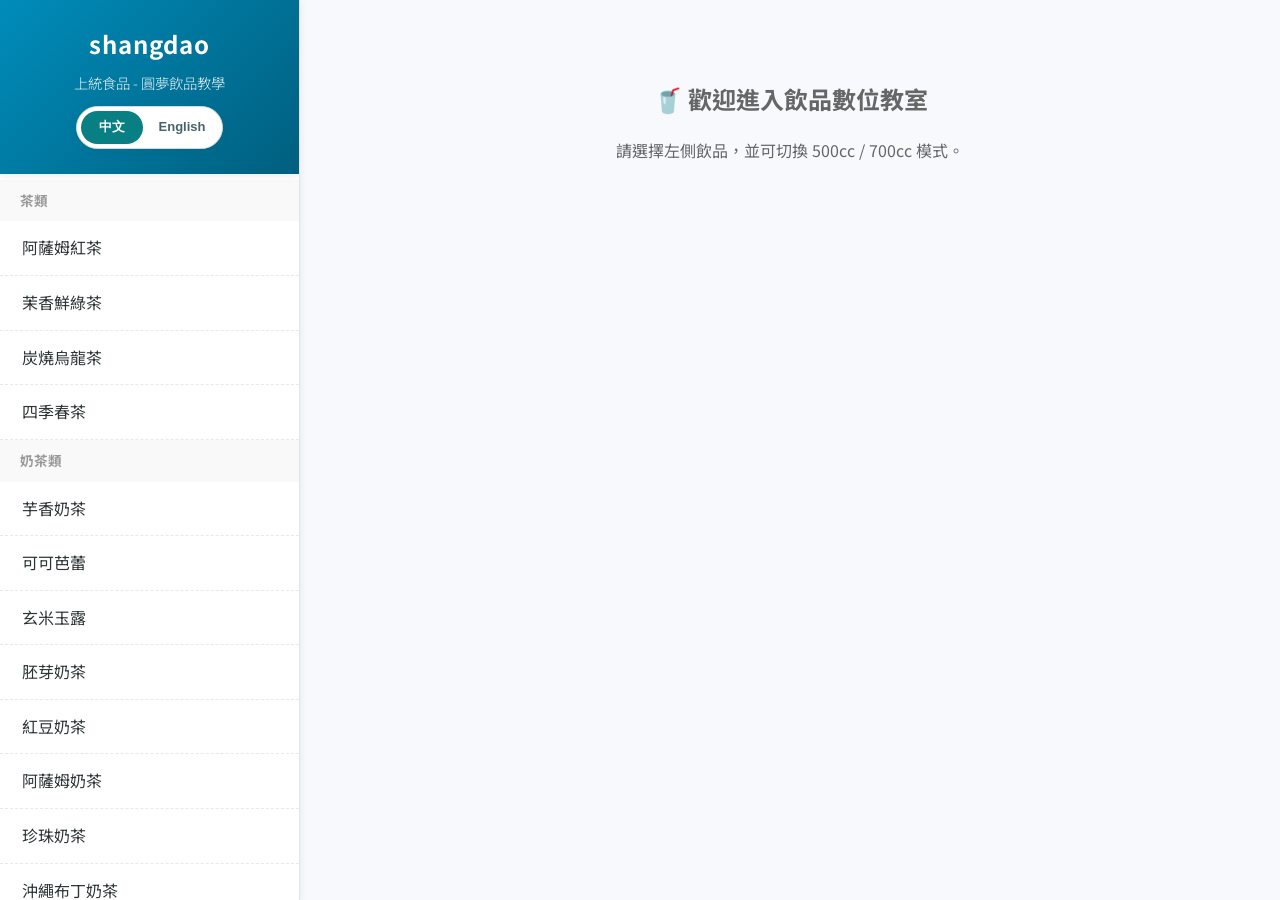
<file: 課程202511/Dream/Dream_backup20251227.html>
<!DOCTYPE html>
<html lang="zh-TW">
<head>
    <meta charset="UTF-8">
    <meta name="viewport" content="width=device-width, initial-scale=1.0">
    <title>上統食品 - 圓夢飲品教學系統 (雙杯型版)</title>
    <link href="https://fonts.googleapis.com/css2?family=Noto+Sans+TC:wght@300;400;700&display=swap" rel="stylesheet">
    <style>
        /* 基本變數 */
        :root {
            --primary: #008CBA;
            --primary-light: #f0f8ff;
            --primary-dark: #007399;
            --secondary: #E84545;
            --secondary-dark: #c0392b;
            --dark: #2d3436;
            --light: #f7f9fc;
            --gray: #dfe6e9;
            --text-color: #4a4a4a;
            --shadow-light: 0 2px 8px rgba(0,0,0,0.08);
            --shadow-medium: 0 5px 15px rgba(0,0,0,0.1);
        }

        /* 全局樣式 */
        body {
            font-family: 'Noto Sans TC', "Helvetica Neue", Helvetica, Arial, sans-serif;
            margin: 0;
            padding: 0;
            background: var(--light);
            color: var(--text-color);
            display: flex;
            height: 100vh;
            overflow: hidden;
            font-size: 16px;
            line-height: 1.6;
        }

        ::-webkit-scrollbar { width: 8px; }
        ::-webkit-scrollbar-track { background: transparent; }
        ::-webkit-scrollbar-thumb { background: var(--gray); border-radius: 10px; }
        ::-webkit-scrollbar-thumb:hover { background: #b0b0b0; }

        /* 側邊導航 */
        .sidebar {
            width: 300px;
            background: rgba(255,255,255,0.96);
            border-right: 1px solid var(--gray);
            display: flex;
            flex-direction: column;
            overflow-y: auto;
            box-shadow: var(--shadow-light);
            z-index: 10;
        }

        .brand {
            padding: 25px 20px;
            background: linear-gradient(135deg, #008CBA, #005f7f);
            color: white;
            text-align: center;
            box-shadow: var(--shadow-light);
            position: sticky;
            top: 0;
            z-index: 2;
        }

        .brand h1 { margin: 0; font-size: 1.5rem; font-weight: 700; letter-spacing: 1px; }
        .brand p { margin: 8px 0 0; font-size: 0.9rem; opacity: 0.9; font-weight: 300; }

        .nav-list { list-style: none; padding: 6px 0 10px; margin: 0; flex-grow: 1; }

        .nav-item {
            padding: 14px 22px;
            cursor: pointer;
            border-bottom: 1px dashed rgba(223,230,233,0.8);
            transition: all 0.18s ease-in-out;
            color: var(--dark);
            font-weight: 400;
        }

        .nav-item:hover {
            background-color: #f0f8ff;
            color: var(--primary-dark);
            padding-left: 28px;
        }

        .nav-item.active {
            background-color: var(--primary-light);
            border-left: 6px solid var(--primary);
            font-weight: 700;
            color: var(--primary);
        }

        /* 主內容區 */
        .main-content {
            flex: 1;
            padding: 30px;
            overflow-y: auto;
            background-color: transparent;
        }

        .recipe-wrapper { animation: fadeInUp 0.45s ease-out; }
        @keyframes fadeInUp { from { opacity: 0; transform: translateY(12px); } to { opacity: 1; transform: translateY(0); } }

        /* 圖片區塊 */
        .recipe-banner {
            width: 100%;
            height: 180px;
            background: linear-gradient(135deg, #e3f4ff, #fff);
            border-radius: 15px;
            overflow: hidden;
            margin-bottom: 30px;
            display: flex;
            align-items: center;
            justify-content: center;
            box-shadow: var(--shadow-medium);
            border: 1px solid #eee;
        }
        .img-placeholder-text {
            color: var(--primary);
            font-size: 1.5rem;
            font-weight: bold;
            text-align: center;
            opacity: 0.3;
        }

        /* 標題與控制區 */
        .recipe-header {
            display: flex; justify-content: space-between; align-items: flex-end;
            border-bottom: 2px solid var(--gray); padding-bottom: 20px; margin-bottom: 25px;
            gap: 16px; flex-wrap: wrap;
        }

        .recipe-title h2 { margin: 0; font-size: 2.2rem; color: var(--dark); font-weight: 700; }
        .recipe-title small { font-size: 1rem; color: var(--secondary); letter-spacing: 0.5px; display: block; margin-bottom: 5px; font-weight: bold; }

        /* 容量切換按鈕 */
        .size-switcher {
            display: flex;
            background: #e0e0e0;
            padding: 4px;
            border-radius: 30px;
            gap: 4px;
        }
        .size-btn {
            border: none;
            padding: 8px 20px;
            border-radius: 25px;
            cursor: pointer;
            font-weight: bold;
            color: #666;
            background: transparent;
            transition: all 0.2s;
            font-size: 0.95rem;
        }
        .size-btn.active {
            background: white;
            color: var(--primary);
            box-shadow: 0 2px 6px rgba(0,0,0,0.1);
        }

        /* 份量控制 */
        .portion-control {
            background: white; padding: 8px 18px; border-radius: 30px;
            box-shadow: var(--shadow-light); display: flex; align-items: center; gap: 10px; font-weight: 400;
            border: 1px solid rgba(223,230,233,0.9);
            margin-left: auto; /* 推到右邊 */
        }
        .portion-control input {
            width: 60px; padding: 6px; font-size: 1.1rem; text-align: center;
            border: 1px solid var(--gray); border-radius: 8px;
        }

        .grid-layout { display: grid; grid-template-columns: 1fr 2fr; gap: 30px; }

        .card {
            background: rgba(255,255,255,0.96);
            padding: 30px;
            border-radius: 18px;
            box-shadow: var(--shadow-medium);
            margin-bottom: 20px;
            border: 1px solid rgba(255,255,255,0.8);
            min-height: 400px;
        }

        .card h3 {
            margin-top: 0; color: var(--primary);
            border-bottom: 2px solid var(--primary-light); padding-bottom: 15px; margin-bottom: 16px;
            font-size: 1.5rem; font-weight: 700;
        }

        .ingredient-list { list-style: none; padding: 0; }
        .ingredient-item {
            display: flex; justify-content: space-between; padding: 10px 5px;
            border-bottom: 1px dashed var(--gray); font-size: 1.05rem;
        }
        .amount { font-weight: 700; color: var(--secondary); }

        .tab-buttons { display: flex; border-bottom: 2px solid var(--gray); margin-bottom: 20px; }
        .tab-button {
            background: none; border: none; padding: 10px 15px; margin-right: 10px;
            cursor: pointer; font-size: 1.05rem; font-weight: 600; color: #888;
            border-bottom: 3px solid transparent;
            transition: all 0.2s;
        }
        .tab-button:hover { color: var(--primary-dark); }
        .tab-button.active { color: var(--primary); border-bottom: 3px solid var(--primary); }
        
        .tab-content { display: none; padding-top: 10px; animation: fadeInTab 0.3s ease-out; }
        .tab-content.active { display: block; }
        @keyframes fadeInTab { from { opacity: 0; transform: translateY(5px); } to { opacity: 1; transform: translateY(0); } }

        /* 影片 */
        .video-container { width: 100%; aspect-ratio: 16 / 9; background-color: #000; border-radius: 10px; overflow: hidden; }
        .video-container iframe { width: 100%; height: 100%; border: none; }
        .no-video-message { background-color: #f9f9f9; border: 2px dashed #ddd; border-radius: 10px; padding: 40px; text-align: center; color: #999; }

        /* 步驟 */
        .step-item { margin-bottom: 20px; display: flex; gap: 12px; align-items: flex-start; }
        .step-checkbox { min-width: 24px; min-height: 24px; margin-top: 4px; cursor: pointer; accent-color: var(--primary); }
        .step-content { flex: 1; line-height: 1.7; font-size: 1.05rem; }
        .step-checkbox:checked + .step-content label { text-decoration: line-through; color: #aaa; }

        .timer-btn {
            background-color: var(--primary); color: white; border: none; padding: 8px 16px;
            border-radius: 20px; cursor: pointer; font-weight: bold; margin-top: 8px;
            display: inline-flex; align-items: center; gap: 8px; font-size: 0.9rem;
            transition: 0.2s;
        }
        .timer-btn.running { background-color: #f39c12; }

        @media (max-width: 992px) { .grid-layout { grid-template-columns: 1fr; } }
        @media (max-width: 768px) {
            body { flex-direction: column; height: auto; overflow: auto; }
            .sidebar { width: 100%; height: auto; max-height: 200px; }
            .nav-list { display: flex; overflow-x: auto; white-space: nowrap; }
            .nav-item { border-right: 1px solid var(--gray); border-bottom: none; }
            .recipe-header { flex-direction: column; align-items: flex-start; }
            .portion-control { margin-left: 0; width: 100%; justify-content: space-between; }
        }
    </style>
  <link rel="stylesheet" href="../../assets/language.css">
  <script src="../../assets/translations.js" defer></script>
  <script src="../../assets/language.js" defer></script>
</head>
<body>

    <div class="sidebar">
        <div class="brand">
            <h1>shangdao</h1>
            <p>上統食品 - 圓夢飲品教學</p>
        </div>
        <ul class="nav-list" id="navList"></ul>
    </div>

    <div class="main-content">
        <div id="recipeContainer">
            <div style="text-align: center; margin-top: 50px; color: #666;">
                <h2>🥤 歡迎進入飲品數位教室</h2>
                <p>請選擇左側飲品，並可切換 500cc / 700cc 模式。</p>
            </div>
        </div>
    </div>

    <script>
        // 資料來源：圓夢課程_20251115.pdf
        // 結構：variants 包含 "500" 和 "700" 的食材與步驟差異
        // 若無 variants (如咖啡、珍珠)，則直接使用 standard 屬性

        const recipes = [
            // --- 茶類 ---
            {
                id: "t01", category: "茶類", name: "阿薩姆紅茶", videoUrl: "",
                variants: {
                    "500": {
                        ingredients: [{name:"紅茶",val:200,u:"cc"}, {name:"特糖",val:30,u:"cc"}, {name:"冰塊",val:1,u:"滿杯"}],
                        steps: ["依杯型選用對應配方 (500cc)。", "將紅茶200cc、特糖30cc倒入雪克杯攪拌。", "加入冰塊至雪克杯滿。", "充分雪克後倒入杯中。"]
                    },
                    "700": {
                        ingredients: [{name:"紅茶",val:300,u:"cc"}, {name:"特糖",val:45,u:"cc"}, {name:"冰塊",val:1,u:"滿杯"}],
                        steps: ["依杯型選用對應配方 (700cc)。", "將紅茶300cc、特糖45cc倒入雪克杯攪拌。", "加入冰塊至雪克杯滿。", "充分雪克後倒入杯中。"]
                    }
                }
            },
            {
                id: "t02", category: "茶類", name: "茉香鮮綠茶", videoUrl: "",
                variants: {
                    "500": {
                        ingredients: [{name:"綠茶",val:200,u:"cc"}, {name:"果糖",val:30,u:"cc"}, {name:"冰塊",val:1,u:"滿杯"}],
                        steps: ["將綠茶200cc與果糖30cc倒入雪克杯。", "加入冰塊至雪克杯滿。", "雪克後倒入杯中。"]
                    },
                    "700": {
                        ingredients: [{name:"綠茶",val:300,u:"cc"}, {name:"果糖",val:45,u:"cc"}, {name:"冰塊",val:1,u:"滿杯"}],
                        steps: ["將綠茶300cc與果糖45cc倒入雪克杯。", "加入冰塊至雪克杯滿。", "雪克後倒入杯中。"]
                    }
                }
            },
            {
                id: "t03", category: "茶類", name: "炭燒烏龍茶", videoUrl: "",
                variants: {
                    "500": {
                        ingredients: [{name:"烏龍茶",val:200,u:"cc"}, {name:"果糖",val:30,u:"cc"}, {name:"冰塊",val:1,u:"滿杯"}],
                        steps: ["將烏龍茶200cc與果糖30cc倒入雪克杯。", "加入冰塊至滿。", "雪克後倒入杯中。"]
                    },
                    "700": {
                        ingredients: [{name:"烏龍茶",val:300,u:"cc"}, {name:"果糖",val:45,u:"cc"}, {name:"冰塊",val:1,u:"滿杯"}],
                        steps: ["將烏龍茶300cc與果糖45cc倒入雪克杯。", "加入冰塊至滿。", "雪克後倒入杯中。"]
                    }
                }
            },
            {
                id: "t04", category: "茶類", name: "四季春茶", videoUrl: "",
                variants: {
                    "500": {
                        ingredients: [{name:"四季春茶",val:200,u:"cc"}, {name:"果糖",val:30,u:"cc"}, {name:"冰塊",val:1,u:"滿杯"}],
                        steps: ["將四季春茶200cc與果糖30cc倒入雪克杯。", "加入冰塊至滿。", "雪克後倒入杯中。"]
                    },
                    "700": {
                        ingredients: [{name:"四季春茶",val:300,u:"cc"}, {name:"果糖",val:45,u:"cc"}, {name:"冰塊",val:1,u:"滿杯"}],
                        steps: ["將四季春茶300cc與果糖45cc倒入雪克杯。", "加入冰塊至滿。", "雪克後倒入杯中。"]
                    }
                }
            },

            // --- 奶茶類 ---
            {
                id: "m01", category: "奶茶類", name: "芋香奶茶", videoUrl: "",
                variants: {
                    "500": {
                        ingredients: [{name:"綠茶",val:200,u:"cc"},{name:"果糖",val:15,u:"cc"},{name:"芋頭粉",val:30,u:"g"},{name:"奶精粉",val:10,u:"g"},{name:"冰塊",val:1,u:"滿杯"}],
                        steps: ["綠茶200cc + 果糖15cc + 芋頭粉30g + 奶精粉10g。", "攪拌均勻。", "加冰滿雪克。"]
                    },
                    "700": {
                        ingredients: [{name:"綠茶",val:300,u:"cc"},{name:"果糖",val:22,u:"cc"},{name:"芋頭粉",val:45,u:"g"},{name:"奶精粉",val:15,u:"g"},{name:"冰塊",val:1,u:"滿杯"}],
                        steps: ["綠茶300cc + 果糖22cc + 芋頭粉45g + 奶精粉15g。", "攪拌均勻。", "加冰滿雪克。"]
                    }
                }
            },
            {
                id: "m02", category: "奶茶類", name: "可可芭蕾", videoUrl: "",
                variants: {
                    "500": {
                        ingredients: [{name:"熱水",val:200,u:"cc"},{name:"純巧克力粉",val:10,u:"g"},{name:"奶精粉",val:30,u:"g"},{name:"果糖",val:30,u:"cc"},{name:"冰塊",val:1,u:"滿杯"}],
                        steps: ["熱水200cc先溶解巧克力粉10g。", "加入奶精粉30g、果糖30cc攪拌。", "加冰滿雪克。"]
                    },
                    "700": {
                        ingredients: [{name:"熱水",val:300,u:"cc"},{name:"純巧克力粉",val:20,u:"g"},{name:"奶精粉",val:40,u:"g"},{name:"果糖",val:40,u:"cc"},{name:"冰塊",val:1,u:"滿杯"}],
                        steps: ["熱水300cc先溶解巧克力粉20g。", "加入奶精粉40g、果糖40cc攪拌。", "加冰滿雪克。"]
                    }
                }
            },
            {
                id: "m03", category: "奶茶類", name: "玄米玉露", videoUrl: "",
                variants: {
                    "500": {
                        ingredients: [{name:"綠茶",val:200,u:"cc"},{name:"果糖",val:15,u:"cc"},{name:"玄米玉露粉",val:30,u:"g"},{name:"奶精粉",val:15,u:"g"}],
                        steps: ["綠茶200cc + 果糖15cc + 玄米粉30g + 奶精15g。", "攪拌後加冰雪克。"]
                    },
                    "700": {
                        ingredients: [{name:"綠茶",val:300,u:"cc"},{name:"果糖",val:22,u:"cc"},{name:"玄米玉露粉",val:45,u:"g"},{name:"奶精粉",val:22,u:"g"}],
                        steps: ["綠茶300cc + 果糖22cc + 玄米粉45g + 奶精22g。", "攪拌後加冰雪克。"]
                    }
                }
            },
            {
                id: "m04", category: "奶茶類", name: "胚芽奶茶", videoUrl: "",
                variants: {
                    "500": {
                        ingredients: [{name:"綠茶",val:200,u:"cc"},{name:"胚芽粉",val:30,u:"g"},{name:"奶精粉",val:10,u:"g"},{name:"果糖",val:15,u:"cc"}],
                        steps: ["綠茶200cc + 胚芽粉30g + 奶精10g + 果糖15cc。", "攪拌後加冰雪克。"]
                    },
                    "700": {
                        ingredients: [{name:"綠茶",val:300,u:"cc"},{name:"胚芽粉",val:45,u:"g"},{name:"奶精粉",val:15,u:"g"},{name:"果糖",val:22,u:"cc"}],
                        steps: ["綠茶300cc + 胚芽粉45g + 奶精15g + 果糖22cc。", "攪拌後加冰雪克。"]
                    }
                }
            },
            {
                id: "m05", category: "奶茶類", name: "紅豆奶茶", videoUrl: "",
                variants: {
                    "500": {
                        ingredients: [{name:"紅茶",val:200,u:"cc"},{name:"果糖",val:15,u:"cc"},{name:"紅豆沙粉",val:30,u:"g"},{name:"奶精粉",val:10,u:"g"},{name:"紅豆粒",val:1,u:"勺"}],
                        steps: ["紅茶200cc + 果糖15cc + 紅豆粉30g + 奶精10g 攪拌。", "加入1勺紅豆粒。", "冰8分滿雪克。"]
                    },
                    "700": {
                        ingredients: [{name:"紅茶",val:300,u:"cc"},{name:"果糖",val:30,u:"cc"},{name:"紅豆沙粉",val:45,u:"g"},{name:"奶精粉",val:15,u:"g"},{name:"紅豆粒",val:1.5,u:"勺"}],
                        steps: ["紅茶300cc + 果糖30cc + 紅豆粉45g + 奶精15g 攪拌。", "加入1.5勺紅豆粒。", "冰8分滿雪克。"]
                    }
                }
            },
            {
                id: "m06", category: "奶茶類", name: "阿薩姆奶茶", videoUrl: "",
                variants: {
                    "500": {
                        ingredients: [{name:"熱水",val:100,u:"cc"},{name:"紅茶",val:100,u:"cc"},{name:"阿薩姆粉",val:30,u:"g"},{name:"果糖",val:15,u:"cc"},{name:"奶精",val:10,u:"g"}],
                        steps: ["熱水100cc+紅茶100cc混合。", "加入粉30g、果糖15cc、奶精10g攪拌。", "冰滿雪克。"]
                    },
                    "700": {
                        ingredients: [{name:"熱水",val:150,u:"cc"},{name:"紅茶",val:150,u:"cc"},{name:"阿薩姆粉",val:45,u:"g"},{name:"果糖",val:22,u:"cc"},{name:"奶精",val:15,u:"g"}],
                        steps: ["熱水150cc+紅茶150cc混合。", "加入粉45g、果糖22cc、奶精15g攪拌。", "冰滿雪克。"]
                    }
                }
            },
            {
                id: "m07", category: "奶茶類", name: "珍珠奶茶", videoUrl: "",
                variants: {
                    "500": {
                        ingredients: [{name:"紅茶",val:200,u:"cc"},{name:"特糖",val:30,u:"cc"},{name:"奶精粉",val:30,u:"g"},{name:"珍珠",val:1,u:"勺"}],
                        steps: ["紅茶200cc+糖30cc+奶精30g攪拌。", "冰8分雪克。", "將1勺珍珠先放入杯中，再倒入奶茶。"]
                    },
                    "700": {
                        ingredients: [{name:"紅茶",val:300,u:"cc"},{name:"特糖",val:40,u:"cc"},{name:"奶精粉",val:40,u:"g"},{name:"珍珠",val:1.5,u:"勺"}],
                        steps: ["紅茶300cc+糖40cc+奶精40g攪拌。", "冰8分雪克。", "將1.5勺珍珠先放入杯中，再倒入奶茶。"]
                    }
                }
            },
            {
                id: "m08", category: "奶茶類", name: "沖繩布丁奶茶", videoUrl: "",
                variants: {
                    "500": {
                        ingredients: [{name:"熱水",val:200,u:"cc"},{name:"果糖",val:15,u:"cc"},{name:"沖繩粉",val:30,u:"g"},{name:"奶精粉",val:10,u:"g"}],
                        steps: ["熱水200cc+果糖15cc+沖繩粉30g+奶精10g。", "攪拌後加冰雪克。"]
                    },
                    "700": {
                        ingredients: [{name:"熱水",val:300,u:"cc"},{name:"果糖",val:22,u:"cc"},{name:"沖繩粉",val:45,u:"g"},{name:"奶精粉",val:15,u:"g"}],
                        steps: ["熱水300cc+果糖22cc+沖繩粉45g+奶精15g。", "攪拌後加冰雪克。"]
                    }
                }
            },
            {
                id: "m09", category: "奶茶類", name: "冬瓜撞奶", videoUrl: "",
                variants: {
                    "500": {
                        ingredients: [{name:"熱水",val:100,u:"cc"},{name:"冬瓜露",val:30,u:"cc"},{name:"奶精粉",val:30,u:"g"},{name:"冰塊",val:1,u:"滿"},{name:"冷水",val:1,u:"補滿"}],
                        steps: ["熱水100cc+冬瓜露30cc+奶精30g。", "攪拌後加冰滿，冷水補滿雪克。"]
                    },
                    "700": {
                        ingredients: [{name:"熱水",val:150,u:"cc"},{name:"冬瓜露",val:45,u:"cc"},{name:"奶精粉",val:45,u:"g"},{name:"冰塊",val:1,u:"滿"},{name:"冷水",val:1,u:"補滿"}],
                        steps: ["熱水150cc+冬瓜露45cc+奶精45g。", "攪拌後加冰滿，冷水補滿雪克。"]
                    }
                }
            },

            // --- 調味茶類 ---
            {
                id: "f01", category: "調味茶類", name: "百香綠茶", videoUrl: "",
                variants: {
                    "500": {
                        ingredients: [{name:"綠茶",val:200,u:"cc"},{name:"百香果汁",val:20,u:"cc"},{name:"百香加子醬",val:20,u:"cc"},{name:"果糖",val:10,u:"cc"}],
                        steps: ["綠茶200cc+百香汁20cc+加子醬20cc+果糖10cc。", "冰滿雪克。"]
                    },
                    "700": {
                        ingredients: [{name:"綠茶",val:300,u:"cc"},{name:"百香果汁",val:30,u:"cc"},{name:"百香加子醬",val:30,u:"cc"},{name:"果糖",val:20,u:"cc"}],
                        steps: ["綠茶300cc+百香汁30cc+加子醬30cc+果糖20cc。", "冰滿雪克。"]
                    }
                }
            },
            {
                id: "f02", category: "調味茶類", name: "檸檬紅/綠茶", videoUrl: "",
                variants: {
                    "500": {
                        ingredients: [{name:"基底茶",val:200,u:"cc"},{name:"檸檬原汁",val:30,u:"cc"},{name:"果糖",val:60,u:"cc"}],
                        steps: ["基底茶200cc+檸檬汁30cc+果糖60cc。", "冰滿雪克。"]
                    },
                    "700": {
                        ingredients: [{name:"基底茶",val:300,u:"cc"},{name:"檸檬原汁",val:40,u:"cc"},{name:"果糖",val:70,u:"cc"}],
                        steps: ["基底茶300cc+檸檬汁40cc+果糖70cc。", "冰滿雪克。"]
                    }
                }
            },
            {
                id: "f03", category: "調味茶類", name: "蜂蜜紅/綠茶", videoUrl: "",
                variants: {
                    "500": {
                        ingredients: [{name:"基底茶",val:200,u:"cc"},{name:"蜂蜜",val:40,u:"cc"}],
                        steps: ["基底茶200cc+蜂蜜40cc溶解。", "冰滿雪克。"]
                    },
                    "700": {
                        ingredients: [{name:"基底茶",val:300,u:"cc"},{name:"蜂蜜",val:60,u:"cc"}],
                        steps: ["基底茶300cc+蜂蜜60cc溶解。", "冰滿雪克。"]
                    }
                }
            },
            {
                id: "f04", category: "調味茶類", name: "夏威夷冰茶", videoUrl: "",
                variants: {
                    "500": {
                        ingredients: [{name:"綠茶",val:200,u:"cc"},{name:"夏威夷汁",val:50,u:"cc"},{name:"果糖",val:20,u:"cc"}],
                        steps: ["綠茶200cc+夏威夷汁50cc+果糖20cc。", "冰滿雪克。"]
                    },
                    "700": {
                        ingredients: [{name:"綠茶",val:300,u:"cc"},{name:"夏威夷汁",val:60,u:"cc"},{name:"果糖",val:25,u:"cc"}],
                        steps: ["綠茶300cc+夏威夷汁60cc+果糖25cc。", "冰滿雪克。"]
                    }
                }
            },
            {
                id: "f05", category: "調味茶類", name: "柳橙果茶", videoUrl: "",
                variants: {
                    "500": {
                        ingredients: [{name:"紅茶",val:200,u:"cc"},{name:"柳橙纖顆",val:40,u:"cc"},{name:"果糖",val:15,u:"cc"}],
                        steps: ["紅茶200cc+柳橙纖顆40cc+果糖15cc。", "冰滿雪克。"]
                    },
                    "700": {
                        ingredients: [{name:"紅茶",val:300,u:"cc"},{name:"柳橙纖顆",val:50,u:"cc"},{name:"果糖",val:20,u:"cc"}],
                        steps: ["紅茶300cc+柳橙纖顆50cc+果糖20cc。", "冰滿雪克。"]
                    }
                }
            },
            {
                id: "f06", category: "調味茶類", name: "蜂蜜檸檬", videoUrl: "",
                variants: {
                    "500": {
                        ingredients: [{name:"生飲水",val:200,u:"cc"},{name:"蜂蜜",val:40,u:"cc"},{name:"檸檬原汁",val:15,u:"cc"}],
                        steps: ["水200cc+蜂蜜40cc+檸檬汁15cc溶解。", "冰滿雪克。"]
                    },
                    "700": {
                        ingredients: [{name:"生飲水",val:300,u:"cc"},{name:"蜂蜜",val:50,u:"cc"},{name:"檸檬原汁",val:20,u:"cc"}],
                        steps: ["水300cc+蜂蜜50cc+檸檬汁20cc溶解。", "冰滿雪克。"]
                    }
                }
            },
            {
                id: "f07", category: "調味茶類", name: "金桔檸檬", videoUrl: "",
                variants: {
                    "500": {
                        ingredients: [{name:"生飲水",val:200,u:"cc"},{name:"白話梅",val:1,u:"顆"},{name:"鮮桔汁",val:30,u:"cc"},{name:"檸檬汁",val:20,u:"cc"},{name:"果糖",val:10,u:"cc"}],
                        steps: ["水200cc+1顆話梅+鮮桔汁30cc+檸檬汁20cc+果糖10cc。", "冰滿雪克。"]
                    },
                    "700": {
                        ingredients: [{name:"生飲水",val:300,u:"cc"},{name:"白話梅",val:2,u:"顆"},{name:"鮮桔汁",val:40,u:"cc"},{name:"檸檬汁",val:30,u:"cc"},{name:"果糖",val:20,u:"cc"}],
                        steps: ["水300cc+2顆話梅+鮮桔汁40cc+檸檬汁30cc+果糖20cc。", "冰滿雪克。"]
                    }
                }
            },

            // --- 冰沙類 ---
            {
                id: "s01", category: "冰沙類", name: "百香冰沙", videoUrl: "",
                variants: {
                    "500": {
                        ingredients: [{name:"冰塊",val:700,u:"cc"},{name:"百香果汁",val:80,u:"cc"},{name:"冷水",val:60,u:"cc"},{name:"冰沙粉",val:10,u:"g"}],
                        steps: ["700cc冰塊 + 80cc百香汁 + 60cc水 + 10g冰沙粉。", "倒入冰沙機攪打。"]
                    },
                    "700": {
                        ingredients: [{name:"冰塊",val:1000,u:"cc"},{name:"百香果汁",val:90,u:"cc"},{name:"冷水",val:70,u:"cc"},{name:"冰沙粉",val:15,u:"g"}],
                        steps: ["1000cc冰塊 + 90cc百香汁 + 70cc水 + 15g冰沙粉。", "倒入冰沙機攪打。"]
                    }
                }
            },
            {
                id: "s02", category: "冰沙類", name: "冬瓜冰沙", videoUrl: "",
                variants: {
                    "500": {
                        ingredients: [{name:"冰塊",val:700,u:"cc"},{name:"冬瓜露",val:80,u:"cc"},{name:"冷水",val:60,u:"cc"},{name:"冰沙粉",val:10,u:"g"}],
                        steps: ["700cc冰塊 + 80cc冬瓜露 + 60cc水 + 10g冰沙粉。", "倒入冰沙機攪打。"]
                    },
                    "700": {
                        ingredients: [{name:"冰塊",val:1000,u:"cc"},{name:"冬瓜露",val:90,u:"cc"},{name:"冷水",val:70,u:"cc"},{name:"冰沙粉",val:15,u:"g"}],
                        steps: ["1000cc冰塊 + 90cc冬瓜露 + 70cc水 + 15g冰沙粉。", "倒入冰沙機攪打。"]
                    }
                }
            },
            {
                id: "s03", category: "冰沙類", name: "芒果冰沙", videoUrl: "",
                variants: {
                    "500": {
                        ingredients: [{name:"冰塊",val:700,u:"cc"},{name:"芒果汁",val:80,u:"cc"},{name:"冷水",val:60,u:"cc"},{name:"冰沙粉",val:10,u:"g"}],
                        steps: ["700cc冰塊 + 80cc芒果汁 + 60cc水 + 10g冰沙粉。", "倒入冰沙機攪打。"]
                    },
                    "700": {
                        ingredients: [{name:"冰塊",val:1000,u:"cc"},{name:"芒果汁",val:90,u:"cc"},{name:"冷水",val:70,u:"cc"},{name:"冰沙粉",val:15,u:"g"}],
                        steps: ["1000cc冰塊 + 90cc芒果汁 + 70cc水 + 15g冰沙粉。", "倒入冰沙機攪打。"]
                    }
                }
            },
            {
                id: "s04", category: "冰沙類", name: "可可冰沙", videoUrl: "",
                variants: {
                    "500": {
                        ingredients: [{name:"冰塊",val:700,u:"cc"},{name:"純巧克力粉",val:10,u:"g"},{name:"奶精粉",val:30,u:"g"},{name:"果糖",val:30,u:"cc"},{name:"冷水",val:80,u:"cc"},{name:"冰沙粉",val:10,u:"g"}],
                        steps: ["所有材料(水80cc/冰700cc)放入冰沙機。", "攪打至綿密。"]
                    },
                    "700": {
                        ingredients: [{name:"冰塊",val:1000,u:"cc"},{name:"純巧克力粉",val:20,u:"g"},{name:"奶精粉",val:40,u:"g"},{name:"果糖",val:40,u:"cc"},{name:"冷水",val:100,u:"cc"},{name:"冰沙粉",val:15,u:"g"}],
                        steps: ["所有材料(水100cc/冰1000cc)放入冰沙機。", "攪打至綿密。"]
                    }
                }
            },

            // --- 咖啡系列 (單一規格) ---
            {
                id: "c01", category: "咖啡系列", name: "拿鐵咖啡", videoUrl: "",
                standard: {
                    ingredients: [{name:"全脂鮮奶",val:150,u:"cc"},{name:"濃縮咖啡液",val:100,u:"cc"},{name:"特糖",val:20,u:"cc"},{name:"冰塊",val:0.5,u:"杯"}],
                    steps: ["150cc鮮奶打奶泡。", "100cc咖啡+20cc糖溶解+半杯冰。", "倒入奶泡。"]
                }
            },
            {
                id: "c02", category: "咖啡系列", name: "摩卡咖啡", videoUrl: "",
                standard: {
                    ingredients: [{name:"全脂鮮奶",val:150,u:"cc"},{name:"濃縮咖啡液",val:100,u:"cc"},{name:"巧克力膏",val:20,u:"cc"},{name:"果糖",val:10,u:"cc"},{name:"冰塊",val:0.5,u:"杯"}],
                    steps: ["150cc鮮奶打奶泡。", "咖啡+巧克力膏+果糖混合溶解。", "加半杯冰，倒入奶泡，淋醬裝飾。"]
                }
            },

            // --- 配料 (單一規格) ---
            {
                id: "p01", category: "配料教學", name: "珍珠煮法", videoUrl: "",
                standard: {
                    ingredients: [{name:"珍珠",val:300,u:"g"},{name:"水",val:3000,u:"cc"},{name:"黑糖蜜",val:30,u:"cc"}],
                    steps: [
                        { text: "水3000cc煮沸(大滾)下珍珠300g。", timer: 0 },
                        { text: "攪拌至浮起大滾，轉中火蓋蓋子。", timer: 0 },
                        { text: "煮：25分鐘 (2.0規格)。", timer: 1500 },
                        { text: "燜：30分鐘 (熄火)。", timer: 1800 },
                        { text: "確認熟透(透明)，保留少許水，瀝乾清洗。", timer: 0 },
                        { text: "加入黑糖蜜攪拌保存。", timer: 0 }
                    ]
                }
            }
        ];

        let currentRecipe = null;
        let portionMultiplier = 1;
        let currentSize = "700"; // 預設大杯
        let activeTimer = null;

        function init() {
            renderNav();
        }

        function renderNav() {
            const list = document.getElementById('navList');
            list.innerHTML = '';
            const categories = [...new Set(recipes.map(r => r.category))];
            
            categories.forEach(cat => {
                const groupHeader = document.createElement('li');
                Object.assign(groupHeader.style, {
                    padding:"10px 20px",
                    fontSize:"0.85rem",
                    color:"#999",
                    fontWeight:"bold",
                    backgroundColor:"#f9f9f9"
                });
                groupHeader.innerText = cat;
                list.appendChild(groupHeader);

                recipes.filter(r => r.category === cat).forEach(recipe => {
                    const li = document.createElement('li');
                    li.className = 'nav-item';
                    li.textContent = recipe.name;
                    li.onclick = () => loadRecipe(recipe.id);
                    li.id = `nav-${recipe.id}`;
                    list.appendChild(li);
                });
            });
        }

        function loadRecipe(id) {
            document.querySelectorAll('.nav-item').forEach(el => el.classList.remove('active'));
            const activeEl = document.getElementById(`nav-${id}`);
            if(activeEl) activeEl.classList.add('active');
            
            currentRecipe = recipes.find(r => r.id === id);
            portionMultiplier = 1;
            // 有 variants 就維持 500/700 的選擇，沒有就用 standard
            if (!currentRecipe.variants) {
                currentSize = "standard";
            }
            
            renderContent();
        }

        function setSize(size) {
            currentSize = size;
            renderContent();
        }

        function updatePortion(val) {
            portionMultiplier = parseFloat(val);
            if (isNaN(portionMultiplier) || portionMultiplier < 0.1) portionMultiplier = 1;
            renderContent();
        }

        function renderContent() {
            if (!currentRecipe) return;

            const container = document.getElementById('recipeContainer');
            
            // 決定使用哪個數據源 (500, 700 或 standard)
            let data = null;
            let showSizeSwitcher = false;

            if (currentRecipe.variants) {
                showSizeSwitcher = true;
                if (!currentRecipe.variants[currentSize]) currentSize = "700"; // 防呆
                data = currentRecipe.variants[currentSize];
            } else {
                data = currentRecipe.standard;
            }

            // 渲染食材
            const ingredientsHtml = data.ingredients.map(ing => {
                const amount = ing.val > 0 ? (ing.val * portionMultiplier).toFixed(1).replace('.0', '') : '';
                return `<li class="ingredient-item"><span>${ing.name}</span><span class="amount">${amount} ${ing.u}</span></li>`;
            }).join('');

            // 渲染步驟 (支援純文字或物件型態包含計時器)
            const stepsHtml = data.steps.map((step, index) => {
                let stepText = typeof step === 'string' ? step : step.text;
                let timerHtml = '';
                if (typeof step === 'object' && step.timer > 0) {
                    timerHtml = `<button class="timer-btn" onclick="toggleTimer(this, ${step.timer})">⏱ 開始計時 (${formatTime(step.timer)})</button>`;
                }
                return `
                    <div class="step-item">
                        <input type="checkbox" class="step-checkbox" id="step-${index}">
                        <div class="step-content">
                            <label for="step-${index}">${index + 1}. ${stepText}</label>
                            <br>${timerHtml}
                        </div>
                    </div>
                `;
            }).join('');

            // 影片區塊
            let videoHtml = '';
            if (currentRecipe.videoUrl && currentRecipe.videoUrl.trim() !== "") {
                videoHtml = `<div class="video-container"><iframe src="${currentRecipe.videoUrl}" allowfullscreen></iframe></div>`;
            } else {
                videoHtml = `<div class="no-video-message"><h3>📹 尚無影片教學</h3><p>此配方暫時沒有上傳教學影片。</p></div>`;
            }

            // 容量切換器 HTML
            let switcherHtml = '';
            if (showSizeSwitcher) {
                switcherHtml = `
                    <div class="size-switcher">
                        <button class="size-btn ${currentSize === '500' ? 'active' : ''}" onclick="setSize('500')">500cc (中)</button>
                        <button class="size-btn ${currentSize === '700' ? 'active' : ''}" onclick="setSize('700')">700cc (大)</button>
                    </div>
                `;
            }

            container.innerHTML = `
                <div class="recipe-wrapper">
                    <div class="recipe-banner">
                        <div class="img-placeholder-text">shangdao<br>${currentRecipe.name}</div>
                    </div>
                    
                    <div class="recipe-header">
                        <div class="recipe-title">
                            <small>${currentRecipe.category}</small>
                            <h2>${currentRecipe.name}</h2>
                        </div>
                        ${switcherHtml}
                        <div class="portion-control">
                            <label>製作份量：</label>
                            <input type="number" value="${portionMultiplier}" step="0.5" min="0.5" onchange="updatePortion(this.value)">
                            <span>倍</span>
                        </div>
                    </div>

                    <div class="grid-layout">
                        <div class="card">
                            <h3>📋 食材配方</h3>
                            <ul class="ingredient-list">${ingredientsHtml}</ul>
                        </div>

                        <div class="card">
                            <div class="tab-buttons">
                                <button class="tab-button active" id="steps-tab" onclick="switchTab(this, 'steps')">👨‍🍳 步驟教學</button>
                                <button class="tab-button" id="video-tab" onclick="switchTab(this, 'video')">▶ 影片教學</button>
                            </div>
                            <div id="steps-content" class="tab-content active">${stepsHtml}</div>
                            <div id="video-content" class="tab-content">${videoHtml}</div>
                        </div>
                    </div>
                </div>
            `;
        }

        function switchTab(btn, tabId) {
            document.querySelectorAll('.tab-button').forEach(b => b.classList.remove('active'));
            document.querySelectorAll('.tab-content').forEach(c => c.classList.remove('active'));
            btn.classList.add('active');
            document.getElementById(tabId + '-content').classList.add('active');
        }

        function toggleTimer(btn, seconds) {
            const wasRunning = btn.classList.contains('running');
            if (activeTimer) {
                clearInterval(activeTimer.interval);
                activeTimer.btn.classList.remove('running');
                activeTimer.btn.textContent = `⏱ 開始計時 (${formatTime(activeTimer.originalSeconds)})`;
            }

            if (wasRunning) {
                clearInterval(activeTimer.interval);
                btn.classList.remove('running');
                btn.textContent = `⏱ 重置計時 (${formatTime(seconds)})`;
                activeTimer = null;
            } else {
                let left = seconds;
                btn.classList.add('running');
                btn.textContent = `⏳ 剩餘 ${formatTime(left)}`;
                const interval = setInterval(() => {
                    left--;
                    btn.textContent = `⏳ 剩餘 ${formatTime(left)}`;
                    if (left <= 0) {
                        clearInterval(interval);
                        btn.classList.remove('running');
                        btn.textContent = "🔔 時間到！";
                        alert("時間到囉！");
                        activeTimer = null;
                    }
                }, 1000);
                activeTimer = { interval: interval, btn: btn, originalSeconds: seconds };
            }
        }

        function formatTime(seconds) {
            const m = Math.floor(seconds / 60);
            const s = seconds % 60;
            return s > 0 ? `${m}分${s}秒` : `${m}分`;
        }

        init();
    </script>
</body>
</html>
</file>
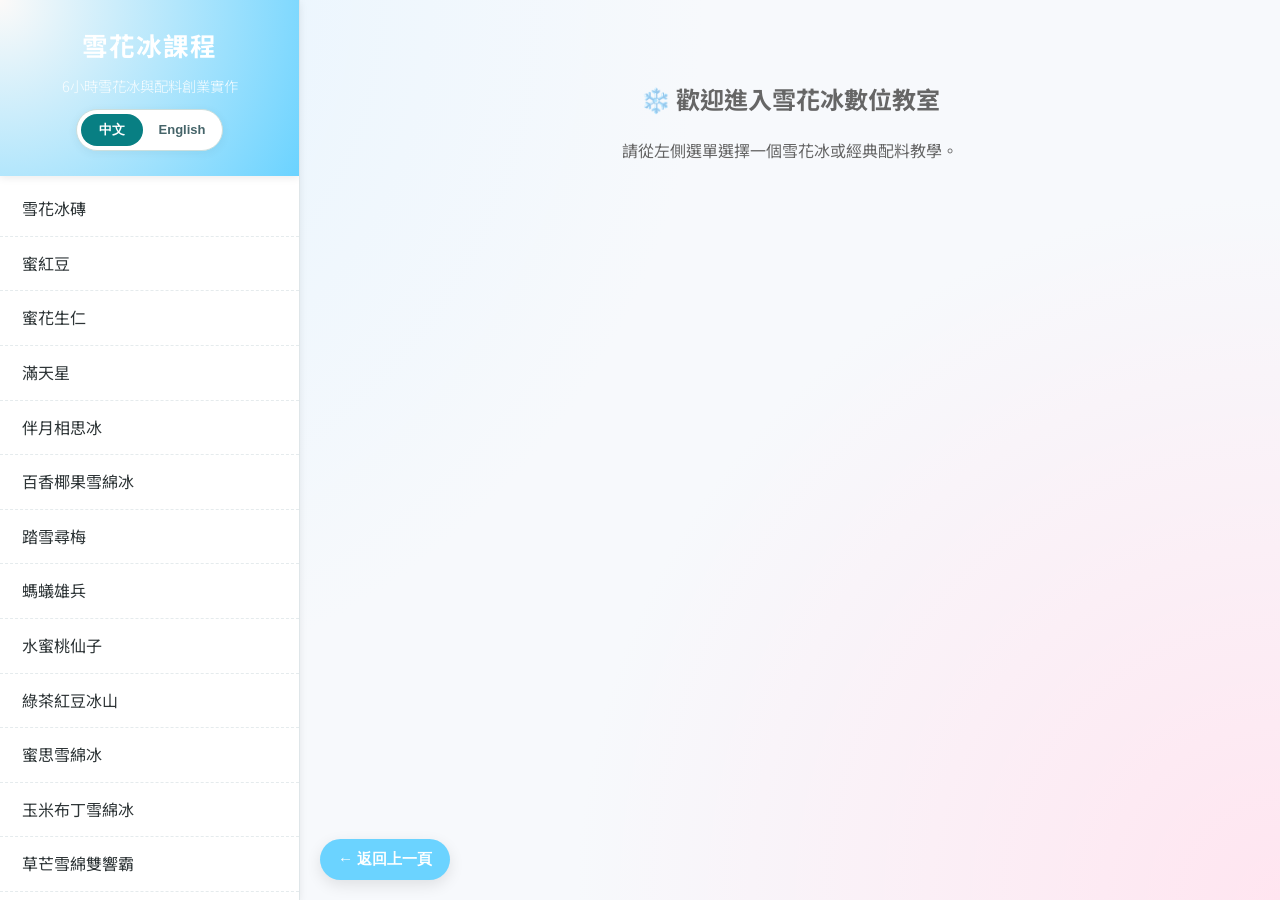
<file: 課程202511/Ice/Ice.html>
<!DOCTYPE html>
<html lang="zh-TW">
<head>
    <meta charset="UTF-8">
    <meta name="viewport" content="width=device-width, initial-scale=1.0">
    <title>雪花冰課程 - 互動教學系統</title>
    <link href="https://fonts.googleapis.com/css2?family=Noto+Sans+TC:wght@300;400;700&display=swap" rel="stylesheet">
    <style>
        /* 基本變數 */
        :root {
            --primary: #6bd3ff; /* 上統食品Logo色系 */
            --primary-light: #f0f0f0;
            --primary-dark: #6bd3ff;
            --secondary: #6bd3ff;
            --secondary-dark: #6bd3ff;
            --dark: #2d3436;
            --light: #f7f9fc;
            --gray: #dfe6e9;
            --text-color: #4a4a4a;
            --shadow-light: 0 2px 8px rgba(0,0,0,0.08);
            --shadow-medium: 0 5px 15px rgba(0,0,0,0.1);
        }

        /* 全局樣式 */
        body {
            font-family: 'Noto Sans TC', "Helvetica Neue", Helvetica, Arial, sans-serif;
            margin: 0;
            padding: 0;
            background:
              radial-gradient(circle at 0% 0%, #e5f4ff 0, transparent 45%),
              radial-gradient(circle at 100% 100%, #ffe5f0 0, transparent 45%),
              var(--light);
            color: var(--text-color);
            display: flex;
            height: 100vh;
            overflow: hidden;
            font-size: 16px;
            line-height: 1.6;
        }

        /* 美化捲軸 */
        ::-webkit-scrollbar { width: 8px; }
        ::-webkit-scrollbar-track { background: transparent; }
        ::-webkit-scrollbar-thumb { background: var(--gray); border-radius: 10px; }
        ::-webkit-scrollbar-thumb:hover { background: #b0b0b0; }

        /* 側邊導航 */
        .sidebar {
            width: 300px;
            background: rgba(255,255,255,0.96);
            border-right: 1px solid var(--gray);
            display: flex;
            flex-direction: column;
            overflow-y: auto;
            box-shadow: var(--shadow-light);
            z-index: 10;
            backdrop-filter: blur(8px);
        }

        .brand {
            padding: 25px 20px;
            background: radial-gradient(circle at 0 0, #fcfaf9, #6bd3ff);
            color: white;
            text-align: center;
            box-shadow: var(--shadow-light);
            position: sticky;
            top: 0;
            z-index: 2;
        }

        .brand h1 { margin: 0; font-size: 1.6rem; font-weight: 700; letter-spacing: 1px; }
        .brand p { margin: 8px 0 0; font-size: 0.9rem; opacity: 0.9; font-weight: 300; }

        .nav-list { list-style: none; padding: 6px 0 10px; margin: 0; flex-grow: 1; }

        .nav-item {
            padding: 14px 22px;
            cursor: pointer;
            border-bottom: 1px dashed rgba(223,230,233,0.8);
            transition:
              background 0.18s ease-in-out,
              border-left 0.18s ease-in-out,
              transform 0.1s ease-out,
              box-shadow 0.18s ease-in-out;
            color: var(--dark);
            font-weight: 400;
        }

        .nav-item:hover {
            background-color: #fff7f7;
            color: var(--primary-dark);
            transform: translateX(2px);
            box-shadow: 0 2px 6px rgba(0,0,0,0.06);
        }

        .nav-item.active {
            background-color: var(--primary-light);
            border-left: 6px solid var(--primary);
            font-weight: 700;
            color: var(--primary);
            box-shadow: 0 2px 8px rgba(0,0,0,0.08);
        }

        /* 主內容區 */
        .main-content {
            flex: 1;
            padding: 30px;
            overflow-y: auto;
            background-color: transparent;
        }

        /* 容器淡入特效 */
        .recipe-wrapper {
            animation: fadeInUp 0.45s ease-out;
        }

        @keyframes fadeInUp {
            from {
                opacity: 0;
                transform: translateY(12px);
            }
            to {
                opacity: 1;
                transform: translateY(0);
            }
        }

        /* 圖片區塊樣式 */
        .recipe-banner {
            width: 100%;
            height: 280px;
            background: linear-gradient(135deg, #e3f4ff, #ffe9f5);
            border-radius: 15px;
            overflow: hidden;
            margin-bottom: 30px;
            display: flex;
            align-items: center;
            justify-content: center;
            position: relative;
            box-shadow: var(--shadow-medium);
            transition: transform 0.15s ease-out, box-shadow 0.15s ease-out;
        }

        .recipe-banner::after {
            content: "";
            position: absolute;
            inset: auto 0 0 0;
            height: 60px;
            background: linear-gradient(to top, rgba(0,0,0,0.32), transparent);
            pointer-events: none;
        }

        .recipe-banner:hover {
            transform: translateY(-2px);
            box-shadow: 0 12px 28px rgba(0,0,0,0.18);
        }

        .recipe-banner img {
            width: 100%;
            height: 100%;
            object-fit: cover;
            display: block;
        }

        /* 當圖片載入失敗時顯示的文字樣式 */
        .img-placeholder-text {
            position: absolute;
            color: #fefefe;
            font-size: 1.1rem;
            font-weight: bold;
            text-align: center;
            padding: 10px 16px;
            border-radius: 999px;
            background-color: rgba(0,0,0,0.35);
            box-shadow: 0 2px 10px rgba(0,0,0,0.25);
            pointer-events: none;
        }

        .recipe-header {
            display: flex; justify-content: space-between; align-items: center;
            border-bottom: 2px solid var(--gray); padding-bottom: 25px; margin-bottom: 30px;
            gap: 16px; flex-wrap: wrap;
        }

        .recipe-title h2 { margin: 0; font-size: 2.5rem; color: var(--dark); font-weight: 700; }
        .recipe-title small { font-size: 0.9rem; color: #888; letter-spacing: 0.5px; display: block; margin-bottom: 5px; }

        .portion-control {
            background: white; padding: 10px 22px; border-radius: 30px;
            box-shadow: var(--shadow-light); display: flex; align-items: center; gap: 10px; font-weight: 400;
            border: 1px solid rgba(223,230,233,0.9);
        }

        .portion-control label { color: var(--dark); }

        .portion-control input {
            width: 70px; padding: 8px; font-size: 1.1rem; text-align: center;
            border: 1px solid var(--gray); border-radius: 8px; transition: border-color 0.2s, box-shadow 0.2s, transform 0.1s;
        }
        .portion-control input:focus {
            outline: none; border-color: var(--secondary);
            box-shadow: 0 0 0 2px rgba(78, 205, 196, 0.2);
            transform: translateY(-1px);
        }

        .grid-layout { display: grid; grid-template-columns: 1fr 2fr; gap: 30px; }

        /* 卡片通用樣式 */
        .card {
            background: rgba(255,255,255,0.96);
            padding: 30px;
            border-radius: 18px;
            box-shadow: var(--shadow-medium);
            margin-bottom: 20px;
            border: 1px solid rgba(255,255,255,0.8);
            backdrop-filter: blur(8px);
        }

        .card h3 {
            margin-top: 0; color: var(--primary);
            border-bottom: 2px solid var(--primary-light); padding-bottom: 15px; margin-bottom: 16px;
            font-size: 1.5rem; font-weight: 700;
        }

        .card .steps-card-title { display: none; } /* 隱藏舊的 H3 */

        /* 食材列表 */
        .ingredient-list { list-style: none; padding: 0; }
        .ingredient-item {
            display: flex; justify-content: space-between; padding: 10px 5px;
            border-bottom: 1px dashed var(--gray); font-size: 1.05rem;
            border-radius: 10px;
            transition: background 0.15s ease-in-out, transform 0.08s ease-out;
        }
        .ingredient-item:last-child { border-bottom: none; }
        .ingredient-item:hover {
            background: #fff7f3;
            transform: translateY(-1px);
        }
        .amount { font-weight: 700; color: var(--primary); }

        /* 步驟/影片 標籤頁樣式 START */
        .tab-buttons {
            display: flex;
            border-bottom: 2px solid var(--gray);
            margin-bottom: 20px;
        }
        .tab-button {
            background: none;
            border: none;
            padding: 10px 15px;
            margin-right: 10px;
            cursor: pointer;
            font-size: 1.05rem;
            font-weight: 600;
            color: #888;
            border-bottom: 3px solid transparent;
            transition: color 0.2s, border-bottom-color 0.2s, transform 0.1s;
        }
        .tab-button:hover:not(.active) {
            color: var(--secondary-dark);
            transform: translateY(-1px);
        }
        .tab-button.active {
            color: var(--secondary);
            border-bottom: 3px solid var(--secondary);
        }
        .tab-content {
            display: none;
            padding-top: 10px;
            max-height: calc(100vh - 450px);
            overflow-y: auto;
        }
        .tab-content.active {
            display: block;
            animation: fadeInTab 0.3s ease-out;
        }

        @keyframes fadeInTab {
            from { opacity: 0; transform: translateY(4px); }
            to { opacity: 1; transform: translateY(0); }
        }

        /* 影片播放器容器 */
        .video-container {
            width: 100%;
            aspect-ratio: 16 / 9;
            border-radius: 10px;
            overflow: hidden;
            box-shadow: var(--shadow-medium);
            background-color: var(--dark);
        }
        .video-container iframe {
            width: 100%;
            height: 100%;
            border: none;
        }
        .no-video-message {
            text-align: center;
            padding: 50px 20px;
            color: #888;
            background-color: #f9f9f9;
            border-radius: 10px;
            margin-top: 20px;
        }
        /* 步驟/影片 標籤頁樣式 END */

        /* 步驟項目 */
        .step-item { margin-bottom: 20px; display: flex; gap: 12px; align-items: flex-start; padding-left: 5px; }
        .step-checkbox { min-width: 24px; min-height: 24px; margin-top: 4px; cursor: pointer; accent-color: var(--secondary); transform: scale(1.05); }
        .step-content { flex: 1; line-height: 1.7; font-size: 1.05rem; color: var(--text-color); padding: 4px 6px; border-radius: 10px; transition: background 0.15s, box-shadow 0.15s, transform 0.1s; }
        .step-content label { cursor: pointer; }

        /* 勾選步驟後的效果 */
        .step-checkbox:checked + .step-content {
            background: #eafaf3;
            box-shadow: 0 2px 6px rgba(0,0,0,0.06);
            transform: translateY(-1px);
        }
        .step-checkbox:checked + .step-content label {
            text-decoration: line-through;
            color: #3aa8a0;
        }

        /* 計時器 */
        .timer-btn {
            background-color: var(--secondary); color: white; border: none; padding: 10px 20px;
            border-radius: 25px; cursor: pointer; font-weight: bold; margin-top: 12px;
            display: inline-flex; align-items: center; gap: 8px; font-size: 0.95rem;
            transition: background-color 0.2s ease-in-out, transform 0.08s ease-out, box-shadow 0.2s;
            box-shadow: 0 4px 10px rgba(78,205,196,0.35);
        }
        .timer-btn:hover { background-color: var(--secondary-dark); transform: translateY(-1px); box-shadow: 0 6px 14px rgba(58,168,160,0.4); }
        .timer-btn:active { transform: translateY(0); box-shadow: 0 2px 6px rgba(0,0,0,0.2); }
        .timer-btn.running { background-color: #ff9f43; box-shadow: 0 4px 10px rgba(255,159,67,0.4); }
        .timer-btn.running:hover { background-color: #e68e3c; }

        /* 左下角返回鍵 */
        .back-btn {
            position: fixed;
            left: 320px;
            bottom: 20px;
            z-index: 20;
            background-color: var(--primary);
            color: #fff;
            border: none;
            padding: 10px 18px;
            border-radius: 999px;
            font-size: 0.95rem;
            font-weight: 600;
            cursor: pointer;
            box-shadow: var(--shadow-medium);
            display: inline-flex;
            align-items: center;
            gap: 6px;
            transition: background-color 0.2s ease-in-out,
                        transform 0.08s ease-out,
                        box-shadow 0.2s ease-in-out;
        }

        .back-btn:hover {
            background-color: var(--primary-dark);
            transform: translateY(-1px);
            box-shadow: 0 8px 18px rgba(0,0,0,0.18);
        }

        .back-btn:active {
            transform: translateY(0);
            box-shadow: 0 3px 8px rgba(0,0,0,0.15);
        }

        /* 小螢幕時 sidebar 在上面，按鈕就回到真正左下角 */
        @media (max-width: 768px) {
            .back-btn {
                left: 20px;
                bottom: 20px;
            }
        }

        /* 響應式設計 */
        @media (max-width: 992px) {
            .grid-layout { grid-template-columns: 1fr; }
            .recipe-banner { height: 200px; }
            .tab-content { max-height: 400px; }
        }
        @media (max-width: 768px) {
            body { flex-direction: column; height: auto; overflow: auto; }
            .sidebar { width: 100%; height: auto; max-height: 150px; border-right: none; border-bottom: 1px solid var(--gray); }
            .nav-list { display: flex; overflow-x: auto; border-top: 1px solid var(--gray); }
            .nav-item { flex-shrink: 0; padding: 12px 15px; border-bottom: none; border-right: 1px solid var(--gray); text-align: center; white-space: nowrap; }
            .nav-item.active { border-left: none; border-bottom: 3px solid var(--primary); }
            .main-content { padding: 20px; }
            .tab-content { max-height: 300px; }
        }
    </style>
  <link rel="stylesheet" href="../../assets/language.css">
  <script src="../../assets/translations.js" defer></script>
  <script src="../../assets/language.js" defer></script>
</head>
<body>

    <div class="sidebar">
        <div class="brand">
            <h1>雪花冰課程</h1>
            <p>6小時雪花冰與配料創業實作</p>
        </div>
        <ul class="nav-list" id="navList"></ul>
    </div>

    <div class="main-content">
        <div id="recipeContainer">
            <div style="text-align: center; margin-top: 50px; color: #666;">
                <h2>❄️ 歡迎進入雪花冰數位教室</h2>
                <p>請從左側選單選擇一個雪花冰或經典配料教學。</p>
            </div>
        </div>
    </div>

    <!-- 左下角返回按鈕 -->
    <button class="back-btn" onclick="history.back()">
        ← 返回上一頁
    </button>

    <script>
        // 設定圖片路徑的前綴與後綴（如果有成品照可依照檔名補上）
        const IMG_PATH = "";
        const IMG_EXTENSION = ".jpg";

        // 依據「雪花冰創業課程」文件整理出的配方與步驟
        const recipes = [
            {
                id: 1,
                imgId: "img_01",
                videoUrl: "",
                name: "雪花冰磚",
                category: "基底冰磚",
                ingredients: [
                    { name: "水", base: 2000, unit: "cc" },
                    { name: "鮮奶雪霜粉", base: 333, unit: "g" }
                ],
                steps: [
                    { text: "將水煮沸後取出約 500cc，加入鮮奶雪霜粉 333g，攪拌至完全溶解。", timer: 0 },
                    { text: "再加入剩餘約 1500cc 的冷開水或常溫水，攪拌均勻成粉水。", timer: 0 },
                    { text: "將調好的粉水倒入冰桶或模型，約 8 分滿。", timer: 0 },
                    { text: "冰磚凝固後取出冰桶，外圍用冷水稍微浸泡，待冰磚略為脫模即可倒出。", timer: 0 },
                    { text: "取出的冰磚裝入保鮮袋，放入 -20 ℃ 以下冷凍櫃至少 20 分鐘，建議冷凍 24 小時後使用口感最佳。", timer: 0 }
                ]
            },
            {
                id: 2,
                imgId: "img_02",
                videoUrl: "",
                name: "蜜紅豆",
                category: "經典配料",
                ingredients: [
                    { name: "生紅豆", base: 100, unit: "g" },
                    { name: "二砂糖", base: 100, unit: "g" },
                    { name: "水", base: 200, unit: "cc" }
                ],
                steps: [
                    { text: "將生紅豆洗淨後，加入約 100℃ 熱水 200cc，蓋上浸泡約 2 小時。", timer: 0 },
                    { text: "瀝乾後放入沸水中，小火煮約 10 分鐘，再撈起清洗一次。", timer: 0 },
                    { text: "重新加水覆過紅豆，以小火蒸／煮至紅豆熟軟，熄火燜約 30 分鐘。", timer: 0 },
                    { text: "趁熱加入二砂糖拌勻，待糖完全溶解即完成蜜紅豆。", timer: 0 }
                ]
            },
            {
                id: 3,
                imgId: "img_03",
                videoUrl: "",
                name: "蜜花生仁",
                category: "經典配料",
                ingredients: [
                    { name: "去皮花生仁", base: 100, unit: "g" },
                    { name: "細砂糖", base: 100, unit: "g" },
                    { name: "100℃ 熱水", base: 200, unit: "cc" }
                ],
                steps: [
                    { text: "將去皮花生仁洗淨，加入 100℃ 熱水 200cc，蓋上浸泡約 2 小時。", timer: 0 },
                    { text: "將花生連同浸泡的熱水一起放入蒸鍋，蒸約 1.5 小時後熄火燜 30 分鐘。", timer: 0 },
                    { text: "趁熱加入細砂糖拌勻，待糖完全溶解即為蜜花生仁。", timer: 0 }
                ]
            },
            {
                id: 4,
                imgId: "img_04",
                videoUrl: "",
                name: "滿天星",
                category: "雪綿冰品項",
                ingredients: [
                    { name: "牛奶雪花冰磚", base: 1, unit: "份" },
                    { name: "四色軟糖", base: 100, unit: "g" },
                    { name: "葡萄乾", base: 30, unit: "g" },
                    { name: "七彩巧克力米", base: 1, unit: "匙" }
                ],
                steps: [
                    { text: "將牛奶雪花冰磚刨成適量細緻雪花冰，裝入盤中成小山狀。", timer: 0 },
                    { text: "在雪花冰上均勻舀入四色軟糖與葡萄乾。", timer: 0 },
                    { text: "最後撒上七彩巧克力米即可上桌。", timer: 0 },
                    { text: "變化：也可在製作冰磚時加入少量巧克力米，刨出來的雪花冰色澤會更加繽紛。", timer: 0 }
                ]
            },
            {
                id: 5,
                imgId: "img_05",
                videoUrl: "",
                name: "伴月相思冰",
                category: "雪綿冰品項",
                ingredients: [
                    { name: "牛奶雪花冰磚", base: 1, unit: "份" },
                    { name: "布丁奶蓋", base: 0, unit: "少許" },
                    { name: "蜜紅豆", base: 160, unit: "g" }
                ],
                steps: [
                    { text: "將牛奶雪花冰磚刨成適量雪花冰，裝入盤中。", timer: 0 },
                    { text: "舀入足量蜜紅豆覆蓋在雪花冰的一側。", timer: 0 },
                    { text: "中央放上布丁或布丁奶蓋做為「月亮」，即可完成。", timer: 0 }
                ]
            },
            {
                id: 6,
                imgId: "img_06",
                videoUrl: "",
                name: "百香椰果雪綿冰",
                category: "雪綿冰品項",
                ingredients: [
                    { name: "牛奶雪花冰磚", base: 1, unit: "份" },
                    { name: "百香果粒", base: 100, unit: "cc" },
                    { name: "原味蒟蒻", base: 60, unit: "g" },
                    { name: "葡萄椰果", base: 60, unit: "g" }
                ],
                steps: [
                    { text: "將牛奶雪花冰磚刨成雪花冰，裝入盤中。", timer: 0 },
                    { text: "均勻淋上百香果粒糖漿。", timer: 0 },
                    { text: "在雪花冰上舀入原味蒟蒻與葡萄椰果即可。", timer: 0 },
                    { text: "變化：製作冰磚時可加入少量椰果一同打碎，刨出的雪花冰口感與視覺層次更佳。", timer: 0 }
                ]
            },
            {
                id: 7,
                imgId: "img_07",
                videoUrl: "",
                name: "踏雪尋梅",
                category: "雪綿冰品項",
                ingredients: [
                    { name: "牛奶雪花冰磚", base: 1, unit: "份" },
                    { name: "草莓果粒", base: 75, unit: "ml" },
                    { name: "百香果粒", base: 75, unit: "ml" }
                ],
                steps: [
                    { text: "將牛奶雪花冰磚刨成雪花冰，裝入盤中。", timer: 0 },
                    { text: "一側淋上草莓果粒，另一側淋上百香果粒，形成雙色對比即可。", timer: 0 },
                    { text: "亦可在製作冰磚時加入少量草莓果粒或水果乾，增加色澤與風味。", timer: 0 }
                ]
            },
            {
                id: 8,
                imgId: "img_08",
                videoUrl: "",
                name: "螞蟻雄兵",
                category: "雪綿冰品項",
                ingredients: [
                    { name: "牛奶雪花冰磚", base: 1, unit: "份" },
                    { name: "巧克力醬", base: 60, unit: "cc" },
                    { name: "巧克力碎片", base: 2, unit: "匙" },
                    { name: "七彩巧克力米", base: 1, unit: "匙" }
                ],
                steps: [
                    { text: "將牛奶雪花冰磚或巧克力風味雪花冰磚刨成雪花冰，裝入盤中。", timer: 0 },
                    { text: "均勻淋上巧克力醬。", timer: 0 },
                    { text: "撒上巧克力碎片與七彩巧克力米即可。", timer: 0 }
                ]
            },
            {
                id: 9,
                imgId: "img_09",
                videoUrl: "",
                name: "水蜜桃仙子",
                category: "雪綿冰品項",
                ingredients: [
                    { name: "牛奶雪花冰磚", base: 1, unit: "份" },
                    { name: "水蜜桃（罐頭）", base: 120, unit: "g" },
                    { name: "星鑽 Q 果", base: 80, unit: "g" }
                ],
                steps: [
                    { text: "將水蜜桃切片備用。", timer: 0 },
                    { text: "刨下適量牛奶雪花冰於盤中。", timer: 0 },
                    { text: "在雪花冰上擺上水蜜桃片與星鑽 Q 果即可。", timer: 0 },
                    { text: "可在製作冰磚時加入少量水蜜桃果肉，一起冷凍，刨冰時會有多層次口感。", timer: 0 }
                ]
            },
            {
                id: 10,
                imgId: "img_10",
                videoUrl: "",
                name: "綠茶紅豆冰山",
                category: "雪綿冰品項",
                ingredients: [
                    { name: "牛奶雪花冰磚或抹茶雪花冰磚", base: 1, unit: "份" },
                    { name: "抹茶糖水", base: 60, unit: "cc" },
                    { name: "蜜紅豆", base: 120, unit: "g" },
                    { name: "抹茶凍", base: 120, unit: "g" }
                ],
                steps: [
                    { text: "將雪花冰刨成適量雪片冰，裝入盤中成山狀。", timer: 0 },
                    { text: "淋上抹茶糖水。", timer: 0 },
                    { text: "舀入蜜紅豆，放上切塊抹茶凍即可。", timer: 0 },
                    { text: "可改用抹茶雪霜粉製作冰磚，並加入少量玄米粒一起打碎，風味更佳。", timer: 0 }
                ]
            },
            {
                id: 11,
                imgId: "img_11",
                videoUrl: "",
                name: "蜜思雪綿冰",
                category: "雪綿冰品項",
                ingredients: [
                    { name: "牛奶雪花冰磚", base: 1, unit: "份" },
                    { name: "酸奶", base: 60, unit: "cc" },
                    { name: "彩虹蒟蒻", base: 120, unit: "g" }
                ],
                steps: [
                    { text: "將牛奶雪花冰磚刨成雪花冰，裝入盤中。", timer: 0 },
                    { text: "淋上酸奶。", timer: 0 },
                    { text: "舀入彩虹蒟蒻即可。", timer: 0 },
                    { text: "亦可在製作冰磚時加入酸奶與特砂糖，提升酸甜風味。", timer: 0 }
                ]
            },
            {
                id: 12,
                imgId: "img_12",
                videoUrl: "",
                name: "玉米布丁雪綿冰",
                category: "雪綿冰品項",
                ingredients: [
                    { name: "牛奶雪花冰磚", base: 1, unit: "份" },
                    { name: "特調玉米醬", base: 160, unit: "g" },
                    { name: "小布丁", base: 1, unit: "份" }
                ],
                steps: [
                    { text: "將牛奶雪花冰磚刨成雪花冰，裝入盤中。", timer: 0 },
                    { text: "舀入特調玉米醬覆蓋在雪花冰上。", timer: 0 },
                    { text: "將小布丁倒扣在冰山頂部即可。", timer: 0 },
                    { text: "亦可在製作冰磚時加入玉米粒一同打碎，增加口感。", timer: 0 }
                ]
            },
            {
                id: 13,
                imgId: "img_13",
                videoUrl: "",
                name: "草芒雪綿雙響霸",
                category: "雪綿冰品項",
                ingredients: [
                    { name: "牛奶雪花冰磚", base: 1, unit: "份" },
                    { name: "新鮮芒果丁", base: 75, unit: "g" },
                    { name: "新鮮草莓丁", base: 60, unit: "g" },
                    { name: "特製芒果汁", base: 30, unit: "cc" },
                    { name: "草莓打碎", base: 30, unit: "g" },
                    { name: "香草冰淇淋", base: 1, unit: "球" }
                ],
                steps: [
                    { text: "將牛奶雪花冰磚刨成雪花冰，裝盤成山狀。", timer: 0 },
                    { text: "一側舀入芒果丁，另一側舀入草莓丁。", timer: 0 },
                    { text: "在芒果區淋上芒果汁，在草莓區淋上草莓打碎。", timer: 0 },
                    { text: "中央放上一球香草冰淇淋即可成為雙味雪綿霸。", timer: 0 }
                ]
            },
            {
                id: 14,
                imgId: "img_14",
                videoUrl: "",
                name: "芝麻花生雪綿冰",
                category: "雪綿冰品項",
                ingredients: [
                    { name: "花生雪花冰磚", base: 1, unit: "份" },
                    { name: "黑芝麻醬", base: 20, unit: "cc" },
                    { name: "果糖", base: 30, unit: "cc" },
                    { name: "沙拉油", base: 5, unit: "cc" },
                    { name: "蜜花生仁", base: 120, unit: "g" }
                ],
                steps: [
                    { text: "先將黑芝麻醬、果糖與沙拉油混合調勻成黑芝麻淋醬。", timer: 0 },
                    { text: "將花生口味雪花冰磚刨成雪花冰，裝入盤中。", timer: 0 },
                    { text: "淋上調好的黑芝麻淋醬。", timer: 0 },
                    { text: "舀入蜜花生仁鋪在雪花冰上即可。", timer: 0 },
                    { text: "花生雪花冰磚可由鮮奶雪霜粉加特調芝麻粉及花生醬一起打碎製成。", timer: 0 }
                ]
            },
            {
                id: 15,
                imgId: "img_15",
                videoUrl: "",
                name: "焦糖咖啡雪綿冰",
                category: "雪綿冰品項",
                ingredients: [
                    { name: "咖啡雪花冰磚（刨成雪花冰）", base: 1, unit: "份" },
                    { name: "焦糖煉乳裝飾醬", base: 60, unit: "cc" },
                    { name: "咖啡水晶", base: 120, unit: "g" }
                ],
                steps: [
                    { text: "將咖啡口味雪花冰磚刨成細綿雪花冰，裝入盤中。", timer: 0 },
                    { text: "淋上焦糖煉乳裝飾醬。", timer: 0 },
                    { text: "舀入咖啡水晶做配料即可。", timer: 0 },
                    { text: "咖啡雪花冰磚可由鮮奶雪霜粉加入即溶咖啡粉一起打碎製成。", timer: 0 }
                ]
            },
            {
                id: 16,
                imgId: "img_16",
                videoUrl: "",
                name: "香檳桑葚雪綿冰",
                category: "雪綿冰品項",
                ingredients: [
                    { name: "香檳雪花冰磚", base: 1, unit: "份" },
                    { name: "桑椹果粒", base: 125, unit: "cc" }
                ],
                steps: [
                    { text: "將香檳口味雪花冰磚刨成雪花冰，裝入盤中。", timer: 0 },
                    { text: "均勻淋上桑椹果粒即可。", timer: 0 },
                    { text: "香檳雪花冰磚可用鮮奶雪霜粉加入香檳葡萄汁一同攪拌後冷凍製作。", timer: 0 }
                ]
            }
        ];

        let currentRecipe = null;
        let portionMultiplier = 1;
        let activeTimer = null;

        function init() {
            renderNav();
        }

        // 渲染導航選單
        function renderNav() {
            const list = document.getElementById('navList');
            list.innerHTML = '';
            recipes.forEach(recipe => {
                const li = document.createElement('li');
                li.className = 'nav-item';
                li.textContent = recipe.name;
                li.onclick = () => loadRecipe(recipe.id);
                li.id = `nav-${recipe.id}`;
                list.appendChild(li);
            });
        }

        // 載入食譜內容
        function loadRecipe(id) {
            document.querySelectorAll('.nav-item').forEach(el => el.classList.remove('active'));
            document.getElementById(`nav-${id}`).classList.add('active');
            currentRecipe = recipes.find(r => r.id === id);
            portionMultiplier = 1;
            renderContent();
            const defaultTabBtn = document.querySelector('.tab-button');
            if (defaultTabBtn) switchTab(defaultTabBtn, 'steps');
        }

        // 處理標籤頁切換
        function switchTab(clickedButton, tabId) {
            document.querySelectorAll('.tab-button').forEach(btn => btn.classList.remove('active'));
            document.querySelectorAll('.tab-content').forEach(content => content.classList.remove('active'));

            clickedButton.classList.add('active');
            document.getElementById(tabId + '-content').classList.add('active');
        }

        // 渲染主內容區域
        function renderContent() {
            if (!currentRecipe) return;

            const container = document.getElementById('recipeContainer');
            const imgSrc = IMG_PATH + currentRecipe.imgId + IMG_EXTENSION;

            const ingredientsHtml = currentRecipe.ingredients.map(ing => {
                if (ing.name === "---") {
                    return '<hr style="border: none; border-top: 1px dashed var(--gray); margin: 15px 0;">';
                }
                const amount = ing.base > 0 ? (ing.base * portionMultiplier).toFixed(1).replace('.0', '') : '';
                return `<li class="ingredient-item"><span>${ing.name}</span><span class="amount">${amount} ${ing.unit}</span></li>`;
            }).join('');

            const stepsHtml = currentRecipe.steps.map((step, index) => {
                let timerHtml = '';
                if (step.timer > 0) {
                    timerHtml = `<button class="timer-btn" onclick="toggleTimer(this, ${step.timer})">⏱ 開始計時 (${formatTime(step.timer)})</button>`;
                }
                return `
                    <div class="step-item">
                        <input type="checkbox" class="step-checkbox" id="step-${currentRecipe.id}-${index}">
                        <div class="step-content">
                            <label for="step-${currentRecipe.id}-${index}">${index + 1}. ${step.text}</label>
                            <br>${timerHtml}
                        </div>
                    </div>
                `;
            }).join('');

            let videoHtml = '';
            if (currentRecipe.videoUrl && currentRecipe.videoUrl.trim() !== '') {
                videoHtml = `
                    <div class="video-container">
                        <iframe 
                            src="${currentRecipe.videoUrl}" 
                            title="${currentRecipe.name} 教學影片" 
                            allow="accelerometer; autoplay; clipboard-write; encrypted-media; gyroscope; picture-in-picture; web-share" 
                            referrerpolicy="strict-origin-when-cross-origin" 
                            allowfullscreen>
                        </iframe>
                    </div>
                `;
            } else {
                videoHtml = `
                    <div class="no-video-message">
                        <p>此食譜目前沒有上傳教學影片。</p>
                        <p>請將 YouTube 嵌入連結填入 JS 檔案中的 <code>videoUrl</code> 欄位。</p>
                    </div>
                `;
            }

            container.innerHTML = `
                <div class="recipe-wrapper">
                    <div class="recipe-banner">
                        <img src="${imgSrc}" alt="${currentRecipe.name}" onerror="this.onerror=null; this.style.display='none'; this.nextElementSibling.style.display='block';">
                        <div class="img-placeholder-text" style="display:none;">此料理示意圖尚未設定</div>
                    </div>
                    <div class="recipe-header">
                        <div class="recipe-title">
                            <small>${currentRecipe.category}</small>
                            <h2>${currentRecipe.name}</h2>
                        </div>
                        <div class="portion-control">
                            <label>製作份量：</label>
                            <input type="number" value="${portionMultiplier}" step="0.5" min="0.5" onchange="updatePortion(this.value)">
                            <span>倍配方</span>
                        </div>
                    </div>

                    <div class="grid-layout">
                        <div class="card">
                            <h3>📋 食材配方</h3>
                            <ul class="ingredient-list">${ingredientsHtml}</ul>
                        </div>

                        <div class="card">
                            <div class="tab-buttons">
                                <button class="tab-button" id="steps-tab" onclick="switchTab(this, 'steps')">👨‍🍳 步驟教學</button>
                                <button class="tab-button" id="video-tab" onclick="switchTab(this, 'video')">▶ 影片教學</button>
                            </div>

                            <div id="steps-content" class="tab-content">${stepsHtml}</div>
                            <div id="video-content" class="tab-content">${videoHtml}</div>
                        </div>
                    </div>
                </div>
            `;
            document.getElementById('steps-tab').click();
        }

        // 更新份量計算
        function updatePortion(val) {
            portionMultiplier = parseFloat(val);
            if (isNaN(portionMultiplier) || portionMultiplier < 0.1) portionMultiplier = 1;
            renderContent();
        }

        // 計時器功能
        function toggleTimer(btn, seconds) {
            const wasRunning = btn.classList.contains('running');
            if (activeTimer) {
                clearInterval(activeTimer.interval);
                activeTimer.btn.classList.remove('running');
                if (activeTimer.btn !== btn) {
                    activeTimer.btn.textContent = `⏱ 開始計時 (${formatTime(activeTimer.originalSeconds)})`;
                }
            }

            if (wasRunning) {
                clearInterval(activeTimer.interval);
                btn.classList.remove('running');
                btn.textContent = `⏱ 重置計時 (${formatTime(seconds)})`;
                activeTimer = null;
            } else {
                let left = seconds;
                btn.classList.add('running');
                btn.textContent = `⏳ 剩餘 ${formatTime(left)}`;

                const interval = setInterval(() => {
                    left--;
                    btn.textContent = `⏳ 剩餘 ${formatTime(left)}`;
                    if (left <= 0) {
                        clearInterval(interval);
                        btn.classList.remove('running');
                        btn.textContent = "🔔 時間到！完成！";
                        alert("時間到囉！");
                        activeTimer = null;
                    }
                }, 1000);

                activeTimer = { interval: interval, btn: btn, originalSeconds: seconds };
            }
        }

        // 格式化時間顯示
        function formatTime(seconds) {
            const m = Math.floor(seconds / 60);
            const s = seconds % 60;
            const sDisplay = s > 0 ? s + '秒' : '';
            if (m === 0 && s === 0) return '0秒';
            return `${m}分${sDisplay}`;
        }

        // 啟動應用
        init();
    </script>
</body>
</html>
</file>
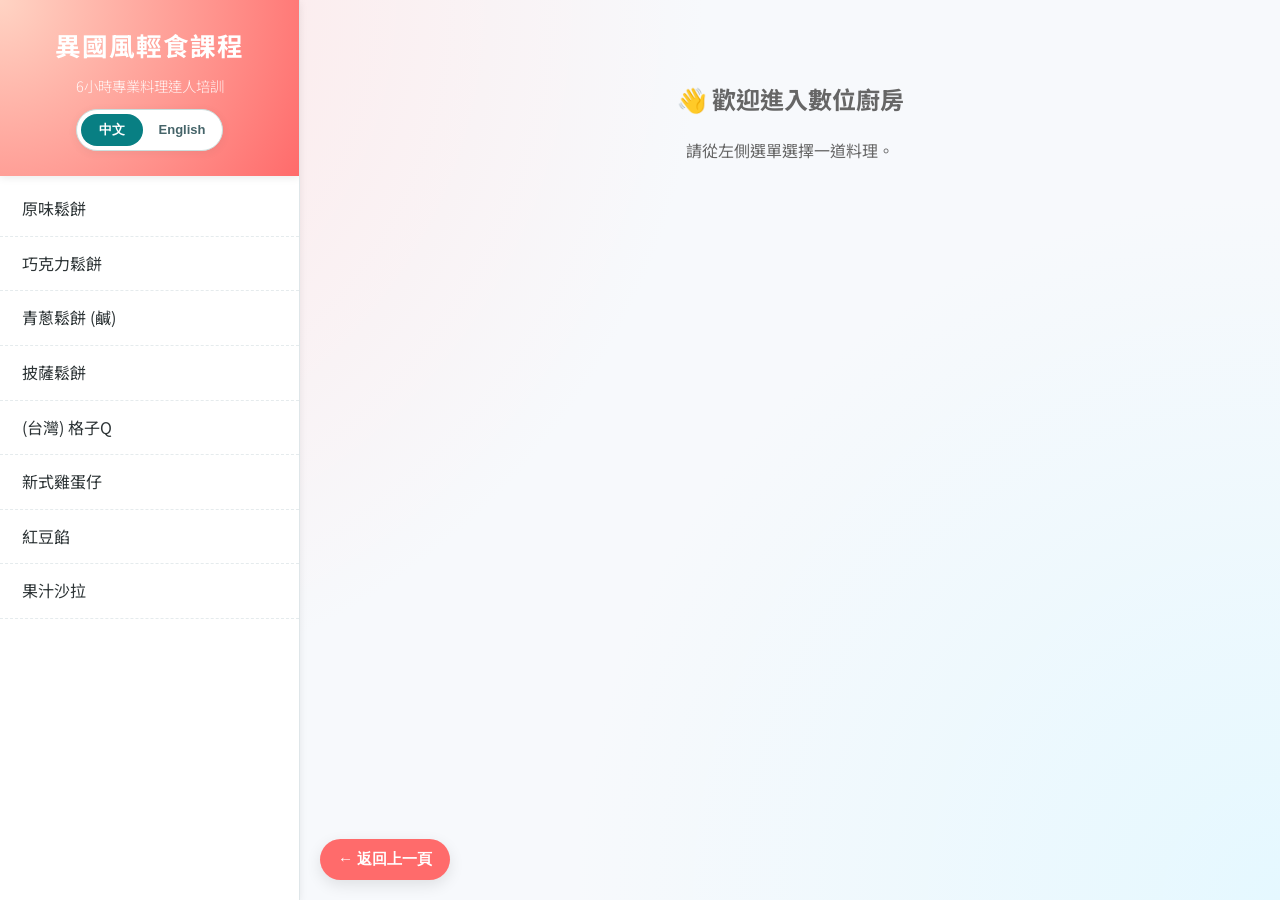
<file: 課程202511/Meal/Meal.html>
<!DOCTYPE html>
<html lang="zh-TW">
<head>
    <meta charset="UTF-8">
    <meta name="viewport" content="width=device-width, initial-scale=1.0">
    <title>異國風輕食課程 - 互動教學系統</title>
    <link href="https://fonts.googleapis.com/css2?family=Noto+Sans+TC:wght@300;400;700&display=swap" rel="stylesheet">
    <style>
        /* 基本變數 */
        :root {
            --primary: #ff6b6b; /* 上統食品Logo色系 */
            --primary-light: #ffeaea;
            --primary-dark: #cc5454;
            --secondary: #4ecdc4;
            --secondary-dark: #3aa8a0;
            --dark: #2d3436;
            --light: #f7f9fc;
            --gray: #dfe6e9;
            --text-color: #4a4a4a;
            --shadow-light: 0 2px 8px rgba(0,0,0,0.08);
            --shadow-medium: 0 5px 15px rgba(0,0,0,0.1);
        }

        /* 全局樣式 */
        body {
            font-family: 'Noto Sans TC', "Helvetica Neue", Helvetica, Arial, sans-serif;
            margin: 0;
            padding: 0;
            background:
              radial-gradient(circle at 0% 0%, #ffe5e5 0, transparent 45%),
              radial-gradient(circle at 100% 100%, #e5f8ff 0, transparent 45%),
              var(--light);
            color: var(--text-color);
            display: flex;
            height: 100vh;
            overflow: hidden;
            font-size: 16px;
            line-height: 1.6;
        }

        /* 美化捲軸 */
        ::-webkit-scrollbar { width: 8px; }
        ::-webkit-scrollbar-track { background: transparent; }
        ::-webkit-scrollbar-thumb { background: var(--gray); border-radius: 10px; }
        ::-webkit-scrollbar-thumb:hover { background: #b0b0b0; }

        /* 側邊導航 */
        .sidebar {
            width: 300px;
            background: rgba(255,255,255,0.96);
            border-right: 1px solid var(--gray);
            display: flex;
            flex-direction: column;
            overflow-y: auto;
            box-shadow: var(--shadow-light);
            z-index: 10;
            backdrop-filter: blur(8px);
        }

        .brand {
            padding: 25px 20px;
            background: radial-gradient(circle at 0 0, #ffd4c4, #ff6b6b);
            color: white;
            text-align: center;
            box-shadow: var(--shadow-light);
            position: sticky;
            top: 0;
            z-index: 2;
        }

        .brand h1 { margin: 0; font-size: 1.6rem; font-weight: 700; letter-spacing: 1px; }
        .brand p { margin: 8px 0 0; font-size: 0.9rem; opacity: 0.9; font-weight: 300; }

        .nav-list { list-style: none; padding: 6px 0 10px; margin: 0; flex-grow: 1; }

        .nav-item {
            padding: 14px 22px;
            cursor: pointer;
            border-bottom: 1px dashed rgba(223,230,233,0.8);
            transition:
              background 0.18s ease-in-out,
              border-left 0.18s ease-in-out,
              transform 0.1s ease-out,
              box-shadow 0.18s ease-in-out;
            color: var(--dark);
            font-weight: 400;
        }

        .nav-item:hover {
            background-color: #fff7f7;
            color: var(--primary-dark);
            transform: translateX(2px);
            box-shadow: 0 2px 6px rgba(0,0,0,0.06);
        }

        .nav-item.active {
            background-color: var(--primary-light);
            border-left: 6px solid var(--primary);
            font-weight: 700;
            color: var(--primary);
            box-shadow: 0 2px 8px rgba(0,0,0,0.08);
        }

        /* 主內容區 */
        .main-content {
            flex: 1;
            padding: 30px;
            overflow-y: auto;
            background-color: transparent;
        }

        /* 容器淡入特效 */
        .recipe-wrapper {
            animation: fadeInUp 0.45s ease-out;
        }

        @keyframes fadeInUp {
            from {
                opacity: 0;
                transform: translateY(12px);
            }
            to {
                opacity: 1;
                transform: translateY(0);
            }
        }

        /* 圖片區塊樣式 */
        .recipe-banner {
            width: 100%;
            height: 280px;
            background: linear-gradient(135deg, #ffe4e4, #ffe9c8);
            border-radius: 15px;
            overflow: hidden;
            margin-bottom: 30px;
            display: flex;
            align-items: center;
            justify-content: center;
            position: relative;
            box-shadow: var(--shadow-medium);
            transition: transform 0.15s ease-out, box-shadow 0.15s ease-out;
        }

        .recipe-banner::after {
            content: "";
            position: absolute;
            inset: auto 0 0 0;
            height: 60px;
            background: linear-gradient(to top, rgba(0,0,0,0.32), transparent);
            pointer-events: none;
        }

        .recipe-banner:hover {
            transform: translateY(-2px);
            box-shadow: 0 12px 28px rgba(0,0,0,0.18);
        }

        .recipe-banner img {
            width: 100%;
            height: 100%;
            object-fit: cover;
            display: block;
        }

        /* 當圖片載入失敗時顯示的文字樣式 */
        .img-placeholder-text {
            position: absolute;
            color: #fefefe;
            font-size: 1.1rem;
            font-weight: bold;
            text-align: center;
            padding: 10px 16px;
            border-radius: 999px;
            background-color: rgba(0,0,0,0.35);
            box-shadow: 0 2px 10px rgba(0,0,0,0.25);
            pointer-events: none;
        }

        .recipe-header {
            display: flex; justify-content: space-between; align-items: center;
            border-bottom: 2px solid var(--gray); padding-bottom: 25px; margin-bottom: 30px;
            gap: 16px; flex-wrap: wrap;
        }

        .recipe-title h2 { margin: 0; font-size: 2.5rem; color: var(--dark); font-weight: 700; }
        .recipe-title small { font-size: 0.9rem; color: #888; letter-spacing: 0.5px; display: block; margin-bottom: 5px; }

        .portion-control {
            background: white; padding: 10px 22px; border-radius: 30px;
            box-shadow: var(--shadow-light); display: flex; align-items: center; gap: 10px; font-weight: 400;
            border: 1px solid rgba(223,230,233,0.9);
        }

        .portion-control label { color: var(--dark); }

        .portion-control input {
            width: 70px; padding: 8px; font-size: 1.1rem; text-align: center;
            border: 1px solid var(--gray); border-radius: 8px; transition: border-color 0.2s, box-shadow 0.2s, transform 0.1s;
        }
        .portion-control input:focus {
            outline: none; border-color: var(--secondary);
            box-shadow: 0 0 0 2px rgba(78, 205, 196, 0.2);
            transform: translateY(-1px);
        }

        .grid-layout { display: grid; grid-template-columns: 1fr 2fr; gap: 30px; }

        /* 卡片通用樣式 */
        .card {
            background: rgba(255,255,255,0.96);
            padding: 30px;
            border-radius: 18px;
            box-shadow: var(--shadow-medium);
            margin-bottom: 20px;
            border: 1px solid rgba(255,255,255,0.8);
            backdrop-filter: blur(8px);
        }

        .card h3 {
            margin-top: 0; color: var(--primary);
            border-bottom: 2px solid var(--primary-light); padding-bottom: 15px; margin-bottom: 16px;
            font-size: 1.5rem; font-weight: 700;
        }

        .card .steps-card-title { display: none; } /* 隱藏舊的 H3 */

        /* 食材列表 */
        .ingredient-list { list-style: none; padding: 0; }
        .ingredient-item {
            display: flex; justify-content: space-between; padding: 10px 5px;
            border-bottom: 1px dashed var(--gray); font-size: 1.05rem;
            border-radius: 10px;
            transition: background 0.15s ease-in-out, transform 0.08s ease-out;
        }
        .ingredient-item:last-child { border-bottom: none; }
        .ingredient-item:hover {
            background: #fff7f3;
            transform: translateY(-1px);
        }
        .amount { font-weight: 700; color: var(--primary); }

        /* 步驟/影片 標籤頁樣式 START */
        .tab-buttons {
            display: flex;
            border-bottom: 2px solid var(--gray);
            margin-bottom: 20px;
        }
        .tab-button {
            background: none;
            border: none;
            padding: 10px 15px;
            margin-right: 10px;
            cursor: pointer;
            font-size: 1.05rem;
            font-weight: 600;
            color: #888;
            border-bottom: 3px solid transparent;
            transition: color 0.2s, border-bottom-color 0.2s, transform 0.1s;
        }
        .tab-button:hover:not(.active) {
            color: var(--secondary-dark);
            transform: translateY(-1px);
        }
        .tab-button.active {
            color: var(--secondary);
            border-bottom: 3px solid var(--secondary);
        }
        .tab-content {
            display: none;
            padding-top: 10px;
            max-height: calc(100vh - 450px); 
            overflow-y: auto;
        }
        .tab-content.active {
            display: block;
            animation: fadeInTab 0.3s ease-out;
        }

        @keyframes fadeInTab {
            from { opacity: 0; transform: translateY(4px); }
            to { opacity: 1; transform: translateY(0); }
        }

        /* 影片播放器容器 */
        .video-container {
            width: 100%;
            aspect-ratio: 16 / 9; 
            border-radius: 10px;
            overflow: hidden;
            box-shadow: var(--shadow-medium);
            background-color: var(--dark);
        }
        .video-container iframe {
            width: 100%;
            height: 100%;
            border: none;
        }
        .no-video-message {
            text-align: center;
            padding: 50px 20px;
            color: #888;
            background-color: #f9f9f9;
            border-radius: 10px;
            margin-top: 20px;
        }
        /* 步驟/影片 標籤頁樣式 END */

        /* 步驟項目 */
        .step-item { margin-bottom: 20px; display: flex; gap: 12px; align-items: flex-start; padding-left: 5px; }
        .step-checkbox { min-width: 24px; min-height: 24px; margin-top: 4px; cursor: pointer; accent-color: var(--secondary); transform: scale(1.05); }
        .step-content { flex: 1; line-height: 1.7; font-size: 1.05rem; color: var(--text-color); padding: 4px 6px; border-radius: 10px; transition: background 0.15s, box-shadow 0.15s, transform 0.1s; }
        .step-content label { cursor: pointer; }

        /* 勾選步驟後的效果 */
        .step-checkbox:checked + .step-content {
            background: #eafaf3;
            box-shadow: 0 2px 6px rgba(0,0,0,0.06);
            transform: translateY(-1px);
        }
        .step-checkbox:checked + .step-content label {
            text-decoration: line-through;
            color: #3aa8a0;
        }

        /* 計時器 */
        .timer-btn {
            background-color: var(--secondary); color: white; border: none; padding: 10px 20px;
            border-radius: 25px; cursor: pointer; font-weight: bold; margin-top: 12px;
            display: inline-flex; align-items: center; gap: 8px; font-size: 0.95rem;
            transition: background-color 0.2s ease-in-out, transform 0.08s ease-out, box-shadow 0.2s;
            box-shadow: 0 4px 10px rgba(78,205,196,0.35);
        }
        .timer-btn:hover { background-color: var(--secondary-dark); transform: translateY(-1px); box-shadow: 0 6px 14px rgba(58,168,160,0.4); }
        .timer-btn:active { transform: translateY(0); box-shadow: 0 2px 6px rgba(0,0,0,0.2); }
        .timer-btn.running { background-color: #ff9f43; box-shadow: 0 4px 10px rgba(255,159,67,0.4); }
        .timer-btn.running:hover { background-color: #e68e3c; }

        /* 左下角返回鍵（避開側邊欄） */
        .back-btn {
            position: fixed;
            left: 320px;     /* 側邊欄 300px，再往右 20px */
            bottom: 20px;
            z-index: 20;
            background-color: var(--primary);
            color: #fff;
            border: none;
            padding: 10px 18px;
            border-radius: 999px;
            font-size: 0.95rem;
            font-weight: 600;
            cursor: pointer;
            box-shadow: var(--shadow-medium);
            display: inline-flex;
            align-items: center;
            gap: 6px;
            transition: background-color 0.2s ease-in-out,
                        transform 0.08s ease-out,
                        box-shadow 0.2s ease-in-out;
        }

        .back-btn:hover {
            background-color: var(--primary-dark);
            transform: translateY(-1px);
            box-shadow: 0 8px 18px rgba(0,0,0,0.18);
        }

        .back-btn:active {
            transform: translateY(0);
            box-shadow: 0 3px 8px rgba(0,0,0,0.15);
        }

        /* 小螢幕時 sidebar 在上面，按鈕就回到真正左下角 */
        @media (max-width: 768px) {
            .back-btn {
                left: 20px;
                bottom: 20px;
            }
        }

        /* 響應式設計 */
        @media (max-width: 992px) {
            .grid-layout { grid-template-columns: 1fr; }
            .recipe-banner { height: 200px; }
            .tab-content { max-height: 400px; }
        }
        @media (max-width: 768px) {
            body { flex-direction: column; height: auto; overflow: auto; }
            .sidebar { width: 100%; height: auto; max-height: 150px; border-right: none; border-bottom: 1px solid var(--gray); }
            .nav-list { display: flex; overflow-x: auto; border-top: 1px solid var(--gray); }
            .nav-item { flex-shrink: 0; padding: 12px 15px; border-bottom: none; border-right: 1px solid var(--gray); text-align: center; white-space: nowrap; }
            .nav-item.active { border-left: none; border-bottom: 3px solid var(--primary); }
            .main-content { padding: 20px; }
            .tab-content { max-height: 300px; }
        }
    </style>
  <link rel="stylesheet" href="../../assets/language.css">
  <script src="../../assets/translations.js" defer></script>
  <script src="../../assets/language.js" defer></script>
</head>
<body>

    <div class="sidebar">
        <div class="brand">
            <h1>異國風輕食課程</h1>
            <p>6小時專業料理達人培訓</p>
        </div>
        <!-- 這裡原本有打錯成 </div>，順便幫你改回正確的 </ul> -->
        <ul class="nav-list" id="navList"></ul>
    </div>

    <div class="main-content">
        <div id="recipeContainer">
            <div style="text-align: center; margin-top: 50px; color: #666;">
                <h2>👋 歡迎進入數位廚房</h2>
                <p>請從左側選單選擇一道料理。</p>
            </div>
        </div>
    </div>

    <!-- 左下角返回上一頁按鈕 -->
    <button class="back-btn" onclick="history.back()">
        ← 返回上一頁
    </button>

    <script>
        // 設定圖片路徑的前綴與後綴
        const IMG_PATH = ""; 
        const IMG_EXTENSION = ".jpg"; 
        
        const recipes = [
            {
                id: 1,
                imgId: "img_01", 
                videoUrl: "https://www.youtube.com/embed/fgmPgwi7yqU", // 範例影片連結
                name: "原味鬆餅",
                category: "經典鬆餅",
                ingredients: [
                    { name: "全蛋液", base: 46, unit: "g" },
                    { name: "鮮奶", base: 135, unit: "g" },
                    { name: "鬆餅粉", base: 150, unit: "g" },
                    { name: "無塩奶油(液)", base: 15, unit: "g" }
                ],
                steps: [
                    { text: "容器中放入全蛋液，用手工打蛋器打至全蛋液發泡變白，在把鮮奶加入混勻。", timer: 0 },
                    { text: "將過篩的鬆餅粉加入第1項中，用打蛋器攪拌到無乾粉，麵糊勻稱後，加入溶解的無塩奶油稍混勻。麵糊靜置5~10分鐘。", timer: 300 },
                    { text: "鬆餅機必須先預熱，模具內上下兩面需塗抹少量(無塩奶油或乳瑪琳)，塗抹時一直維持加熱狀態。把麵糊倒入溫熱的鬆餅烤模中，等發泡稍滾加蓋，再轉鬆餅機朝下。", timer: 0 },
                    { text: "開始計時約7~8分鐘即取出成品稍冷卻用滾輪刀切割。", timer: 450 }
                ]
            },
            {
                id: 2,
                imgId: "img_02", 
                videoUrl: "", 
                name: "巧克力鬆餅",
                category: "經典鬆餅",
                ingredients: [
                    { name: "全蛋液", base: 51, unit: "g" },
                    { name: "鮮奶", base: 135, unit: "g" },
                    { name: "鬆餅粉", base: 150, unit: "g" },
                    { name: "純巧克力粉", base: 25, unit: "g" },
                    { name: "無塩奶油(液)", base: 15, unit: "g" }
                ],
                steps: [
                    { text: "全蛋液打發變白，加入鮮奶混勻。", timer: 0 },
                    { text: "加入過篩鬆餅粉攪拌無乾粉，再加入純巧克力粉拌勻。", timer: 0 },
                    { text: "加入溶解的無塩奶油。麵糊靜置 5~10 分鐘。", timer: 300 },
                    { text: "倒入預熱好的鬆餅機，烘烤約 7~8 分鐘。", timer: 450 }
                ]
            },
            {
                id: 3,
                imgId: "img_03",
                videoUrl: "",
                name: "青蔥鬆餅 (鹹)",
                category: "鹹味輕食",
                ingredients: [
                    { name: "全蛋液", base: 58, unit: "g" },
                    { name: "水", base: 90, unit: "g" },
                    { name: "特調鬆餅粉", base: 150, unit: "g" },
                    { name: "粗黑胡椒粒", base: 1.4, unit: "g" },
                    { name: "青葱末", base: 5, unit: "g" },
                    { name: "無塩奶油(液)", base: 10, unit: "g" }
                ],
                steps: [
                    { text: "全蛋液打發變白，加入水混勻。", timer: 0 },
                    { text: "加入過篩鬆餅粉攪拌無乾粉。", timer: 0 },
                    { text: "依序加入粗黑胡椒粒、青葱末拌勻。", timer: 0 },
                    { text: "加入溶解奶油。麵糊靜置 5~10 分鐘。", timer: 300 },
                    { text: "倒入預熱鬆餅機，烘烤約 7~8 分鐘。", timer: 450 }
                ]
            },
            {
                id: 4,
                imgId: "img_04",
                videoUrl: "",
                name: "披薩鬆餅",
                category: "鹹味輕食",
                ingredients: [
                    { name: "基底：鹹味麵糊", base: 1, unit: "份" },
                    { name: "泰式甜雞醬", base: 1, unit: "適量" },
                    { name: "披薩絲", base: 1, unit: "適量" },
                    { name: "義大利香料", base: 1, unit: "少許" },
                    { name: "玉米粒", base: 1, unit: "適量" }
                ],
                steps: [
                    { text: "製作鹹味鬆餅基底，鬆餅機烤約 6分30秒。", timer: 390 },
                    { text: "取出鬆餅，依序放上：泰式甜雞醬 -> 披薩絲 -> 義大利香料 -> 玉米粒 -> 披薩絲。", timer: 0 },
                    { text: "放入小烤箱，烘烤約 1分30秒 ~ 2分鐘。", timer: 105 }
                ]
            },
            {
                id: 5,
                imgId: "img_05",
                videoUrl: "",
                name: "(台灣) 格子Q",
                category: "特色口感",
                ingredients: [
                    { name: "格子Q粉", base: 333, unit: "g" },
                    { name: "全蛋液", base: 50, unit: "g" },
                    { name: "水或鮮奶", base: 230, unit: "g" },
                    { name: "沙拉油", base: 115, unit: "g" },
                    { name: "珍珠糖(選用)", base: 35, unit: "g" }
                ],
                steps: [
                    { text: "將格子Q粉過篩，加水、蛋、油混合攪拌成無顆粒麵糰。", timer: 0 },
                    { text: "可加入珍珠糖攪拌均勻。", timer: 0 },
                    { text: "鬆餅機預熱，放入麵糰 (每球約130-140g)。", timer: 0 },
                    { text: "烘烤約 4 分鐘。", timer: 240 }
                ]
            },
            {
                id: 6,
                imgId: "img_06",
                videoUrl: "",
                name: "新式雞蛋仔",
                category: "特色口感",
                ingredients: [
                    { name: "格子Q粉", base: 166, unit: "g" },
                    { name: "鬆餅粉", base: 166, unit: "g" },
                    { name: "全蛋液", base: 50, unit: "g" },
                    { name: "水或鮮奶", base: 280, unit: "g" },
                    { name: "沙拉油", base: 66, unit: "g" },
                    { name: "無鹽奶油", base: 66, unit: "g" }
                ],
                steps: [
                    { text: "兩種粉過篩，加入所有液體材料混合攪拌成無顆粒麵糊。", timer: 0 },
                    { text: "可加入珍珠糖(35g)攪拌均勻。", timer: 0 },
                    { text: "雞蛋仔機預熱至 200°C，放入麵糊 (約200-210g)。", timer: 0 },
                    { text: "烘烤約 8 分鐘。", timer: 480 }
                ]
            },
            {
                id: 7,
                imgId: "img_07",
                videoUrl: "",
                name: "紅豆餡",
                category: "配料製作",
                ingredients: [
                    { name: "熟紅豆粒", base: 600, unit: "g" },
                    { name: "二砂糖", base: 6, unit: "g" },
                    { name: "元宵粉", base: 15, unit: "g" },
                    { name: "水", base: 50, unit: "cc" }
                ],
                steps: [
                    { text: "元宵粉 (15g) + 冷水 (50cc) 混合過濾成粉水。", timer: 0 },
                    { text: "熟紅豆粒煮沸，加入粉水與二砂糖，煮沸後熄火冷卻。", timer: 0 }
                ]
            },
            {
                id: 8,
                imgId: "img_08",
                videoUrl: "",
                name: "果汁沙拉",
                category: "配料製作",
                ingredients: [
                    { name: "原味沙拉", base: 100, unit: "g" },
                    { name: "上統草莓汁", base: 20, unit: "g" }
                ],
                steps: [
                    { text: "將原味沙拉與上統草莓汁 (或任何果汁) 混合均勻即可。", timer: 0 }
                ]
            }
        ];

        let currentRecipe = null;
        let portionMultiplier = 1;
        let activeTimer = null; 

        function init() {
            renderNav();
        }

        // 渲染導航選單
        function renderNav() {
            const list = document.getElementById('navList');
            list.innerHTML = '';
            recipes.forEach(recipe => {
                const li = document.createElement('li');
                li.className = 'nav-item';
                li.textContent = recipe.name;
                li.onclick = () => loadRecipe(recipe.id);
                li.id = `nav-${recipe.id}`;
                list.appendChild(li);
            });
        }

        // 載入食譜內容
        function loadRecipe(id) {
            document.querySelectorAll('.nav-item').forEach(el => el.classList.remove('active'));
            document.getElementById(`nav-${id}`).classList.add('active');
            currentRecipe = recipes.find(r => r.id === id);
            portionMultiplier = 1;
            renderContent();
            const defaultTabBtn = document.querySelector('.tab-button');
            if(defaultTabBtn) switchTab(defaultTabBtn, 'steps');
        }

        // 處理標籤頁切換
        function switchTab(clickedButton, tabId) {
            document.querySelectorAll('.tab-button').forEach(btn => btn.classList.remove('active'));
            document.querySelectorAll('.tab-content').forEach(content => content.classList.remove('active'));
            
            clickedButton.classList.add('active');
            document.getElementById(tabId + '-content').classList.add('active');
        }

        // 渲染主內容區域
        function renderContent() {
            if (!currentRecipe) return;

            const container = document.getElementById('recipeContainer');
            const imgSrc = IMG_PATH + currentRecipe.imgId + IMG_EXTENSION;

            const ingredientsHtml = currentRecipe.ingredients.map(ing => {
                if(ing.name === "---") return '<hr style="border: none; border-top: 1px dashed var(--gray); margin: 15px 0;">';
                const amount = ing.base > 0 ? (ing.base * portionMultiplier).toFixed(1).replace('.0', '') : '';
                return `<li class="ingredient-item"><span>${ing.name}</span><span class="amount">${amount} ${ing.unit}</span></li>`;
            }).join('');

            const stepsHtml = currentRecipe.steps.map((step, index) => {
                let timerHtml = '';
                if (step.timer > 0) {
                    timerHtml = `<button class="timer-btn" onclick="toggleTimer(this, ${step.timer})">⏱ 開始計時 (${formatTime(step.timer)})</button>`;
                }
                return `
                    <div class="step-item">
                        <input type="checkbox" class="step-checkbox" id="step-${currentRecipe.id}-${index}">
                        <div class="step-content">
                            <label for="step-${currentRecipe.id}-${index}">${index + 1}. ${step.text}</label>
                            <br>${timerHtml}
                        </div>
                    </div>
                `;
            }).join('');

            let videoHtml = '';
            if (currentRecipe.videoUrl && currentRecipe.videoUrl.trim() !== '') {
                videoHtml = `
                    <div class="video-container">
                        <iframe 
                            src="${currentRecipe.videoUrl}" 
                            title="${currentRecipe.name} 教學影片" 
                            allow="accelerometer; autoplay; clipboard-write; encrypted-media; gyroscope; picture-in-picture; web-share" 
                            referrerpolicy="strict-origin-when-cross-origin" 
                            allowfullscreen>
                        </iframe>
                    </div>
                `;
            } else {
                 videoHtml = `
                    <div class="no-video-message">
                        <p>此食譜目前沒有上傳教學影片。</p>
                        <p>請將 YouTube 嵌入連結填入 JS 檔案中的 <code>videoUrl</code> 欄位。</p>
                    </div>
                `;
            }

            container.innerHTML = `
                <div class="recipe-wrapper">
                    <div class="recipe-banner">
                        <img src="${imgSrc}" alt="${currentRecipe.name}" onerror="this.onerror=null; this.style.display='none';">
                        <div class="img-placeholder-text" style="display:none;">此料理示意圖尚未設定</div>
                    </div>
                    <div class="recipe-header">
                        <div class="recipe-title">
                            <small>${currentRecipe.category}</small>
                            <h2>${currentRecipe.name}</h2>
                        </div>
                        <div class="portion-control">
                            <label>製作份量：</label>
                            <input type="number" value="${portionMultiplier}" step="0.5" min="0.5" onchange="updatePortion(this.value)">
                            <span>份</span>
                        </div>
                    </div>

                    <div class="grid-layout">
                        <div class="card">
                            <h3>📋 食材清單</h3>
                            <ul class="ingredient-list">${ingredientsHtml}</ul>
                        </div>

                        <div class="card">
                            <div class="tab-buttons">
                                <button class="tab-button" id="steps-tab" onclick="switchTab(this, 'steps')">👨‍🍳 步驟教學</button>
                                <button class="tab-button" id="video-tab" onclick="switchTab(this, 'video')">▶ 影片教學</button>
                            </div>

                            <div id="steps-content" class="tab-content">${stepsHtml}</div>
                            <div id="video-content" class="tab-content">${videoHtml}</div>
                        </div>
                    </div>
                </div>
            `;
            document.getElementById('steps-tab').click(); 
        }

        // 更新份量計算
        function updatePortion(val) {
            portionMultiplier = parseFloat(val);
            if(isNaN(portionMultiplier) || portionMultiplier < 0.1) portionMultiplier = 1;
            renderContent();
        }

        // 計時器功能
        function toggleTimer(btn, seconds) {
            const wasRunning = btn.classList.contains('running');
            if (activeTimer) {
                clearInterval(activeTimer.interval);
                activeTimer.btn.classList.remove('running');
                if (activeTimer.btn !== btn) { 
                    activeTimer.btn.textContent = `⏱ 開始計時 (${formatTime(activeTimer.originalSeconds)})`;
                }
            }

            if (wasRunning) {
                clearInterval(activeTimer.interval);
                btn.classList.remove('running');
                btn.textContent = `⏱ 重置計時 (${formatTime(seconds)})`;
                activeTimer = null;
            } else {
                let left = seconds;
                btn.classList.add('running');
                btn.textContent = `⏳ 剩餘 ${formatTime(left)}`;

                const interval = setInterval(() => {
                    left--;
                    btn.textContent = `⏳ 剩餘 ${formatTime(left)}`;
                    if (left <= 0) {
                        clearInterval(interval);
                        btn.classList.remove('running');
                        btn.textContent = "🔔 時間到！完成！";
                        alert("時間到囉！");
                        activeTimer = null;
                    }
                }, 1000);

                activeTimer = { interval: interval, btn: btn, originalSeconds: seconds };
            }
        }

        // 格式化時間顯示
        function formatTime(seconds) {
            const m = Math.floor(seconds / 60);
            const s = seconds % 60;
            const sDisplay = s > 0 ? s + '秒' : '';
            if (m === 0 && s === 0) return '0秒';
            return `${m}分${sDisplay}`;
        }
        
        // 啟動應用
        init();
    </script>
</body>
</html>
</file>
<file: assets/language.css>
/* A compact shared control, with enough room for longer English labels. */
.language-bar { display: flex; justify-content: flex-end; max-width: 960px; margin: 0 auto 24px; }
.language-switch { display: inline-flex; flex-shrink: 0; gap: 3px; padding: 4px; border: 1px solid #cbdedd; border-radius: 999px; background: #fff; box-shadow: 0 2px 10px #163f4210; }
.language-switch button { min-width: 62px; margin: 0; padding: 7px 13px; border: 0; border-radius: 999px; background: transparent; color: #456469; font: 600 13px/1.4 Arial, sans-serif; cursor: pointer; }
.language-switch button[aria-pressed="true"] { background: #087f83; color: #fff; }
.language-switch button:hover { background: #e6f3f2; color: #07666b; }
.language-switch button[aria-pressed="true"]:hover { background: #07666b; color: #fff; }
.language-switch button:focus-visible { outline: 3px solid #69a84f; outline-offset: 3px; }
.brand .language-switch { margin-top: 12px; }
html[data-language="en"] .nav-item { white-space: normal; line-height: 1.45; overflow-wrap: anywhere; }
html[data-language="en"] .recipe-header { flex-wrap: wrap; gap: 12px; }
html[data-language="en"] .portion-control { flex-wrap: wrap; }
html[data-language="en"] .mm-node { white-space: normal; max-width: 185px; line-height: 1.35; font-size: 12px; }
html[data-language="en"] .mm-center-node { max-width: 130px; }
@media (max-width: 768px) {
  .language-bar { margin-bottom: 16px; }
  .brand .language-switch { margin-top: 8px; }
  html[data-language="en"] .nav-list { white-space: normal; }
  html[data-language="en"] .nav-item { min-width: 160px; }
}
.navbar { gap: 16px; flex-wrap: wrap; }
.navbar nav { margin-left: auto; }
.navbar > .language-switch { margin-left: 8px; }
@media (max-width: 600px) {
  .navbar { padding: 14px 18px; gap: 12px; }
  .navbar .logo { font-size: 20px; }
  .navbar nav { order: 3; width: 100%; margin: 0; }
  .navbar nav a { margin: 0 18px 0 0; }
  .navbar > .language-switch { margin-left: auto; }
}
.ingredient-item { gap: 12px; }
.ingredient-item > span:first-child { min-width: 0; }
.ingredient-item .amount { flex-shrink: 0; white-space: nowrap; }
@media (max-width: 768px) {
  .sidebar { max-height: none; height: auto; flex-shrink: 0; overflow: visible; }
  .sidebar .brand { position: static; padding: 16px; }
  .sidebar .brand h1 { font-size: 19px; letter-spacing: 0; }
  .sidebar .brand p { font-size: 12px; }
  .sidebar .nav-list { min-height: 64px; max-height: 120px; overflow-x: auto; flex-shrink: 0; }
  #mm-wrapper { overflow: auto; }
  #mm-canvas-container { min-width: 1000px; min-height: 820px; }
}
.sidebar { box-sizing: border-box; }
.main-content { min-width: 0; }
#mm-wrapper { overflow: auto; }
#mm-canvas-container { min-width: 1100px; min-height: 1000px; }
.mm-node { box-sizing: border-box; }
html[data-language="en"] .mm-sub-node { max-width: 165px; font-size: 12px; }
@media (max-width: 768px) {
  .back-btn { position: static; align-self: flex-start; margin: 0 20px 24px; }
  .tab-content { max-height: none; }
}
#mm-instruction { top: 110px; pointer-events: none; font-size: 12px; }
</file>
